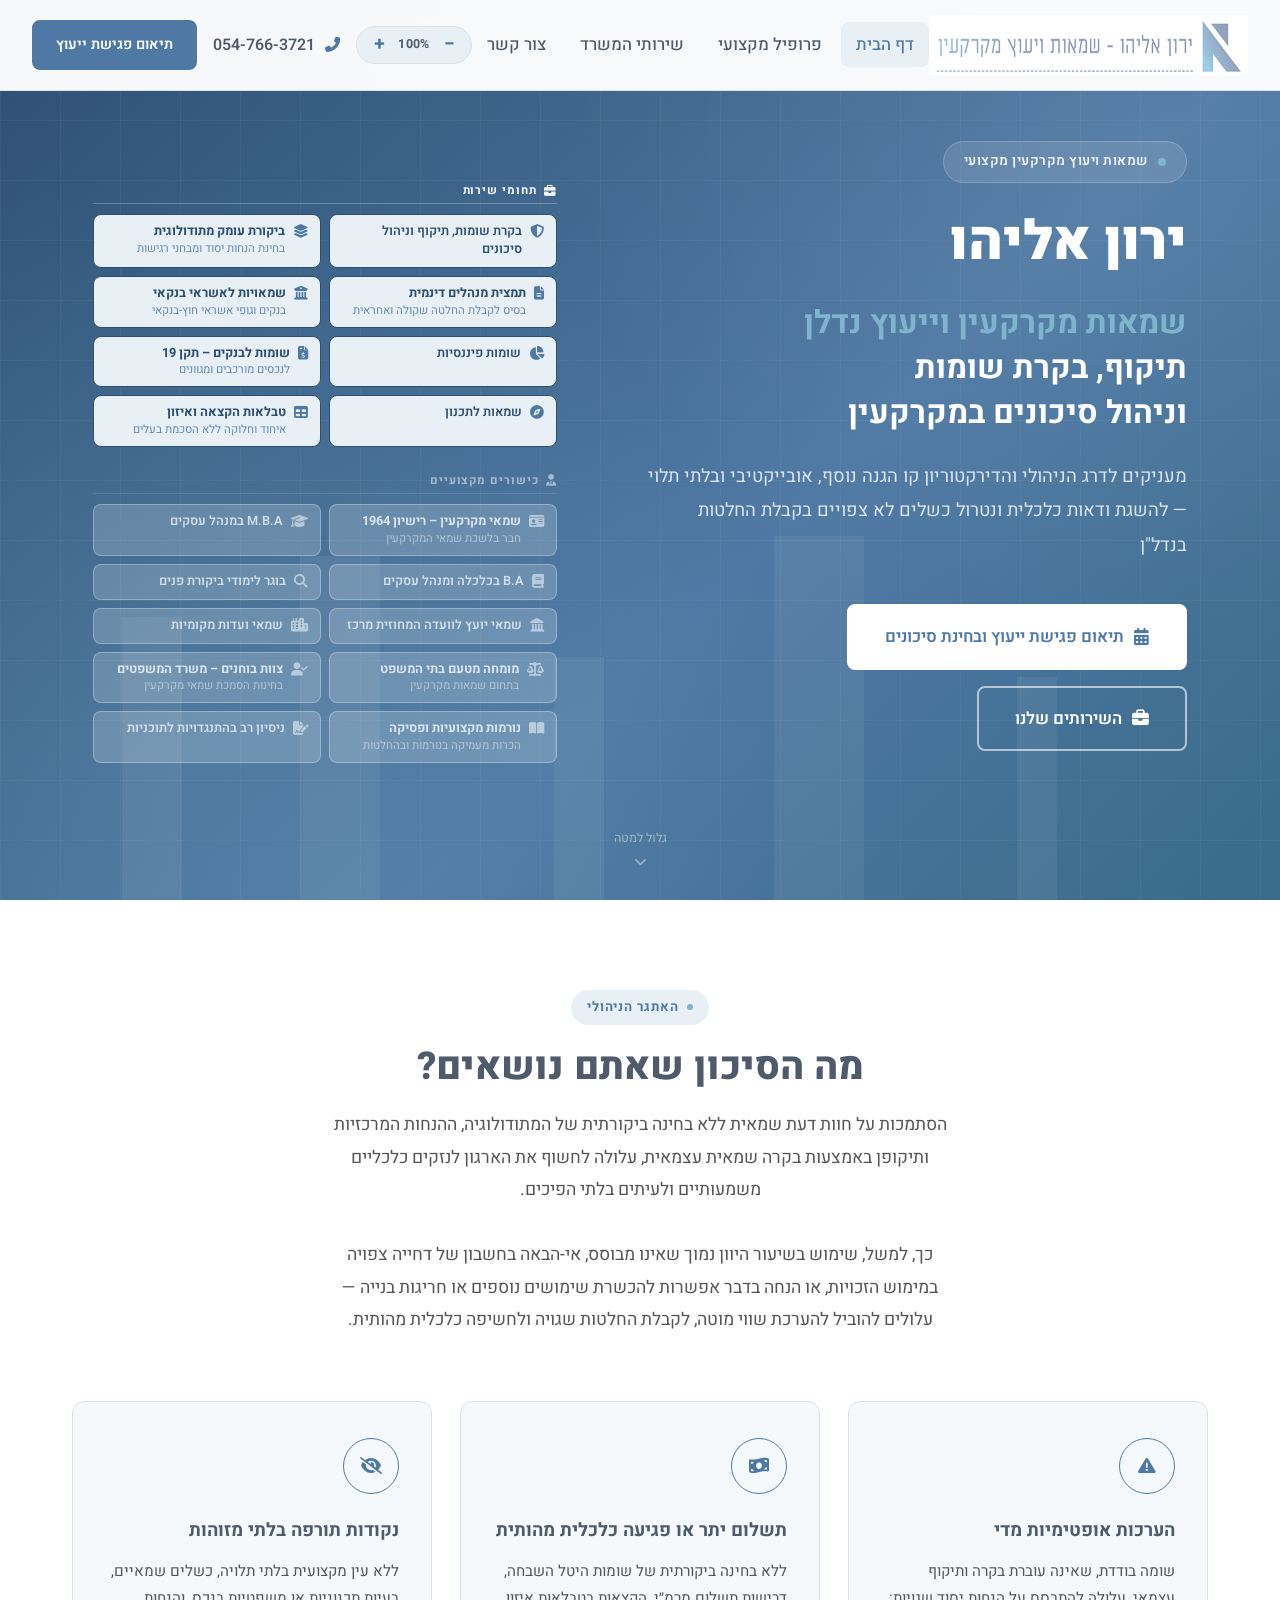
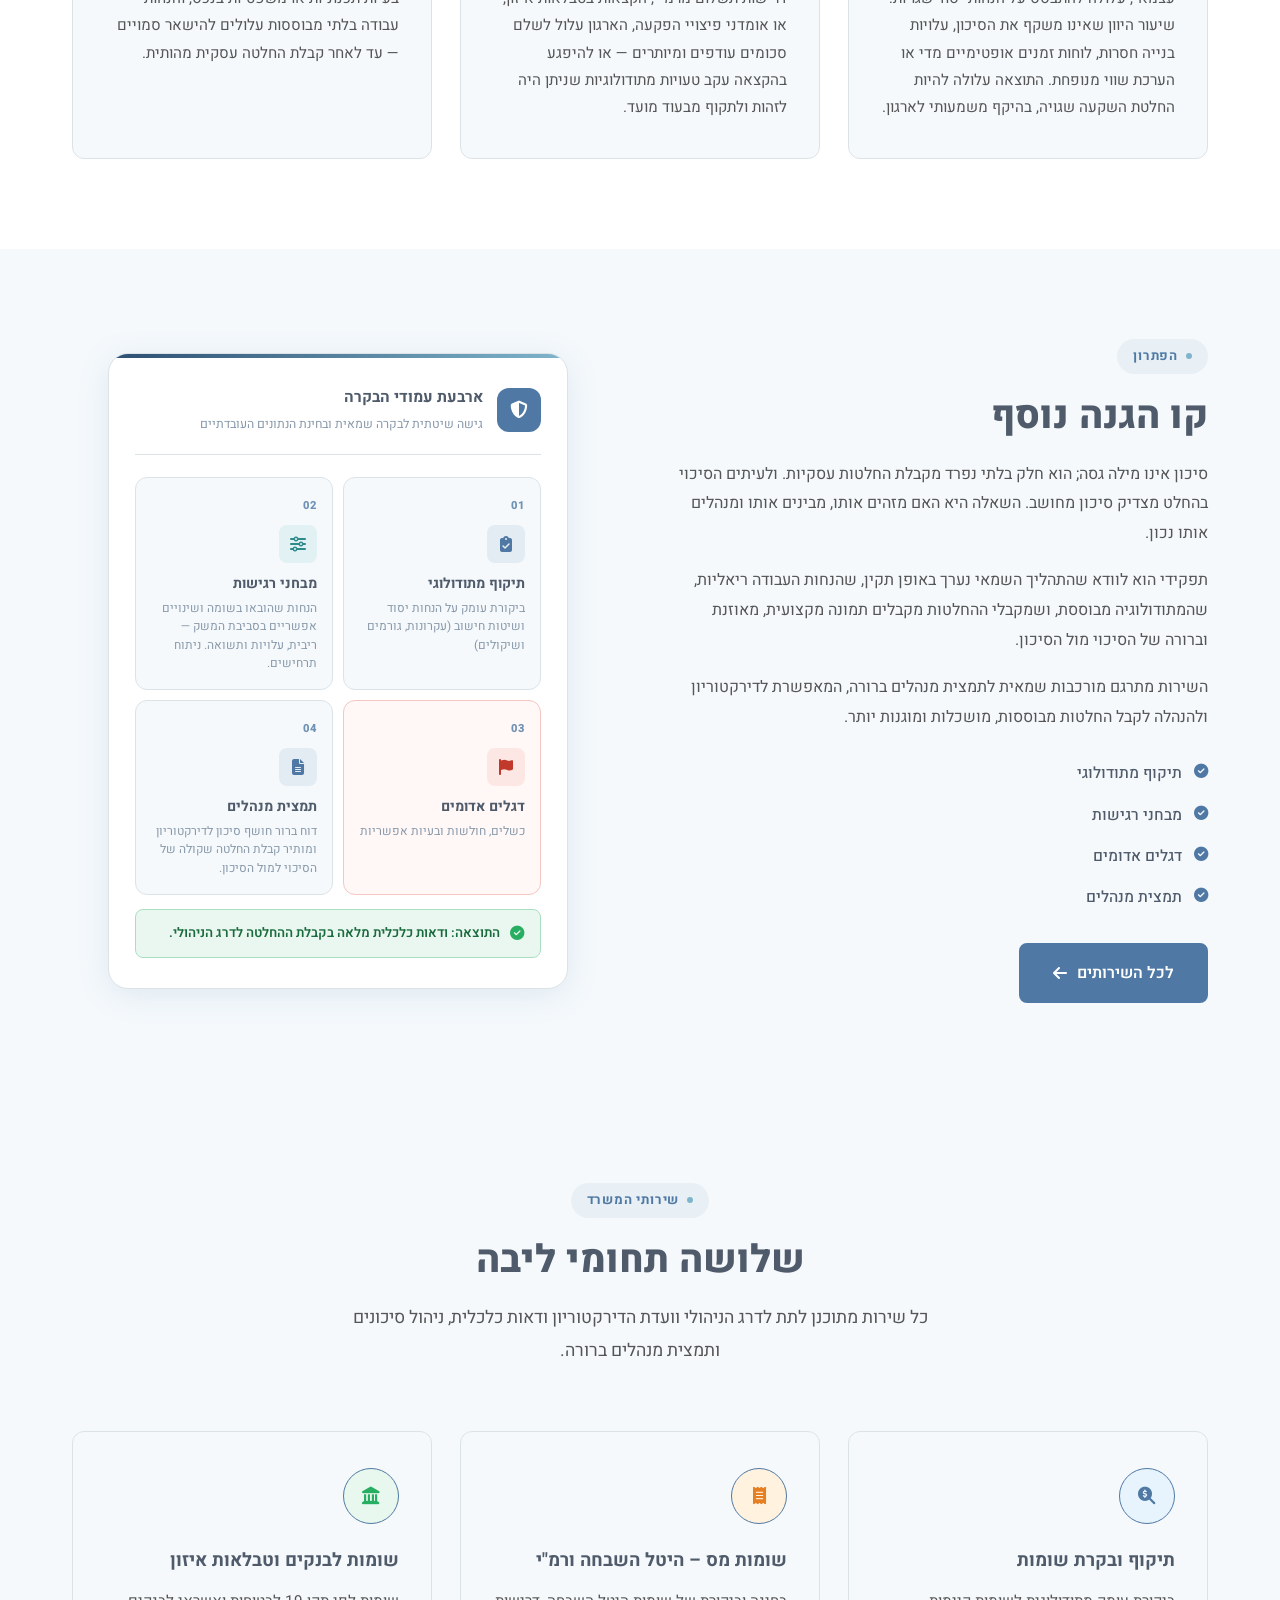
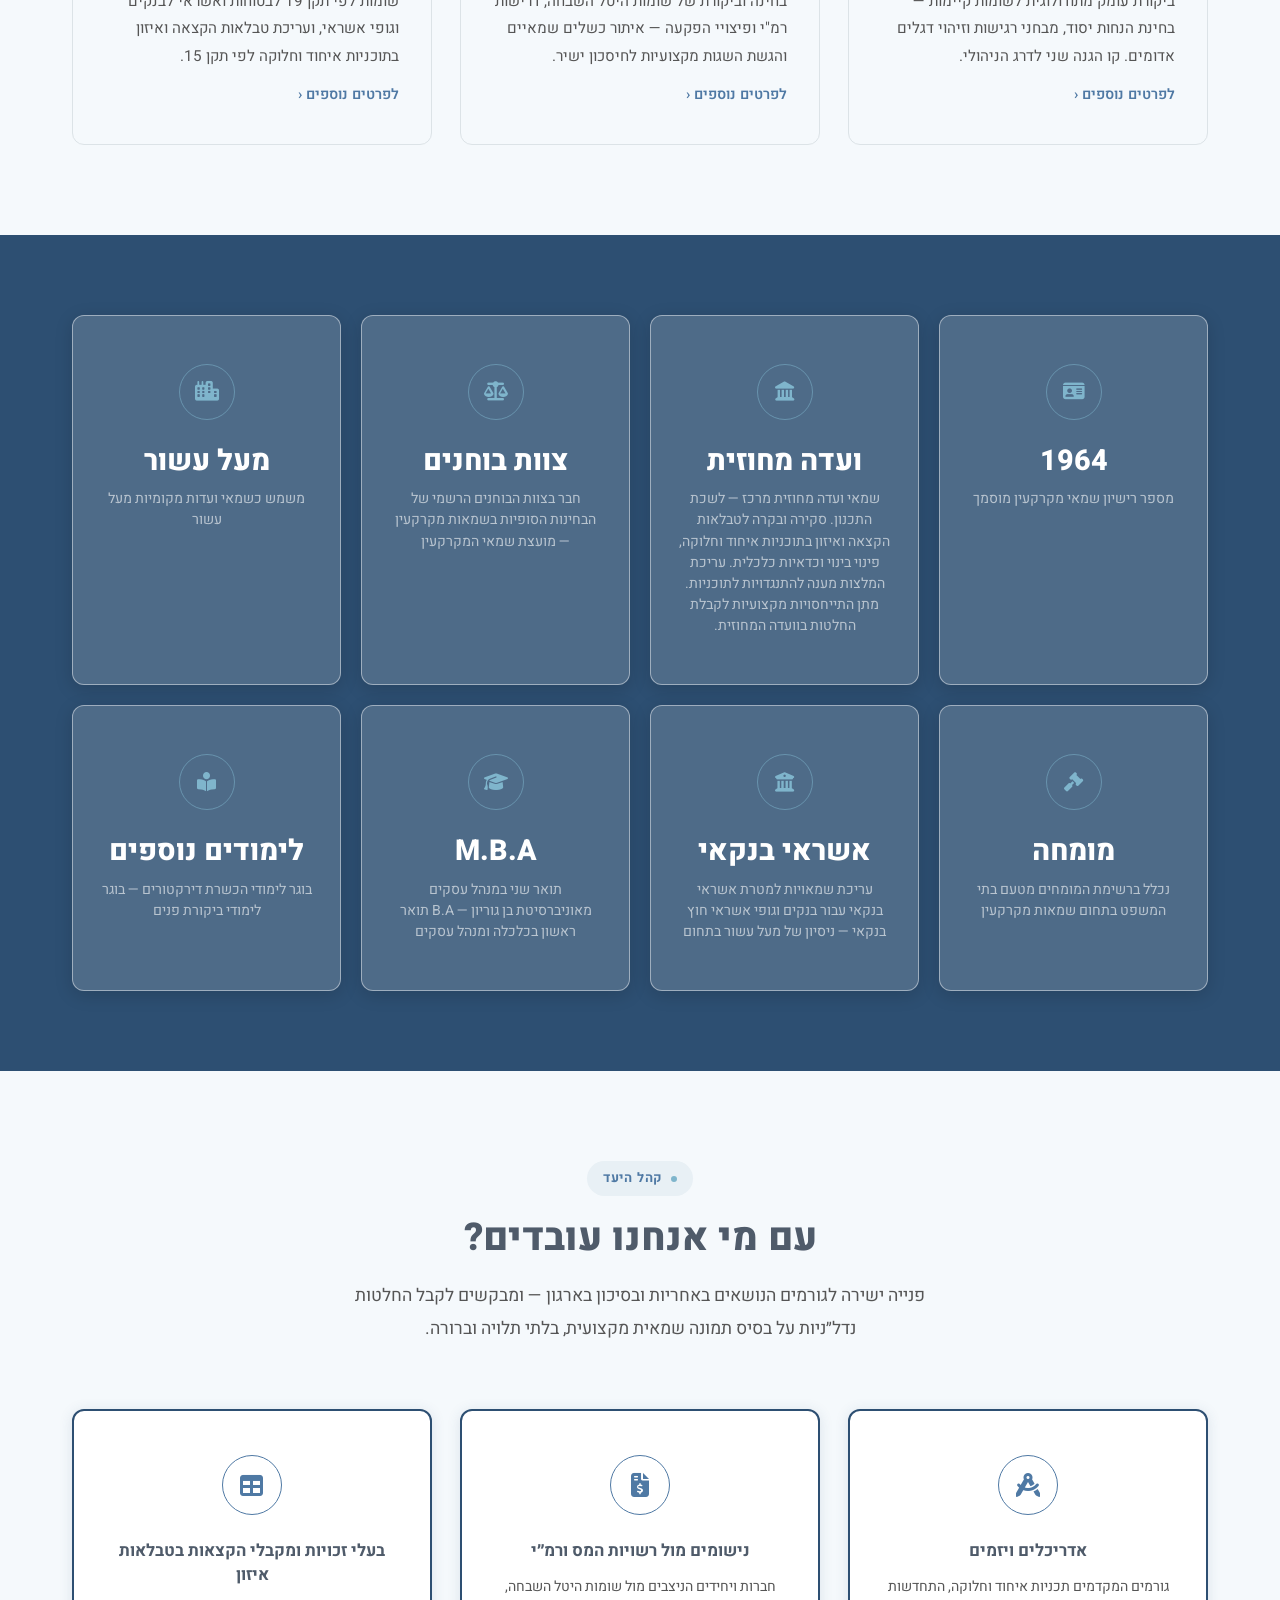
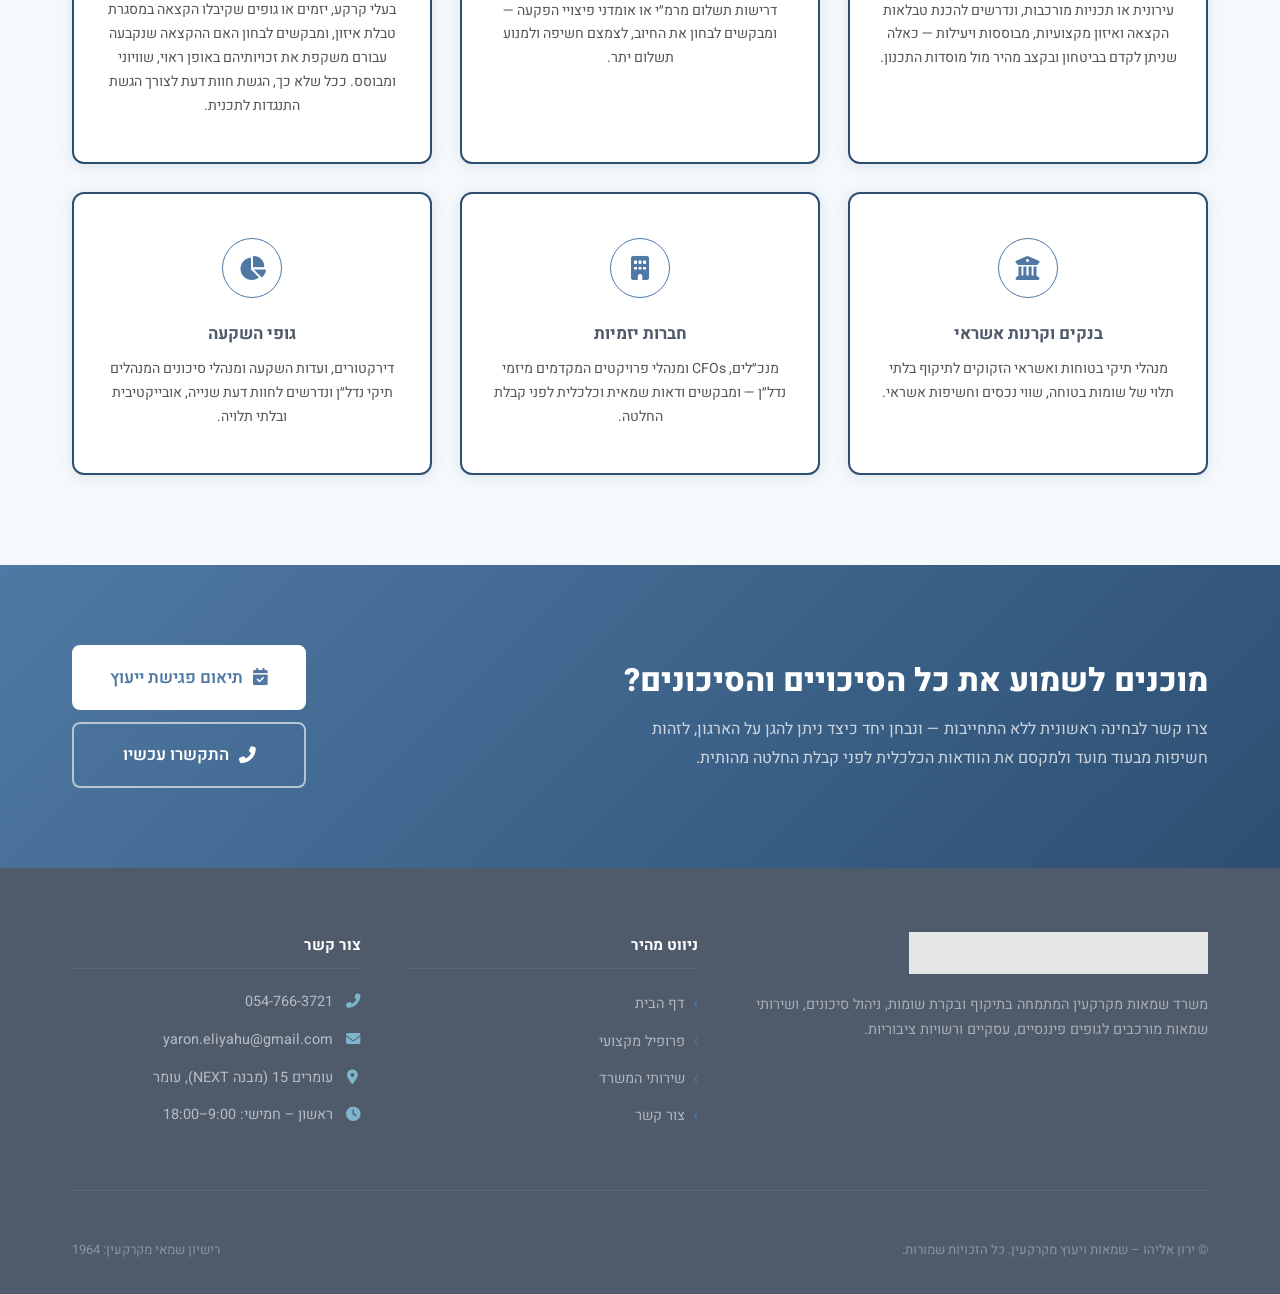
<file: index.html>
<!DOCTYPE html>
<html lang="he" dir="rtl">
<head>
  <meta charset="UTF-8">
  <meta name="viewport" content="width=device-width, initial-scale=1.0">
  <title>ירון אליהו – שמאות ויעוץ מקרקעין | תיקוף ובקרת שומות וניהול סיכונים</title>
  <meta name="description" content="ירון אליהו – שמאי מקרקעין מוסמך. תיקוף ובקרת שומות, ניהול סיכונים, שומות לבנקים ומוסדות פיננסיים. קו הגנה נוסף לדרג הניהולי והדירקטוריון.">
  <link rel="stylesheet" href="style.css">
  <link href="https://fonts.googleapis.com/css2?family=Heebo:wght@300;400;500;600;700;800;900&display=swap" rel="stylesheet">
  <link rel="stylesheet" href="https://cdnjs.cloudflare.com/ajax/libs/font-awesome/6.4.2/css/all.min.css">
</head>
<body>

  <!-- ===== Navigation ===== -->
  <nav class="navbar" id="navbar">
    <div class="container navbar-inner">
      <a href="index.html" class="navbar-logo">
        <img src="LOGO.png" alt="ירון אליהו שמאות ויעוץ מקרקעין">
      </a>
      <ul class="navbar-links">
        <li><a href="index.html" class="active">דף הבית</a></li>
        <li><a href="about.html">פרופיל מקצועי</a></li>
        <li><a href="services.html">שירותי המשרד</a></li>
        <li><a href="contact.html">צור קשר</a></li>
      </ul>
      <div class="navbar-actions">
        <div class="zoom-controls">
          <button class="zoom-btn" id="zoomOut" aria-label="הקטן">−</button>
          <span class="zoom-level" id="zoomLevel">100%</span>
          <button class="zoom-btn" id="zoomIn" aria-label="הגדל">+</button>
        </div>
        <a href="tel:054-766-3721" class="navbar-phone">
          <i class="fas fa-phone-alt"></i>
          054-766-3721
        </a>
        <a href="contact.html" class="btn btn-primary btn-sm">תיאום פגישת ייעוץ</a>
      </div>
      <button class="hamburger" id="hamburger" aria-label="תפריט">
        <span></span><span></span><span></span>
      </button>
    </div>
  </nav>

  <!-- Mobile Menu -->
  <div class="mobile-menu" id="mobileMenu">
    <a href="index.html">דף הבית</a>
    <a href="about.html">פרופיל מקצועי</a>
    <a href="services.html">שירותי המשרד</a>
    <a href="contact.html">צור קשר</a>
    <a href="contact.html" class="btn btn-primary">תיאום פגישת ייעוץ</a>
  </div>

  <!-- ===== Hero Section ===== -->
  <section class="hero">
    <div class="hero-grid"></div>
    <div class="hero-buildings"></div>
    <div class="container hero-inner">

      <!-- Right: Main Content -->
      <div class="hero-content">
        <div class="hero-tag animate-in">
          <span class="dot"></span>
          שמאות ויעוץ מקרקעין מקצועי
        </div>
        <h1 class="hero-title animate-in delay-1">ירון אליהו</h1>
        <h2 class="hero-tagline animate-in delay-2">
          <span class="text-accent">שמאות מקרקעין וייעוץ נדלן</span><br>
          תיקוף, בקרת שומות<br>
          וניהול סיכונים במקרקעין
        </h2>
        <p class="hero-subtitle animate-in delay-3">
          מעניקים לדרג הניהולי והדירקטוריון קו הגנה נוסף, אובייקטיבי ובלתי תלוי — להשגת ודאות כלכלית ונטרול כשלים לא צפויים בקבלת החלטות בנדל"ן
        </p>
        <div class="hero-actions animate-in delay-3">
          <a href="contact.html" class="btn btn-white btn-lg">
            <i class="fas fa-calendar-alt"></i>
            תיאום פגישת ייעוץ ובחינת סיכונים
          </a>
          <a href="services.html" class="btn btn-outline-white btn-lg">
            <i class="fas fa-briefcase"></i>
            השירותים שלנו
          </a>
        </div>
      </div>

      <!-- Left: Credentials Grid -->
      <div class="hero-visual">
        <div class="hero-badges animate-in delay-2">

          <!-- Group: Services (top) -->
          <div class="hero-badge-group">
            <div class="badge-group-label">
              <i class="fas fa-briefcase"></i>
              <span>תחומי שירות</span>
            </div>
            <div class="hero-badge-grid">
              <div class="badge">
                <i class="fas fa-shield-alt"></i>
                <span>בקרת שומות, תיקוף וניהול סיכונים</span>
              </div>
              <div class="badge">
                <i class="fas fa-layer-group"></i>
                <div class="badge-body"><strong>ביקורת עומק מתודולוגית</strong><small>בחינת הנחות יסוד ומבחני רגישות</small></div>
              </div>
              <div class="badge">
                <i class="fas fa-file-lines"></i>
                <div class="badge-body"><strong>תמצית מנהלים דינמית</strong><small>בסיס לקבלת החלטה שקולה ואחראית</small></div>
              </div>
              <div class="badge">
                <i class="fas fa-university"></i>
                <div class="badge-body"><strong>שמאויות לאשראי בנקאי</strong><small>בנקים וגופי אשראי חוץ-בנקאי</small></div>
              </div>
              <div class="badge">
                <i class="fas fa-chart-pie"></i>
                <span>שומות פיננסיות</span>
              </div>
              <div class="badge">
                <i class="fas fa-file-invoice-dollar"></i>
                <div class="badge-body"><strong>שומות לבנקים – תקן 19</strong><small>לנכסים מורכבים ומגוונים</small></div>
              </div>
              <div class="badge">
                <i class="fas fa-compass"></i>
                <span>שמאות לתכנון</span>
              </div>
              <div class="badge">
                <i class="fas fa-table"></i>
                <div class="badge-body"><strong>טבלאות הקצאה ואיזון</strong><small>איחוד וחלוקה ללא הסכמת בעלים</small></div>
              </div>
            </div>
          </div>

          <!-- Group: Credentials (bottom) -->
          <div class="hero-badge-group">
            <div class="badge-group-label badge-group-label--credentials">
              <i class="fas fa-user-tie"></i>
              <span>כישורים מקצועיים</span>
            </div>
            <div class="hero-badge-grid">
              <div class="badge badge--credential">
                <i class="fas fa-id-card"></i>
                <div class="badge-body"><strong>שמאי מקרקעין – רישיון 1964</strong><small>חבר בלשכת שמאי המקרקעין</small></div>
              </div>
              <div class="badge badge--credential">
                <i class="fas fa-graduation-cap"></i>
                <span>M.B.A במנהל עסקים</span>
              </div>
              <div class="badge badge--credential">
                <i class="fas fa-book"></i>
                <span>B.A בכלכלה ומנהל עסקים</span>
              </div>
              <div class="badge badge--credential">
                <i class="fas fa-search"></i>
                <span>בוגר לימודי ביקורת פנים</span>
              </div>
              <div class="badge badge--credential">
                <i class="fas fa-landmark"></i>
                <span>שמאי יועץ לוועדה המחוזית מרכז</span>
              </div>
              <div class="badge badge--credential">
                <i class="fas fa-city"></i>
                <span>שמאי ועדות מקומיות</span>
              </div>
              <div class="badge badge--credential">
                <i class="fas fa-balance-scale"></i>
                <div class="badge-body"><strong>מומחה מטעם בתי המשפט</strong><small>בתחום שמאות מקרקעין</small></div>
              </div>
              <div class="badge badge--credential">
                <i class="fas fa-user-check"></i>
                <div class="badge-body"><strong>צוות בוחנים – משרד המשפטים</strong><small>בחינות הסמכת שמאי מקרקעין</small></div>
              </div>
              <div class="badge badge--credential">
                <i class="fas fa-book-open"></i>
                <div class="badge-body"><strong>נורמות מקצועיות ופסיקה</strong><small>הכרות מעמיקה בנורמות ובהחלטות</small></div>
              </div>
              <div class="badge badge--credential">
                <i class="fas fa-file-signature"></i>
                <span>ניסיון רב בהתנגדויות לתוכניות</span>
              </div>
            </div>
          </div>

        </div>
      </div>

    </div>
    <div class="hero-scroll">
      <div class="scroll-indicator">
        <span>גלול למטה</span>
        <i class="fas fa-chevron-down"></i>
      </div>
    </div>
  </section>

  <!-- ===== Problem Section ===== -->
  <section class="problem-section">
    <div class="container">
      <div class="section-header animate-in">
        <div class="section-tag">האתגר הניהולי</div>
        <h2 class="section-title">מה הסיכון שאתם נושאים?</h2>
        <p class="section-subtitle">הסתמכות על חוות דעת שמאית ללא בחינה ביקורתית של המתודולוגיה, ההנחות המרכזיות ותיקופן באמצעות בקרה שמאית עצמאית, עלולה לחשוף את הארגון לנזקים כלכליים משמעותיים ולעיתים בלתי הפיכים.<br><br>כך, למשל, שימוש בשיעור היוון נמוך שאינו מבוסס, אי-הבאה בחשבון של דחייה צפויה במימוש הזכויות, או הנחה בדבר אפשרות להכשרת שימושים נוספים או חריגות בנייה — עלולים להוביל להערכת שווי מוטה, לקבלת החלטות שגויה ולחשיפה כלכלית מהותית.</p>
      </div>
      <div class="problems-grid">
        <div class="problem-card animate-in delay-1">
          <div class="problem-icon">
            <i class="fas fa-exclamation-triangle"></i>
          </div>
          <h3>הערכות אופטימיות מדי</h3>
          <p>שומה בודדת, שאינה עוברת בקרה ותיקוף עצמאי, עלולה להתבסס על הנחות יסוד שגויות: שיעור היוון שאינו משקף את הסיכון, עלויות בנייה חסרות, לוחות זמנים אופטימיים מדי או הערכת שווי מנופחת. התוצאה עלולה להיות החלטת השקעה שגויה, בהיקף משמעותי לארגון.</p>
        </div>
        <div class="problem-card animate-in delay-2">
          <div class="problem-icon">
            <i class="fas fa-money-bill-wave"></i>
          </div>
          <h3>תשלום יתר או פגיעה כלכלית מהותית</h3>
          <p>ללא בחינה ביקורתית של שומות היטל השבחה, דרישות תשלום מרמ״י, הקצאות בטבלאות איזון, או אומדני פיצויי הפקעה, הארגון עלול לשלם סכומים עודפים ומיותרים — או להיפגע בהקצאה עקב טעויות מתודולוגיות שניתן היה לזהות ולתקוף מבעוד מועד.</p>
        </div>
        <div class="problem-card animate-in delay-3">
          <div class="problem-icon">
            <i class="fas fa-eye-slash"></i>
          </div>
          <h3>נקודות תורפה בלתי מזוהות</h3>
          <p>ללא עין מקצועית בלתי תלויה, כשלים שמאיים, בעיות תכנוניות או משפטיות בנכס, והנחות עבודה בלתי מבוססות עלולים להישאר סמויים — עד לאחר קבלת החלטה עסקית מהותית.</p>
        </div>
      </div>
    </div>
  </section>

  <!-- ===== Solution Section ===== -->
  <section class="solution-section">
    <div class="container">
      <div class="solution-inner">
        <!-- Content -->
        <div class="solution-content animate-in">
          <div class="section-tag">הפתרון</div>
          <h2 class="section-title">קו הגנה נוסף</h2>
          <p class="solution-text">סיכון אינו מילה גסה; הוא חלק בלתי נפרד מקבלת החלטות עסקיות. ולעיתים הסיכוי בהחלט מצדיק סיכון מחושב. השאלה היא האם מזהים אותו, מבינים אותו ומנהלים אותו נכון.</p>
          <p class="solution-text">תפקידי הוא לוודא שהתהליך השמאי נערך באופן תקין, שהנחות העבודה ריאליות, שהמתודולוגיה מבוססת, ושמקבלי ההחלטות מקבלים תמונה מקצועית, מאוזנת וברורה של הסיכוי מול הסיכון.</p>
          <p class="solution-text">השירות מתרגם מורכבות שמאית לתמצית מנהלים ברורה, המאפשרת לדירקטוריון ולהנהלה לקבל החלטות מבוססות, מושכלות ומוגנות יותר.</p>
          <div class="solution-points">
            <div class="solution-point">
              <i class="fas fa-check-circle"></i>
              <span>תיקוף מתודולוגי</span>
            </div>
            <div class="solution-point">
              <i class="fas fa-check-circle"></i>
              <span>מבחני רגישות</span>
            </div>
            <div class="solution-point">
              <i class="fas fa-check-circle"></i>
              <span>דגלים אדומים</span>
            </div>
            <div class="solution-point">
              <i class="fas fa-check-circle"></i>
              <span>תמצית מנהלים</span>
            </div>
          </div>
          <a href="services.html" class="btn btn-primary">
            לכל השירותים
            <i class="fas fa-arrow-left"></i>
          </a>
        </div>

        <!-- Visual Diagram -->
        <div class="solution-visual animate-in delay-2">
          <div class="method-showcase">

            <div class="ms-header">
              <div class="ms-header-icon"><i class="fas fa-shield-alt"></i></div>
              <div>
                <div class="ms-title">ארבעת עמודי הבקרה</div>
                <div class="ms-subtitle">גישה שיטתית לבקרה שמאית ובחינת הנתונים העובדתיים</div>
              </div>
            </div>

            <div class="ms-grid">
              <div class="ms-item">
                <div class="ms-item-num">01</div>
                <div class="ms-item-icon-wrap ms-icon-blue"><i class="fas fa-clipboard-check"></i></div>
                <div class="ms-item-title">תיקוף מתודולוגי</div>
                <div class="ms-item-desc">ביקורת עומק על הנחות יסוד ושיטות חישוב (עקרונות, גורמים ושיקולים)</div>
              </div>
              <div class="ms-item">
                <div class="ms-item-num">02</div>
                <div class="ms-item-icon-wrap ms-icon-teal"><i class="fas fa-sliders"></i></div>
                <div class="ms-item-title">מבחני רגישות</div>
                <div class="ms-item-desc">הנחות שהובאו בשומה ושינויים אפשריים בסביבת המשק — ריבית, עלויות ותשואה. ניתוח תרחישים.</div>
              </div>
              <div class="ms-item ms-item-alert">
                <div class="ms-item-num">03</div>
                <div class="ms-item-icon-wrap ms-icon-red"><i class="fas fa-flag"></i></div>
                <div class="ms-item-title">דגלים אדומים</div>
                <div class="ms-item-desc">כשלים, חולשות ובעיות אפשריות</div>
              </div>
              <div class="ms-item">
                <div class="ms-item-num">04</div>
                <div class="ms-item-icon-wrap ms-icon-blue"><i class="fas fa-file-lines"></i></div>
                <div class="ms-item-title">תמצית מנהלים</div>
                <div class="ms-item-desc">דוח ברור חושף סיכון לדירקטוריון ומותיר קבלת החלטה שקולה של הסיכוי למול הסיכון.</div>
              </div>
            </div>

            <div class="ms-footer">
              <i class="fas fa-check-circle"></i>
              <span>התוצאה: ודאות כלכלית מלאה בקבלת ההחלטה לדרג הניהולי.</span>
            </div>

          </div>
        </div>
      </div>
    </div>
  </section>

  <!-- ===== Services Section ===== -->
  <section class="services-intro" style="background:var(--bg-light);">
    <div class="container">
      <div class="section-header animate-in">
        <div class="section-tag">שירותי המשרד</div>
        <h2 class="section-title">שלושה תחומי ליבה</h2>
        <p class="section-subtitle">כל שירות מתוכנן לתת לדרג הניהולי וועדת הדירקטוריון ודאות כלכלית, ניהול סיכונים ותמצית מנהלים ברורה.</p>
      </div>
      <div class="problems-grid">
        <a href="services.html#service1" class="problem-card animate-in delay-1" style="text-decoration:none; cursor:pointer; display:block;">
          <div class="problem-icon" style="background:#E8F4FD; color:var(--primary-dark);">
            <i class="fas fa-search-dollar"></i>
          </div>
          <h3>תיקוף ובקרת שומות</h3>
          <p>ביקורת עומק מתודולוגית לשומות קיימות — בחינת הנחות יסוד, מבחני רגישות וזיהוי דגלים אדומים. קו הגנה שני לדרג הניהולי.</p>
          <p style="margin-top:12px; font-weight:600; color:var(--primary-dark); font-size:0.9rem;">לפרטים נוספים ‹</p>
        </a>
        <a href="services.html#service2" class="problem-card animate-in delay-2" style="text-decoration:none; cursor:pointer; display:block;">
          <div class="problem-icon" style="background:#FFF3E0; color:#E67E22;">
            <i class="fas fa-receipt"></i>
          </div>
          <h3>שומות מס – היטל השבחה ורמ"י</h3>
          <p>בחינה וביקורת של שומות היטל השבחה, דרישות רמ"י ופיצויי הפקעה — איתור כשלים שמאיים והגשת השגות מקצועיות לחיסכון ישיר.</p>
          <p style="margin-top:12px; font-weight:600; color:var(--primary-dark); font-size:0.9rem;">לפרטים נוספים ‹</p>
        </a>
        <a href="services.html#service3" class="problem-card animate-in delay-3" style="text-decoration:none; cursor:pointer; display:block;">
          <div class="problem-icon" style="background:#E8F8EF; color:#27AE60;">
            <i class="fas fa-landmark"></i>
          </div>
          <h3>שומות לבנקים וטבלאות איזון</h3>
          <p>שומות לפי תקן 19 לבטוחות ואשראי לבנקים וגופי אשראי, ועריכת טבלאות הקצאה ואיזון בתוכניות איחוד וחלוקה לפי תקן 15.</p>
          <p style="margin-top:12px; font-weight:600; color:var(--primary-dark); font-size:0.9rem;">לפרטים נוספים ‹</p>
        </a>
      </div>
    </div>
  </section>

  <!-- ===== Stats Section ===== -->
  <section class="stats-section">
    <div class="container">
      <div class="stats-grid stats-grid--wide">
        <div class="stat-item animate-in">
          <div class="stat-icon">
            <i class="fas fa-id-card"></i>
          </div>
          <div class="stat-number">1964</div>
          <div class="stat-label">מספר רישיון שמאי מקרקעין מוסמך</div>
        </div>
        <div class="stat-item animate-in delay-1">
          <div class="stat-icon">
            <i class="fas fa-landmark"></i>
          </div>
          <div class="stat-number">ועדה מחוזית</div>
          <div class="stat-label">שמאי ועדה מחוזית מרכז — לשכת התכנון. סקירה ובקרה לטבלאות הקצאה ואיזון בתוכניות איחוד וחלוקה, פינוי בינוי וכדאיות כלכלית. עריכת המלצות מענה להתנגדויות לתוכניות. מתן התייחסויות מקצועיות לקבלת החלטות בוועדה המחוזית.</div>
        </div>
        <div class="stat-item animate-in delay-2">
          <div class="stat-icon">
            <i class="fas fa-balance-scale"></i>
          </div>
          <div class="stat-number">צוות בוחנים</div>
          <div class="stat-label">חבר בצוות הבוחנים הרשמי של הבחינות הסופיות בשמאות מקרקעין — מועצת שמאי המקרקעין</div>
        </div>
        <div class="stat-item animate-in delay-3">
          <div class="stat-icon">
            <i class="fas fa-city"></i>
          </div>
          <div class="stat-number">מעל עשור</div>
          <div class="stat-label">משמש כשמאי ועדות מקומיות מעל עשור</div>
        </div>
        <div class="stat-item animate-in">
          <div class="stat-icon">
            <i class="fas fa-gavel"></i>
          </div>
          <div class="stat-number">מומחה</div>
          <div class="stat-label">נכלל ברשימת המומחים מטעם בתי המשפט בתחום שמאות מקרקעין</div>
        </div>
        <div class="stat-item animate-in delay-1">
          <div class="stat-icon">
            <i class="fas fa-university"></i>
          </div>
          <div class="stat-number">אשראי בנקאי</div>
          <div class="stat-label">עריכת שמאויות למטרת אשראי בנקאי עבור בנקים וגופי אשראי חוץ בנקאי — ניסיון של מעל עשור בתחום</div>
        </div>
        <div class="stat-item animate-in delay-2">
          <div class="stat-icon">
            <i class="fas fa-graduation-cap"></i>
          </div>
          <div class="stat-number">M.B.A</div>
          <div class="stat-label">תואר שני במנהל עסקים מאוניברסיטת בן גוריון — B.A תואר ראשון בכלכלה ומנהל עסקים</div>
        </div>
        <div class="stat-item animate-in delay-3">
          <div class="stat-icon">
            <i class="fas fa-book-reader"></i>
          </div>
          <div class="stat-number">לימודים נוספים</div>
          <div class="stat-label">בוגר לימודי הכשרת דירקטורים — בוגר לימודי ביקורת פנים</div>
        </div>
      </div>
    </div>
  </section>

  <!-- ===== Audience Section ===== -->
  <section class="audience-section">
    <div class="container">
      <div class="section-header animate-in">
        <div class="section-tag">קהל היעד</div>
        <h2 class="section-title">עם מי אנחנו עובדים?</h2>
        <p class="section-subtitle">פנייה ישירה לגורמים הנושאים באחריות ובסיכון בארגון — ומבקשים לקבל החלטות נדל״ניות על בסיס תמונה שמאית מקצועית, בלתי תלויה וברורה.</p>
      </div>
      <div class="audience-grid">
        <div class="audience-card animate-in delay-1">
          <i class="fas fa-drafting-compass"></i>
          <h3>אדריכלים ויזמים</h3>
          <p>גורמים המקדמים תכניות איחוד וחלוקה, התחדשות עירונית או תכניות מורכבות, ונדרשים להכנת טבלאות הקצאה ואיזון מקצועיות, מבוססות ויעילות — כאלה שניתן לקדם בביטחון ובקצב מהיר מול מוסדות התכנון.</p>
        </div>
        <div class="audience-card animate-in delay-2">
          <i class="fas fa-file-invoice-dollar"></i>
          <h3>נישומים מול רשויות המס ורמ״י</h3>
          <p>חברות ויחידים הניצבים מול שומות היטל השבחה, דרישות תשלום מרמ״י או אומדני פיצויי הפקעה — ומבקשים לבחון את החיוב, לצמצם חשיפה ולמנוע תשלום יתר.</p>
        </div>
        <div class="audience-card animate-in delay-3">
          <i class="fas fa-table"></i>
          <h3>בעלי זכויות ומקבלי הקצאות בטבלאות איזון</h3>
          <p>בעלי קרקע, יזמים או גופים שקיבלו הקצאה במסגרת טבלת איזון, ומבקשים לבחון האם ההקצאה שנקבעה עבורם משקפת את זכויותיהם באופן ראוי, שוויוני ומבוסס. ככל שלא כך, הגשת חוות דעת לצורך הגשת התנגדות לתכנית.</p>
        </div>
        <div class="audience-card animate-in delay-4">
          <i class="fas fa-university"></i>
          <h3>בנקים וקרנות אשראי</h3>
          <p>מנהלי תיקי בטוחות ואשראי הזקוקים לתיקוף בלתי תלוי של שומות בטוחה, שווי נכסים וחשיפות אשראי.</p>
        </div>
        <div class="audience-card animate-in delay-5">
          <i class="fas fa-building"></i>
          <h3>חברות יזמיות</h3>
          <p>מנכ״לים, CFOs ומנהלי פרויקטים המקדמים מיזמי נדל״ן — ומבקשים ודאות שמאית וכלכלית לפני קבלת החלטה.</p>
        </div>
        <div class="audience-card animate-in delay-6">
          <i class="fas fa-chart-pie"></i>
          <h3>גופי השקעה</h3>
          <p>דירקטורים, ועדות השקעה ומנהלי סיכונים המנהלים תיקי נדל״ן ונדרשים לחוות דעת שנייה, אובייקטיבית ובלתי תלויה.</p>
        </div>
      </div>
    </div>
  </section>

  <!-- ===== CTA Section ===== -->
  <section class="cta-section">
    <div class="container">
      <div class="cta-inner animate-in">
        <div class="cta-content">
          <h2>מוכנים לשמוע את כל הסיכויים והסיכונים?</h2>
          <p>צרו קשר לבחינה ראשונית ללא התחייבות — ונבחן יחד כיצד ניתן להגן על הארגון, לזהות חשיפות מבעוד מועד ולמקסם את הוודאות הכלכלית לפני קבלת החלטה מהותית.</p>
        </div>
        <div class="cta-actions">
          <a href="contact.html" class="btn btn-white btn-lg">
            <i class="fas fa-calendar-check"></i>
            תיאום פגישת ייעוץ
          </a>
          <a href="tel:054-766-3721" class="btn btn-outline-white btn-lg">
            <i class="fas fa-phone-alt"></i>
            התקשרו עכשיו
          </a>
        </div>
      </div>
    </div>
  </section>

  <!-- ===== Footer ===== -->
  <footer class="footer">
    <div class="container">
      <div class="footer-top">
        <div class="footer-brand">
          <img src="LOGO.png" alt="ירון אליהו שמאות מקרקעין">
          <p>משרד שמאות מקרקעין המתמחה בתיקוף ובקרת שומות, ניהול סיכונים, ושירותי שמאות מורכבים לגופים פיננסיים, עסקיים ורשויות ציבוריות.</p>
        </div>
        <div class="footer-col">
          <h4>ניווט מהיר</h4>
          <ul>
            <li><a href="index.html">דף הבית</a></li>
            <li><a href="about.html">פרופיל מקצועי</a></li>
            <li><a href="services.html">שירותי המשרד</a></li>
            <li><a href="contact.html">צור קשר</a></li>
          </ul>
        </div>
        <div class="footer-col">
          <h4>צור קשר</h4>
          <div class="footer-contact-item">
            <i class="fas fa-phone-alt"></i>
            <span>054-766-3721</span>
          </div>
          <div class="footer-contact-item">
            <i class="fas fa-envelope"></i>
            <span>yaron.eliyahu@gmail.com</span>
          </div>
          <div class="footer-contact-item">
            <i class="fas fa-map-marker-alt"></i>
            <span>עומרים 15 (מבנה NEXT), עומר</span>
          </div>
          <div class="footer-contact-item">
            <i class="fas fa-clock"></i>
            <span>ראשון – חמישי: 9:00–18:00</span>
          </div>
        </div>
      </div>
      <div class="footer-bottom">
        <span>© ירון אליהו – שמאות ויעוץ מקרקעין. כל הזכויות שמורות.</span>
        <span>רישיון שמאי מקרקעין: 1964</span>
      </div>
    </div>
  </footer>

  <script src="script.js"></script>
</body>
</html>
</file>
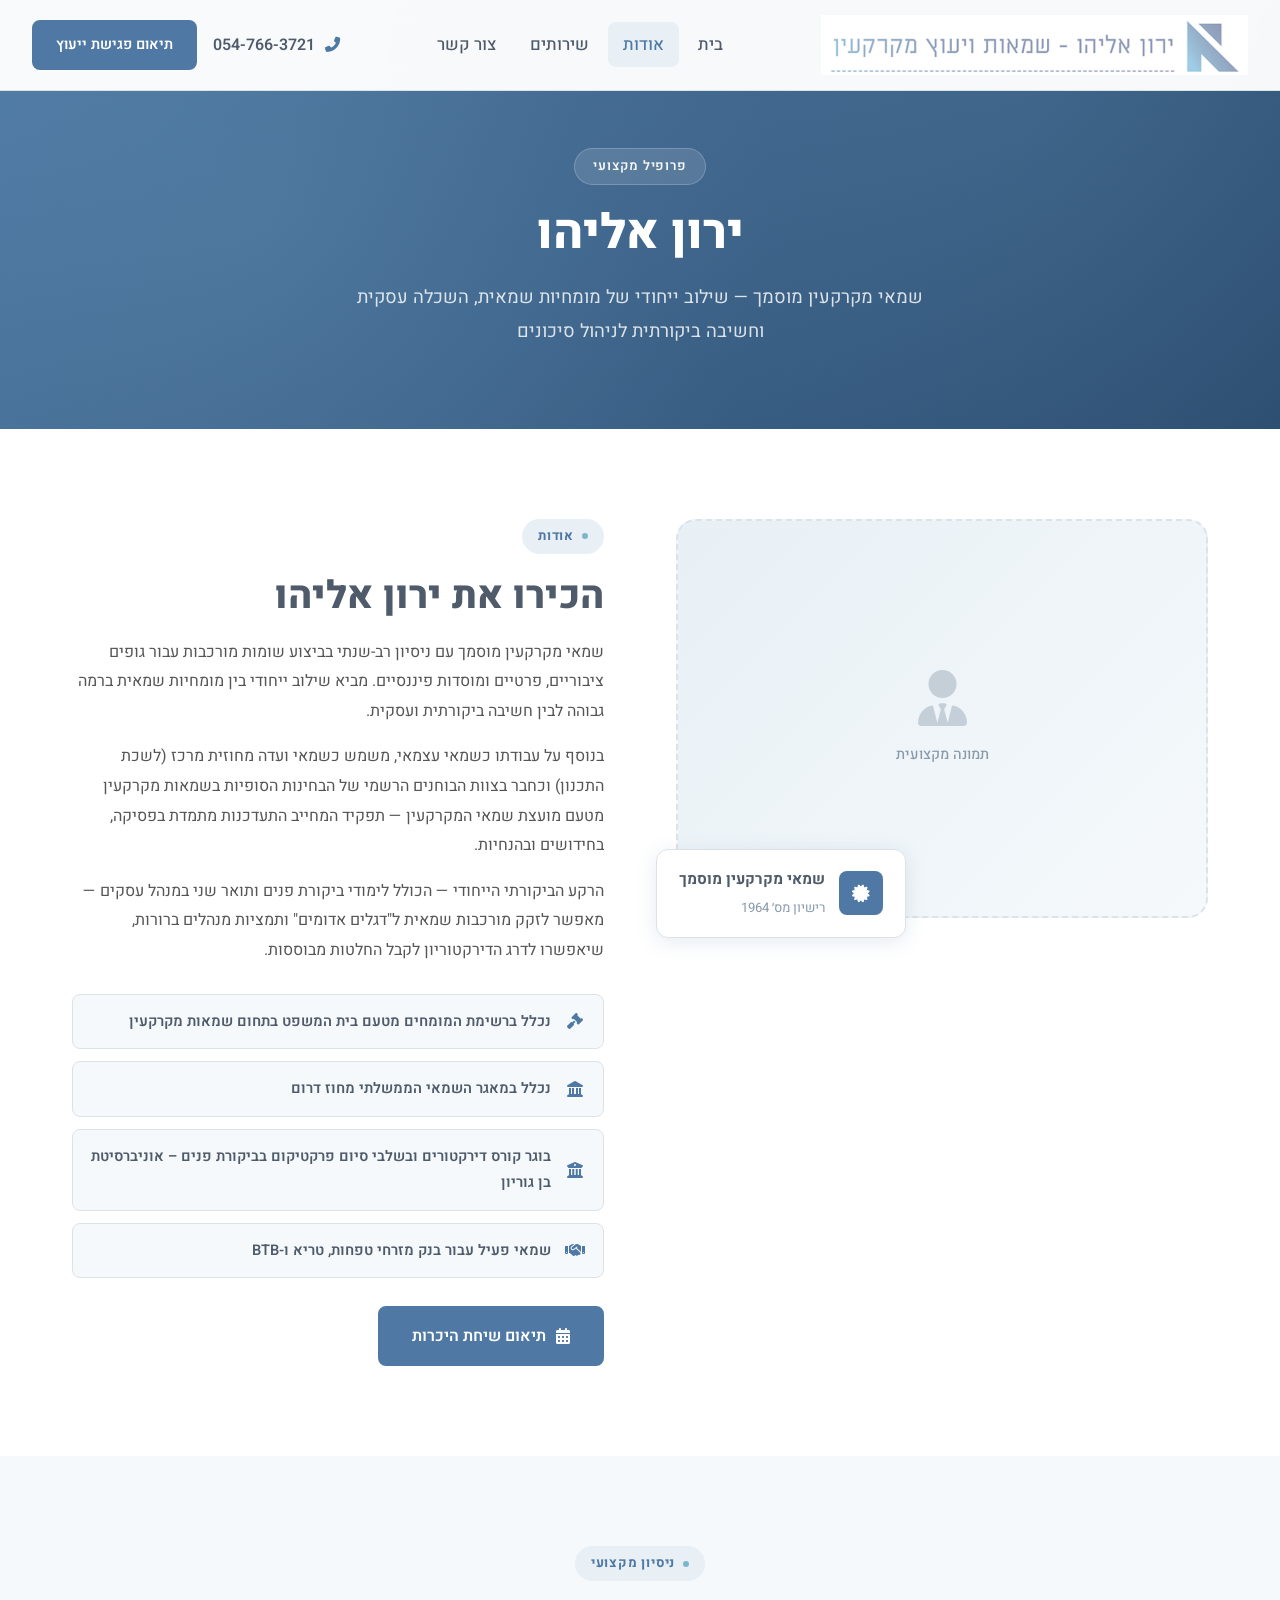
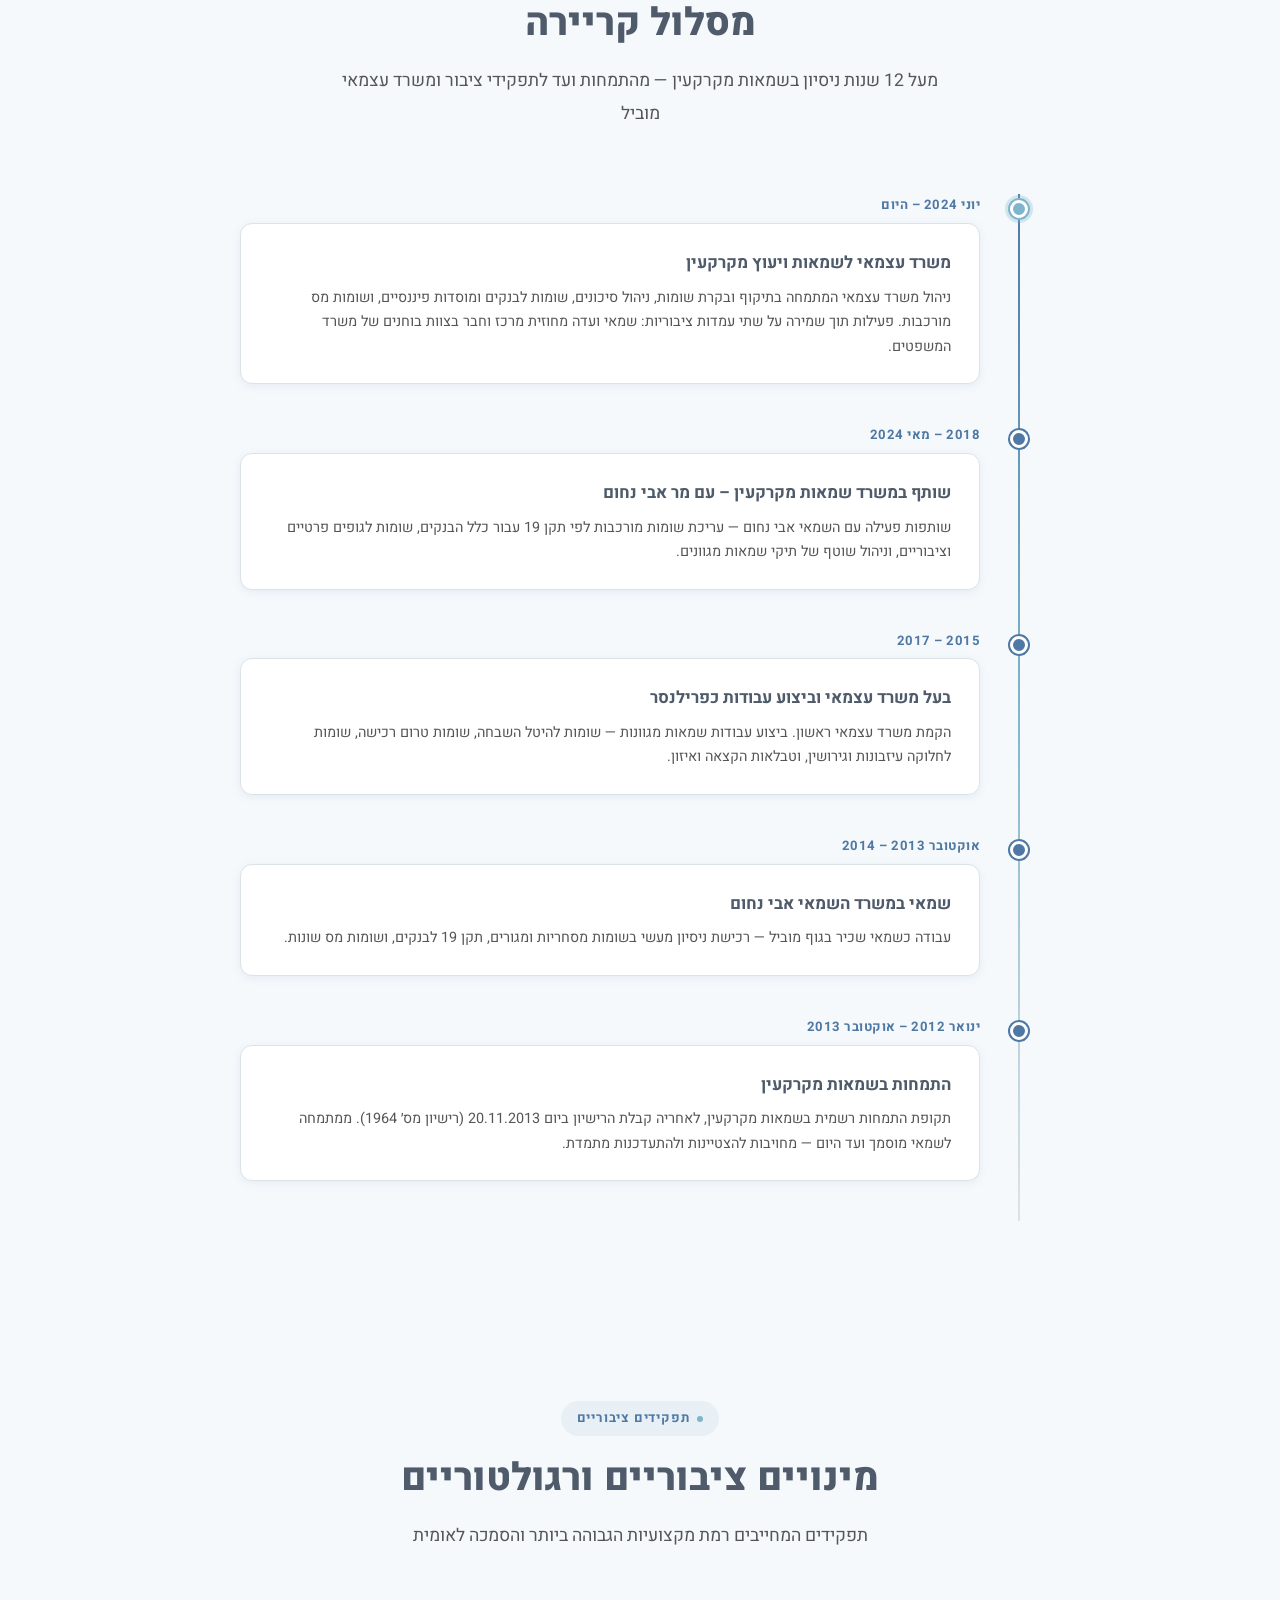
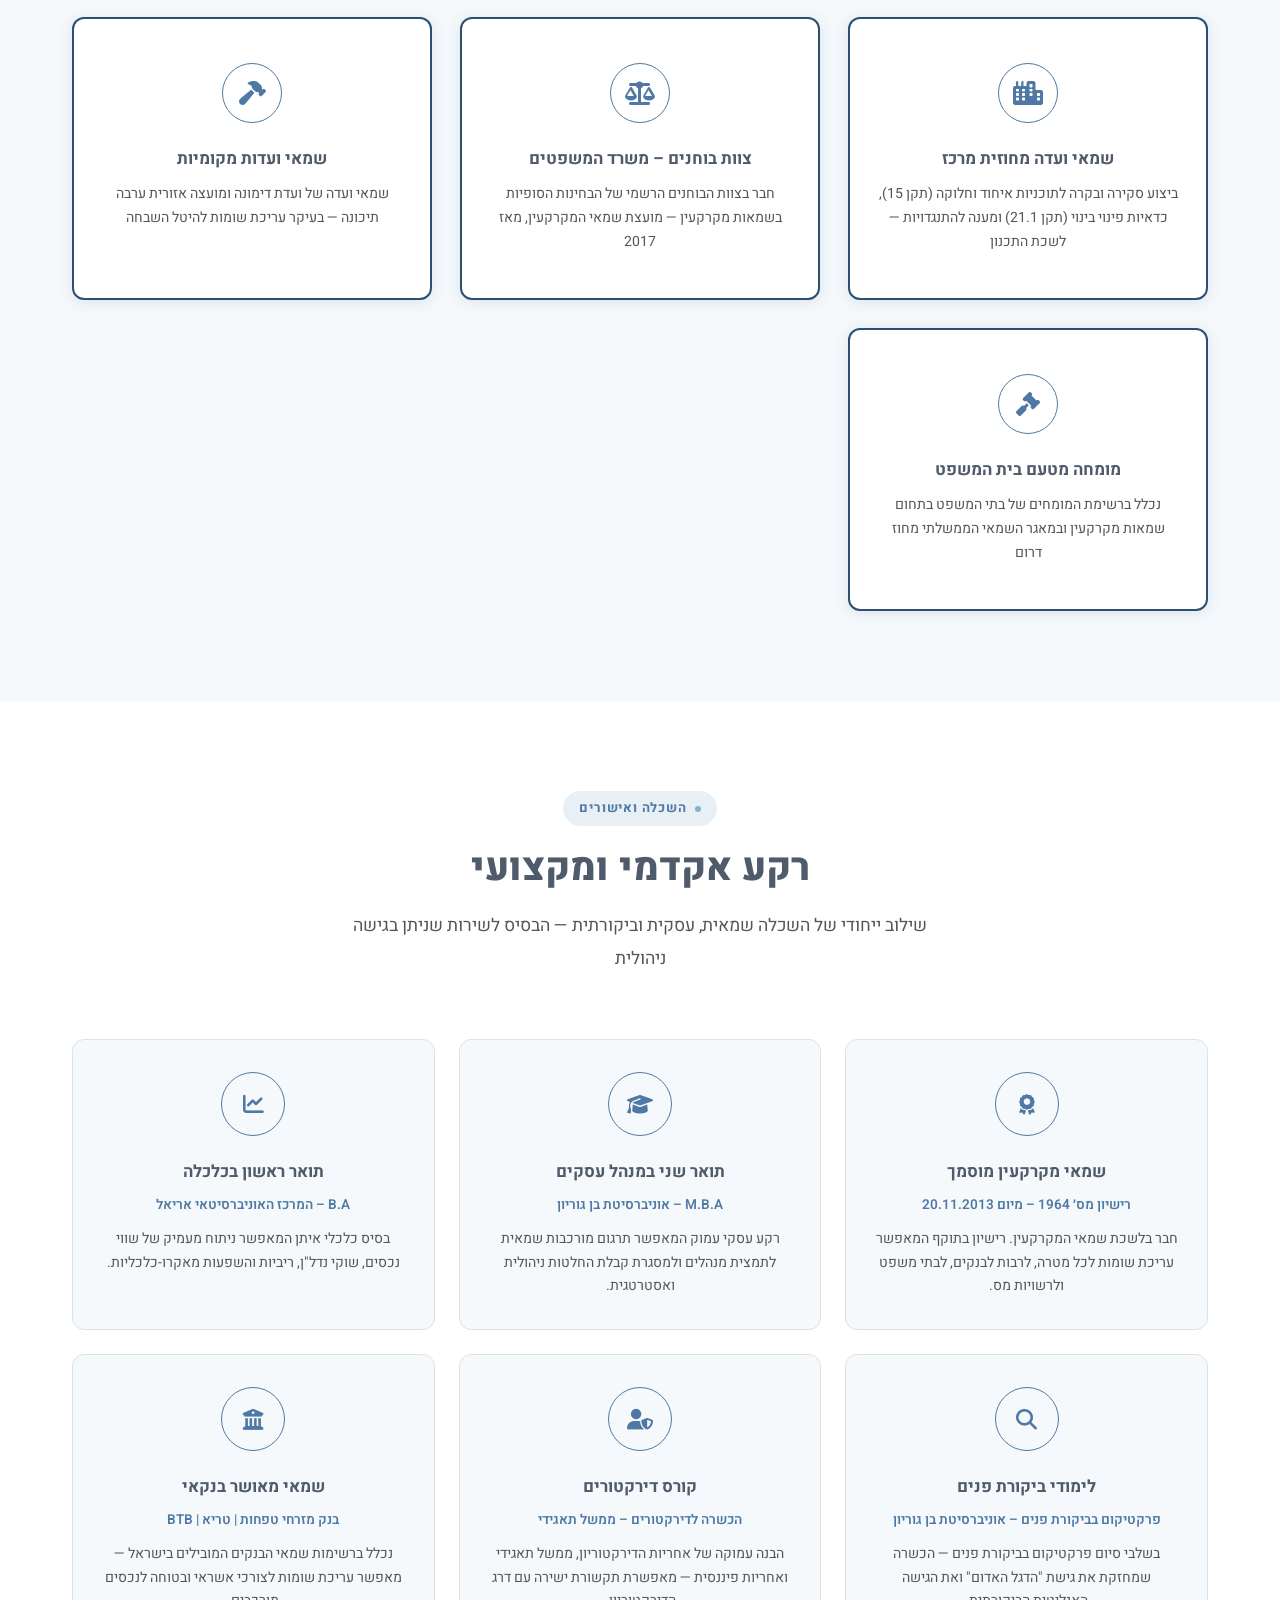
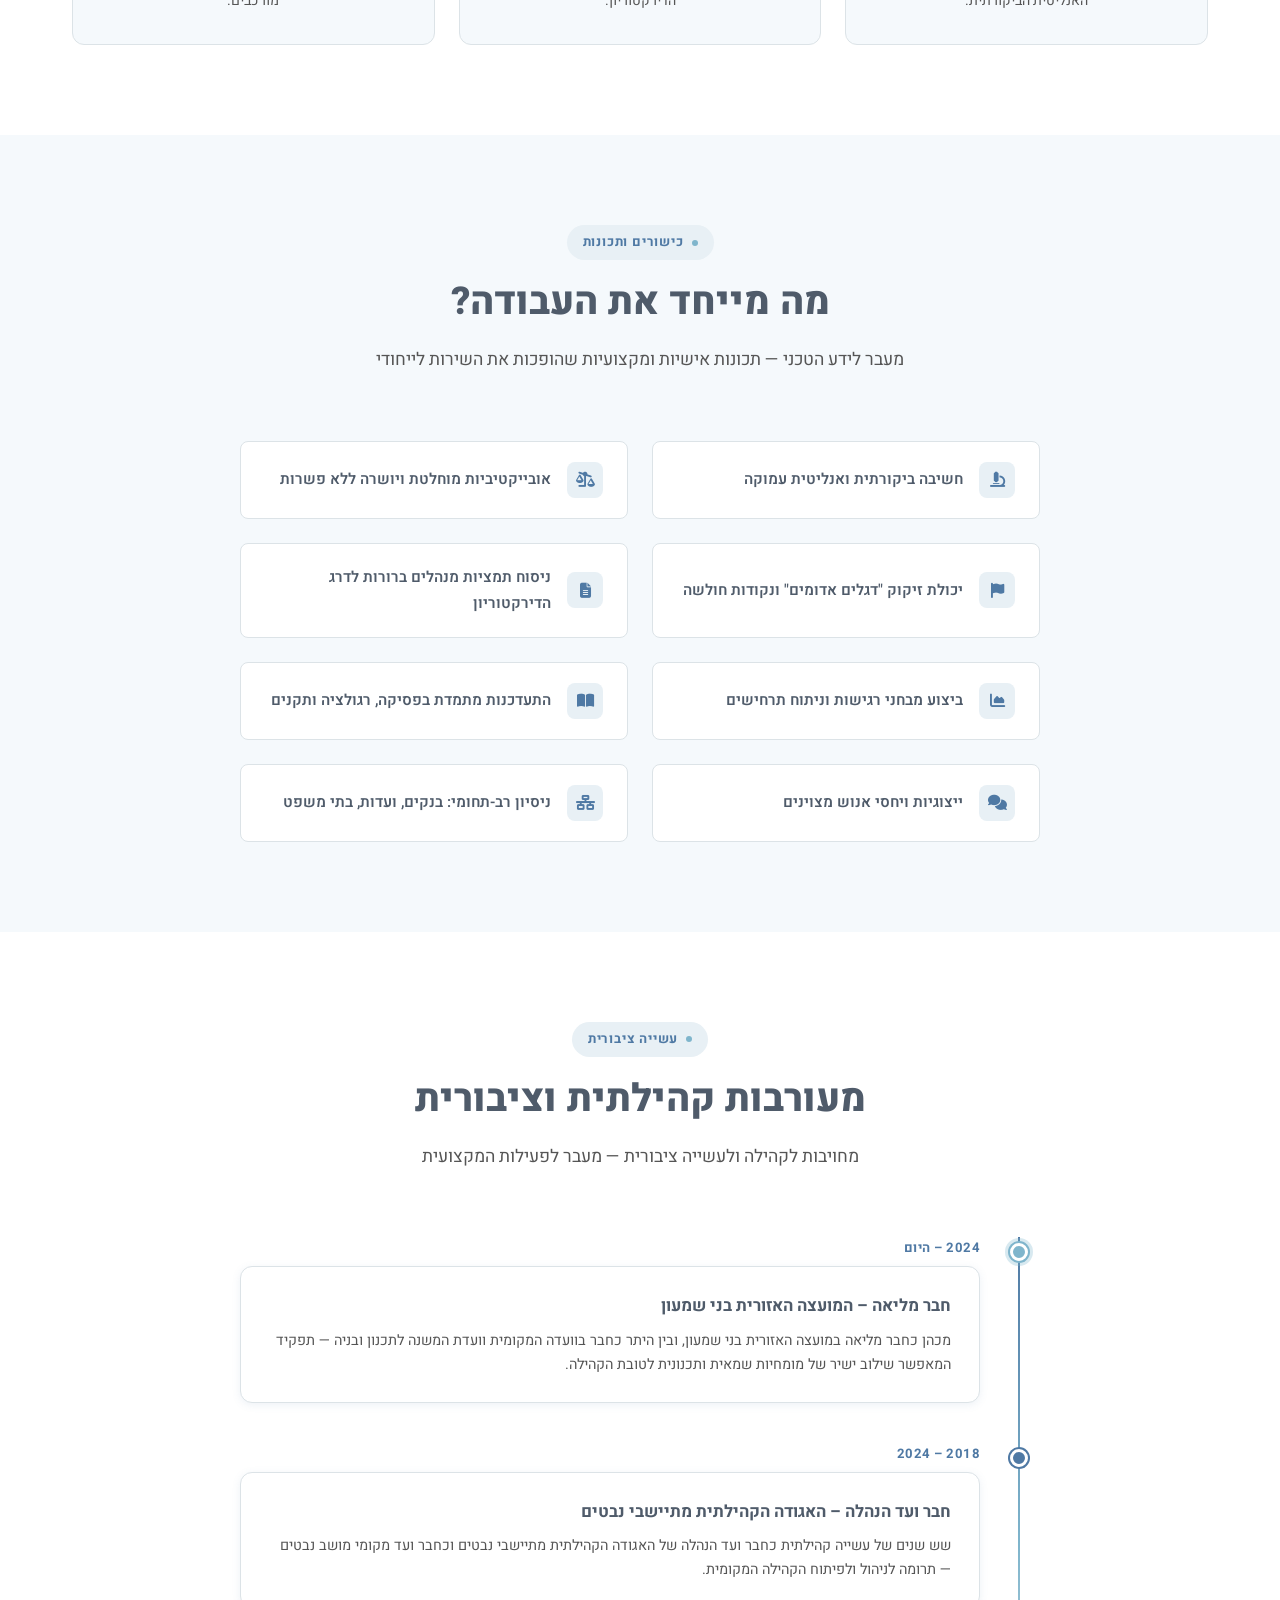
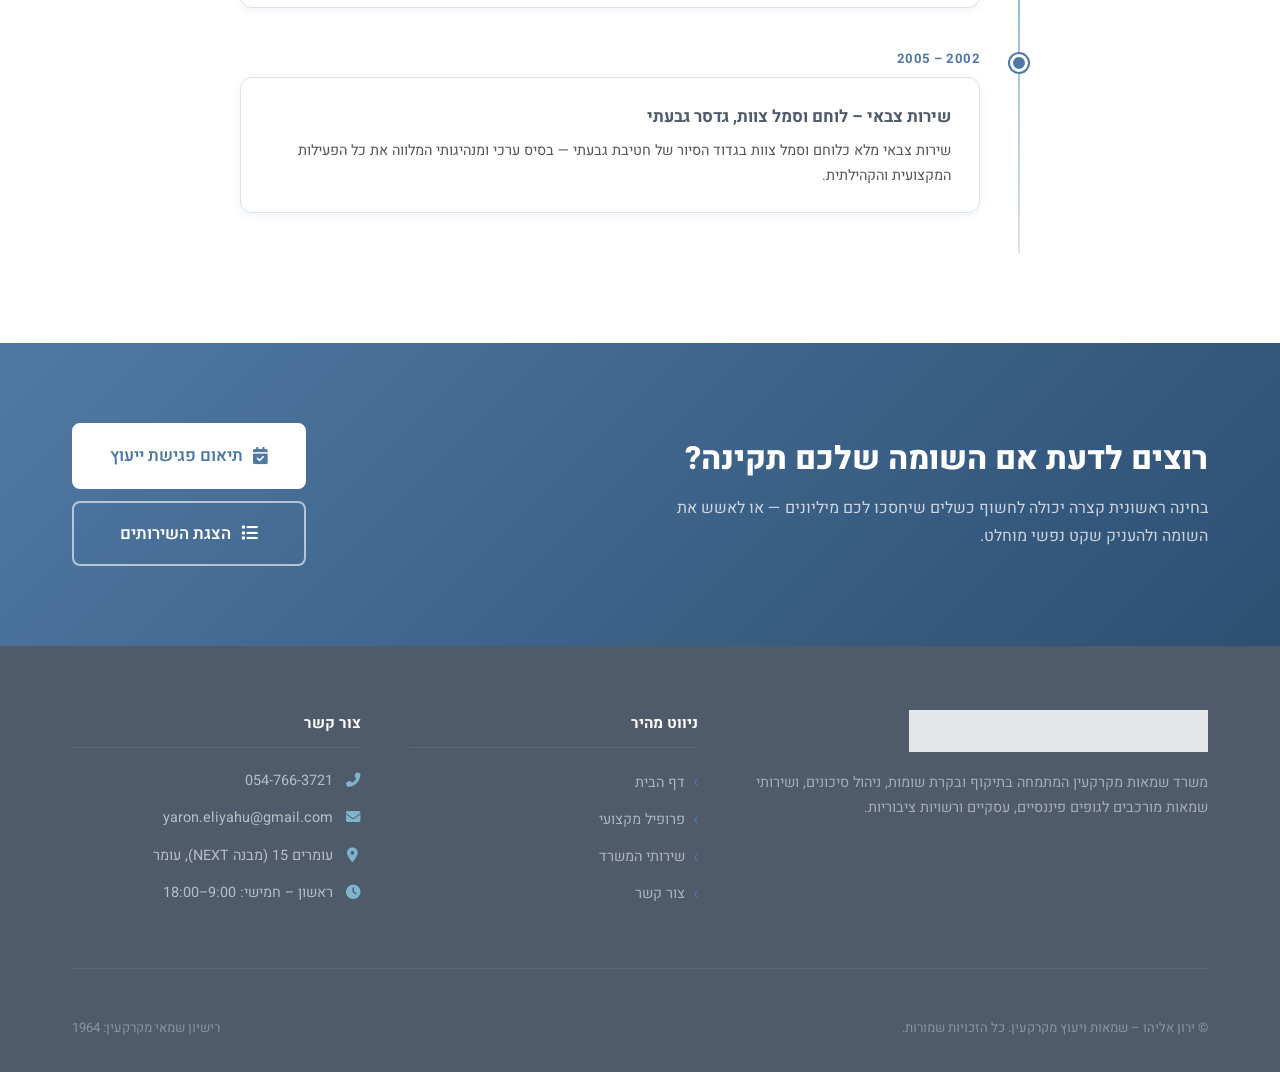
<file: about.html>
<!DOCTYPE html>
<html lang="he" dir="rtl">
<head>
  <meta charset="UTF-8">
  <meta name="viewport" content="width=device-width, initial-scale=1.0">
  <title>פרופיל מקצועי – ירון אליהו שמאות מקרקעין</title>
  <meta name="description" content="פרופיל מקצועי של ירון אליהו – שמאי מקרקעין מוסמך, שמאי ועדה מחוזית, M.B.A, ועוד 12 שנות ניסיון בשמאות מורכבת.">
  <link rel="stylesheet" href="style.css">
  <link href="https://fonts.googleapis.com/css2?family=Heebo:wght@300;400;500;600;700;800;900&display=swap" rel="stylesheet">
  <link rel="stylesheet" href="https://cdnjs.cloudflare.com/ajax/libs/font-awesome/6.4.2/css/all.min.css">
</head>
<body>

  <!-- ===== Navigation ===== -->
  <nav class="navbar" id="navbar">
    <div class="container navbar-inner">
      <a href="index.html" class="navbar-logo">
        <img src="LOGO.png" alt="ירון אליהו שמאות ויעוץ מקרקעין">
      </a>
      <ul class="navbar-links">
        <li><a href="index.html">בית</a></li>
        <li><a href="about.html" class="active">אודות</a></li>
        <li><a href="services.html">שירותים</a></li>
        <li><a href="contact.html">צור קשר</a></li>
      </ul>
      <div class="navbar-actions">
        <a href="tel:054-766-3721" class="navbar-phone">
          <i class="fas fa-phone-alt"></i>
          054-766-3721
        </a>
        <a href="contact.html" class="btn btn-primary btn-sm">תיאום פגישת ייעוץ</a>
      </div>
      <button class="hamburger" id="hamburger" aria-label="תפריט">
        <span></span><span></span><span></span>
      </button>
    </div>
  </nav>

  <!-- Mobile Menu -->
  <div class="mobile-menu" id="mobileMenu">
    <a href="index.html">בית</a>
    <a href="about.html">אודות</a>
    <a href="services.html">שירותים</a>
    <a href="contact.html">צור קשר</a>
    <a href="contact.html" class="btn btn-primary">תיאום פגישת ייעוץ</a>
  </div>

  <!-- ===== Page Header ===== -->
  <header class="page-header">
    <div class="container">
      <div class="page-header-tag">פרופיל מקצועי</div>
      <h1>ירון אליהו</h1>
      <p>שמאי מקרקעין מוסמך — שילוב ייחודי של מומחיות שמאית, השכלה עסקית וחשיבה ביקורתית לניהול סיכונים</p>
    </div>
  </header>

  <!-- ===== Profile Section ===== -->
  <section class="profile-section">
    <div class="container">
      <div class="profile-inner">

        <!-- Profile Image Placeholder -->
        <div class="profile-image-wrapper animate-in">
          <div class="profile-placeholder">
            <i class="fas fa-user-tie"></i>
            <span>תמונה מקצועית</span>
          </div>
          <div class="profile-badge-card">
            <div class="badge-icon">
              <i class="fas fa-certificate"></i>
            </div>
            <div class="badge-text">
              <strong>שמאי מקרקעין מוסמך</strong>
              <span>רישיון מס׳ 1964</span>
            </div>
          </div>
        </div>

        <!-- Profile Content -->
        <div class="profile-content animate-in delay-1">
          <div class="section-tag">אודות</div>
          <h2 class="section-title">הכירו את ירון אליהו</h2>
          <p class="profile-text">
            שמאי מקרקעין מוסמך עם ניסיון רב-שנתי בביצוע שומות מורכבות עבור גופים ציבוריים, פרטיים ומוסדות פיננסיים. מביא שילוב ייחודי בין מומחיות שמאית ברמה גבוהה לבין חשיבה ביקורתית ועסקית.
          </p>
          <p class="profile-text">
            בנוסף על עבודתו כשמאי עצמאי, משמש כשמאי ועדה מחוזית מרכז (לשכת התכנון) וכחבר בצוות הבוחנים הרשמי של הבחינות הסופיות בשמאות מקרקעין מטעם מועצת שמאי המקרקעין — תפקיד המחייב התעדכנות מתמדת בפסיקה, בחידושים ובהנחיות.
          </p>
          <p class="profile-text">
            הרקע הביקורתי הייחודי — הכולל לימודי ביקורת פנים ותואר שני במנהל עסקים — מאפשר לזקק מורכבות שמאית ל"דגלים אדומים" ותמציות מנהלים ברורות, שיאפשרו לדרג הדירקטוריון לקבל החלטות מבוססות.
          </p>

          <div class="profile-highlights">
            <div class="highlight-item">
              <i class="fas fa-gavel"></i>
              <span>נכלל ברשימת המומחים מטעם בית המשפט בתחום שמאות מקרקעין</span>
            </div>
            <div class="highlight-item">
              <i class="fas fa-landmark"></i>
              <span>נכלל במאגר השמאי הממשלתי מחוז דרום</span>
            </div>
            <div class="highlight-item">
              <i class="fas fa-university"></i>
              <span>בוגר קורס דירקטורים ובשלבי סיום פרקטיקום בביקורת פנים – אוניברסיטת בן גוריון</span>
            </div>
            <div class="highlight-item">
              <i class="fas fa-handshake"></i>
              <span>שמאי פעיל עבור בנק מזרחי טפחות, טריא ו-BTB</span>
            </div>
          </div>

          <a href="contact.html" class="btn btn-primary">
            <i class="fas fa-calendar-alt"></i>
            תיאום שיחת היכרות
          </a>
        </div>

      </div>
    </div>
  </section>

  <!-- ===== Experience Section ===== -->
  <section class="experience-section">
    <div class="container">
      <div class="section-header animate-in">
        <div class="section-tag">ניסיון מקצועי</div>
        <h2 class="section-title">מסלול קריירה</h2>
        <p class="section-subtitle">מעל 12 שנות ניסיון בשמאות מקרקעין — מהתמחות ועד לתפקידי ציבור ומשרד עצמאי מוביל</p>
      </div>

      <div class="timeline">

        <div class="timeline-item current animate-in">
          <div class="timeline-dot"></div>
          <div class="timeline-date">יוני 2024 – היום</div>
          <div class="timeline-card">
            <h3>משרד עצמאי לשמאות ויעוץ מקרקעין</h3>
            <p>ניהול משרד עצמאי המתמחה בתיקוף ובקרת שומות, ניהול סיכונים, שומות לבנקים ומוסדות פיננסיים, ושומות מס מורכבות. פעילות תוך שמירה על שתי עמדות ציבוריות: שמאי ועדה מחוזית מרכז וחבר בצוות בוחנים של משרד המשפטים.</p>
          </div>
        </div>

        <div class="timeline-item animate-in delay-1">
          <div class="timeline-dot"></div>
          <div class="timeline-date">2018 – מאי 2024</div>
          <div class="timeline-card">
            <h3>שותף במשרד שמאות מקרקעין – עם מר אבי נחום</h3>
            <p>שותפות פעילה עם השמאי אבי נחום — עריכת שומות מורכבות לפי תקן 19 עבור כלל הבנקים, שומות לגופים פרטיים וציבוריים, וניהול שוטף של תיקי שמאות מגוונים.</p>
          </div>
        </div>

        <div class="timeline-item animate-in delay-2">
          <div class="timeline-dot"></div>
          <div class="timeline-date">2015 – 2017</div>
          <div class="timeline-card">
            <h3>בעל משרד עצמאי וביצוע עבודות כפרילנסר</h3>
            <p>הקמת משרד עצמאי ראשון. ביצוע עבודות שמאות מגוונות — שומות להיטל השבחה, שומות טרום רכישה, שומות לחלוקה עיזבונות וגירושין, וטבלאות הקצאה ואיזון.</p>
          </div>
        </div>

        <div class="timeline-item animate-in delay-3">
          <div class="timeline-dot"></div>
          <div class="timeline-date">אוקטובר 2013 – 2014</div>
          <div class="timeline-card">
            <h3>שמאי במשרד השמאי אבי נחום</h3>
            <p>עבודה כשמאי שכיר בגוף מוביל — רכישת ניסיון מעשי בשומות מסחריות ומגורים, תקן 19 לבנקים, ושומות מס שונות.</p>
          </div>
        </div>

        <div class="timeline-item animate-in delay-4">
          <div class="timeline-dot"></div>
          <div class="timeline-date">ינואר 2012 – אוקטובר 2013</div>
          <div class="timeline-card">
            <h3>התמחות בשמאות מקרקעין</h3>
            <p>תקופת התמחות רשמית בשמאות מקרקעין, לאחריה קבלת הרישיון ביום 20.11.2013 (רישיון מס׳ 1964). ממתמחה לשמאי מוסמך ועד היום — מחויבות להצטיינות ולהתעדכנות מתמדת.</p>
          </div>
        </div>

      </div>
    </div>
  </section>

  <!-- ===== Public Roles Section ===== -->
  <section class="audience-section">
    <div class="container">
      <div class="section-header animate-in">
        <div class="section-tag">תפקידים ציבוריים</div>
        <h2 class="section-title">מינויים ציבוריים ורגולטוריים</h2>
        <p class="section-subtitle">תפקידים המחייבים רמת מקצועיות הגבוהה ביותר והסמכה לאומית</p>
      </div>
      <div class="audience-grid">
        <div class="audience-card animate-in delay-1">
          <i class="fas fa-city"></i>
          <h3>שמאי ועדה מחוזית מרכז</h3>
          <p>ביצוע סקירה ובקרה לתוכניות איחוד וחלוקה (תקן 15), כדאיות פינוי בינוי (תקן 21.1) ומענה להתנגדויות — לשכת התכנון</p>
        </div>
        <div class="audience-card animate-in delay-2">
          <i class="fas fa-balance-scale"></i>
          <h3>צוות בוחנים – משרד המשפטים</h3>
          <p>חבר בצוות הבוחנים הרשמי של הבחינות הסופיות בשמאות מקרקעין — מועצת שמאי המקרקעין, מאז 2017</p>
        </div>
        <div class="audience-card animate-in delay-3">
          <i class="fas fa-hammer"></i>
          <h3>שמאי ועדות מקומיות</h3>
          <p>שמאי ועדה של ועדת דימונה ומועצה אזורית ערבה תיכונה — בעיקר עריכת שומות להיטל השבחה</p>
        </div>
        <div class="audience-card animate-in delay-4">
          <i class="fas fa-gavel"></i>
          <h3>מומחה מטעם בית המשפט</h3>
          <p>נכלל ברשימת המומחים של בתי המשפט בתחום שמאות מקרקעין ובמאגר השמאי הממשלתי מחוז דרום</p>
        </div>
      </div>
    </div>
  </section>

  <!-- ===== Education Section ===== -->
  <section class="education-section">
    <div class="container">
      <div class="section-header animate-in">
        <div class="section-tag">השכלה ואישורים</div>
        <h2 class="section-title">רקע אקדמי ומקצועי</h2>
        <p class="section-subtitle">שילוב ייחודי של השכלה שמאית, עסקית וביקורתית — הבסיס לשירות שניתן בגישה ניהולית</p>
      </div>
      <div class="credentials-grid">
        <div class="credential-card animate-in delay-1">
          <div class="credential-icon"><i class="fas fa-award"></i></div>
          <h3>שמאי מקרקעין מוסמך</h3>
          <div class="credential-sub">רישיון מס׳ 1964 – מיום 20.11.2013</div>
          <p>חבר בלשכת שמאי המקרקעין. רישיון בתוקף המאפשר עריכת שומות לכל מטרה, לרבות לבנקים, לבתי משפט ולרשויות מס.</p>
        </div>
        <div class="credential-card animate-in delay-2">
          <div class="credential-icon"><i class="fas fa-graduation-cap"></i></div>
          <h3>תואר שני במנהל עסקים</h3>
          <div class="credential-sub">M.B.A – אוניברסיטת בן גוריון</div>
          <p>רקע עסקי עמוק המאפשר תרגום מורכבות שמאית לתמצית מנהלים ולמסגרת קבלת החלטות ניהולית ואסטרטגית.</p>
        </div>
        <div class="credential-card animate-in delay-3">
          <div class="credential-icon"><i class="fas fa-chart-line"></i></div>
          <h3>תואר ראשון בכלכלה</h3>
          <div class="credential-sub">B.A – המרכז האוניברסיטאי אריאל</div>
          <p>בסיס כלכלי איתן המאפשר ניתוח מעמיק של שווי נכסים, שוקי נדל"ן, ריביות והשפעות מאקרו-כלכליות.</p>
        </div>
        <div class="credential-card animate-in delay-1">
          <div class="credential-icon"><i class="fas fa-search"></i></div>
          <h3>לימודי ביקורת פנים</h3>
          <div class="credential-sub">פרקטיקום בביקורת פנים – אוניברסיטת בן גוריון</div>
          <p>בשלבי סיום פרקטיקום בביקורת פנים — הכשרה שמחזקת את גישת "הדגל האדום" ואת הגישה האנליטית הביקורתית.</p>
        </div>
        <div class="credential-card animate-in delay-2">
          <div class="credential-icon"><i class="fas fa-user-shield"></i></div>
          <h3>קורס דירקטורים</h3>
          <div class="credential-sub">הכשרה לדירקטורים – ממשל תאגידי</div>
          <p>הבנה עמוקה של אחריות הדירקטוריון, ממשל תאגידי ואחריות פיננסית — מאפשרת תקשורת ישירה עם דרג הדירקטוריון.</p>
        </div>
        <div class="credential-card animate-in delay-3">
          <div class="credential-icon"><i class="fas fa-bank"></i></div>
          <h3>שמאי מאושר בנקאי</h3>
          <div class="credential-sub">בנק מזרחי טפחות | טריא | BTB</div>
          <p>נכלל ברשימות שמאי הבנקים המובילים בישראל — מאפשר עריכת שומות לצורכי אשראי ובטוחה לנכסים מורכבים.</p>
        </div>
      </div>
    </div>
  </section>

  <!-- ===== Skills Section ===== -->
  <section class="skills-section">
    <div class="container">
      <div class="section-header animate-in">
        <div class="section-tag">כישורים ותכונות</div>
        <h2 class="section-title">מה מייחד את העבודה?</h2>
        <p class="section-subtitle">מעבר לידע הטכני — תכונות אישיות ומקצועיות שהופכות את השירות לייחודי</p>
      </div>
      <div class="skills-grid">
        <div class="skill-item animate-in delay-1">
          <i class="fas fa-microscope"></i>
          <span>חשיבה ביקורתית ואנליטית עמוקה</span>
        </div>
        <div class="skill-item animate-in delay-2">
          <i class="fas fa-balance-scale-right"></i>
          <span>אובייקטיביות מוחלטת ויושרה ללא פשרות</span>
        </div>
        <div class="skill-item animate-in delay-3">
          <i class="fas fa-flag"></i>
          <span>יכולת זיקוק "דגלים אדומים" ונקודות חולשה</span>
        </div>
        <div class="skill-item animate-in delay-4">
          <i class="fas fa-file-alt"></i>
          <span>ניסוח תמציות מנהלים ברורות לדרג הדירקטוריון</span>
        </div>
        <div class="skill-item animate-in delay-1">
          <i class="fas fa-chart-area"></i>
          <span>ביצוע מבחני רגישות וניתוח תרחישים</span>
        </div>
        <div class="skill-item animate-in delay-2">
          <i class="fas fa-book-open"></i>
          <span>התעדכנות מתמדת בפסיקה, רגולציה ותקנים</span>
        </div>
        <div class="skill-item animate-in delay-3">
          <i class="fas fa-comments"></i>
          <span>ייצוגיות ויחסי אנוש מצוינים</span>
        </div>
        <div class="skill-item animate-in delay-4">
          <i class="fas fa-network-wired"></i>
          <span>ניסיון רב-תחומי: בנקים, ועדות, בתי משפט</span>
        </div>
      </div>
    </div>
  </section>

  <!-- ===== Community Section ===== -->
  <section class="community-section">
    <div class="container">
      <div class="section-header animate-in">
        <div class="section-tag">עשייה ציבורית</div>
        <h2 class="section-title">מעורבות קהילתית וציבורית</h2>
        <p class="section-subtitle">מחויבות לקהילה ולעשייה ציבורית — מעבר לפעילות המקצועית</p>
      </div>

      <div class="timeline">

        <div class="timeline-item current animate-in">
          <div class="timeline-dot"></div>
          <div class="timeline-date">2024 – היום</div>
          <div class="timeline-card">
            <h3>חבר מליאה – המועצה האזורית בני שמעון</h3>
            <p>מכהן כחבר מליאה במועצה האזורית בני שמעון, ובין היתר כחבר בוועדה המקומית וועדת המשנה לתכנון ובניה — תפקיד המאפשר שילוב ישיר של מומחיות שמאית ותכנונית לטובת הקהילה.</p>
          </div>
        </div>

        <div class="timeline-item animate-in delay-1">
          <div class="timeline-dot"></div>
          <div class="timeline-date">2018 – 2024</div>
          <div class="timeline-card">
            <h3>חבר ועד הנהלה – האגודה הקהילתית מתיישבי נבטים</h3>
            <p>שש שנים של עשייה קהילתית כחבר ועד הנהלה של האגודה הקהילתית מתיישבי נבטים וכחבר ועד מקומי מושב נבטים — תרומה לניהול ולפיתוח הקהילה המקומית.</p>
          </div>
        </div>

        <div class="timeline-item animate-in delay-2">
          <div class="timeline-dot"></div>
          <div class="timeline-date">2002 – 2005</div>
          <div class="timeline-card">
            <h3>שירות צבאי – לוחם וסמל צוות, גדסר גבעתי</h3>
            <p>שירות צבאי מלא כלוחם וסמל צוות בגדוד הסיור של חטיבת גבעתי — בסיס ערכי ומנהיגותי המלווה את כל הפעילות המקצועית והקהילתית.</p>
          </div>
        </div>

      </div>
    </div>
  </section>

  <!-- ===== CTA Section ===== -->
  <section class="cta-section">
    <div class="container">
      <div class="cta-inner animate-in">
        <div class="cta-content">
          <h2>רוצים לדעת אם השומה שלכם תקינה?</h2>
          <p>בחינה ראשונית קצרה יכולה לחשוף כשלים שיחסכו לכם מיליונים — או לאשש את השומה ולהעניק שקט נפשי מוחלט.</p>
        </div>
        <div class="cta-actions">
          <a href="contact.html" class="btn btn-white btn-lg">
            <i class="fas fa-calendar-check"></i>
            תיאום פגישת ייעוץ
          </a>
          <a href="services.html" class="btn btn-outline-white btn-lg">
            <i class="fas fa-list"></i>
            הצגת השירותים
          </a>
        </div>
      </div>
    </div>
  </section>

  <!-- ===== Footer ===== -->
  <footer class="footer">
    <div class="container">
      <div class="footer-top">
        <div class="footer-brand">
          <img src="LOGO.png" alt="ירון אליהו שמאות מקרקעין">
          <p>משרד שמאות מקרקעין המתמחה בתיקוף ובקרת שומות, ניהול סיכונים, ושירותי שמאות מורכבים לגופים פיננסיים, עסקיים ורשויות ציבוריות.</p>
        </div>
        <div class="footer-col">
          <h4>ניווט מהיר</h4>
          <ul>
            <li><a href="index.html">דף הבית</a></li>
            <li><a href="about.html">פרופיל מקצועי</a></li>
            <li><a href="services.html">שירותי המשרד</a></li>
            <li><a href="contact.html">צור קשר</a></li>
          </ul>
        </div>
        <div class="footer-col">
          <h4>צור קשר</h4>
          <div class="footer-contact-item">
            <i class="fas fa-phone-alt"></i>
            <span>054-766-3721</span>
          </div>
          <div class="footer-contact-item">
            <i class="fas fa-envelope"></i>
            <span>yaron.eliyahu@gmail.com</span>
          </div>
          <div class="footer-contact-item">
            <i class="fas fa-map-marker-alt"></i>
            <span>עומרים 15 (מבנה NEXT), עומר</span>
          </div>
          <div class="footer-contact-item">
            <i class="fas fa-clock"></i>
            <span>ראשון – חמישי: 9:00–18:00</span>
          </div>
        </div>
      </div>
      <div class="footer-bottom">
        <span>© ירון אליהו – שמאות ויעוץ מקרקעין. כל הזכויות שמורות.</span>
        <span>רישיון שמאי מקרקעין: 1964</span>
      </div>
    </div>
  </footer>

  <script src="script.js"></script>
</body>
</html>
</file>
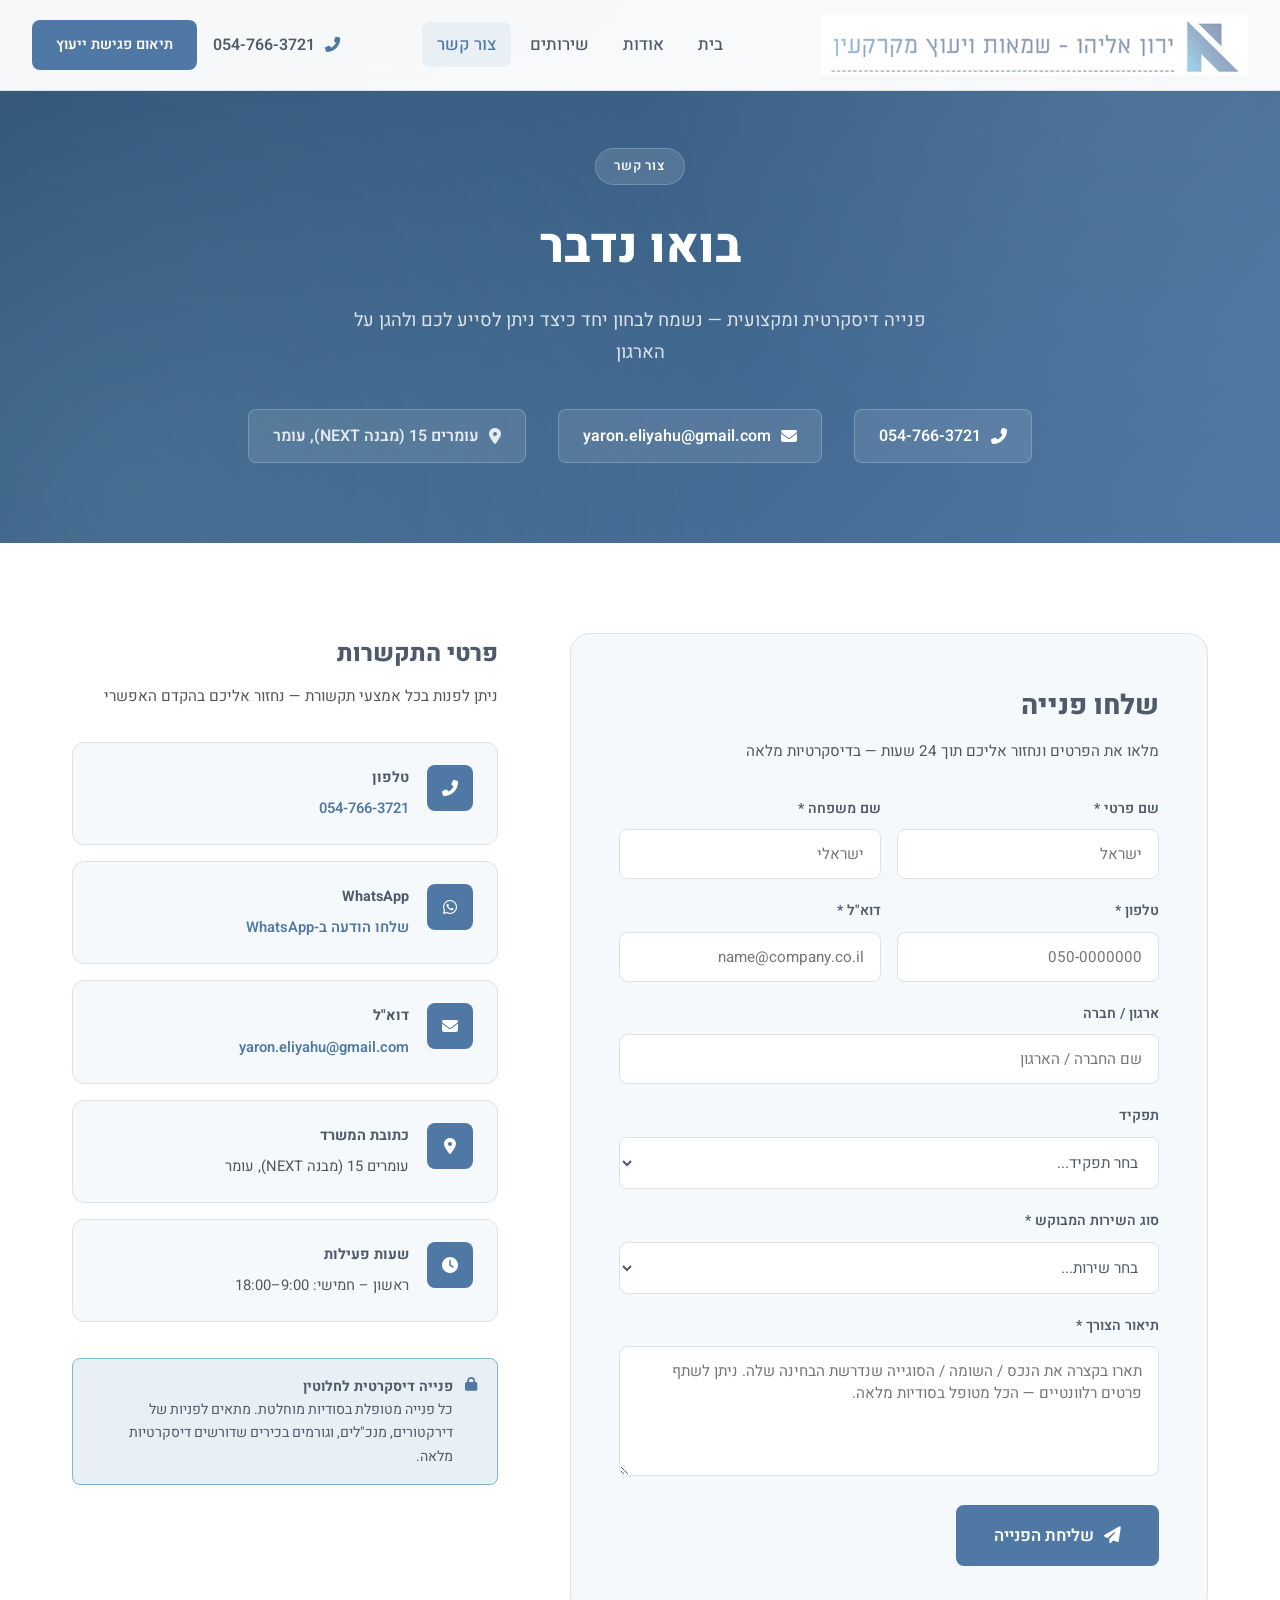
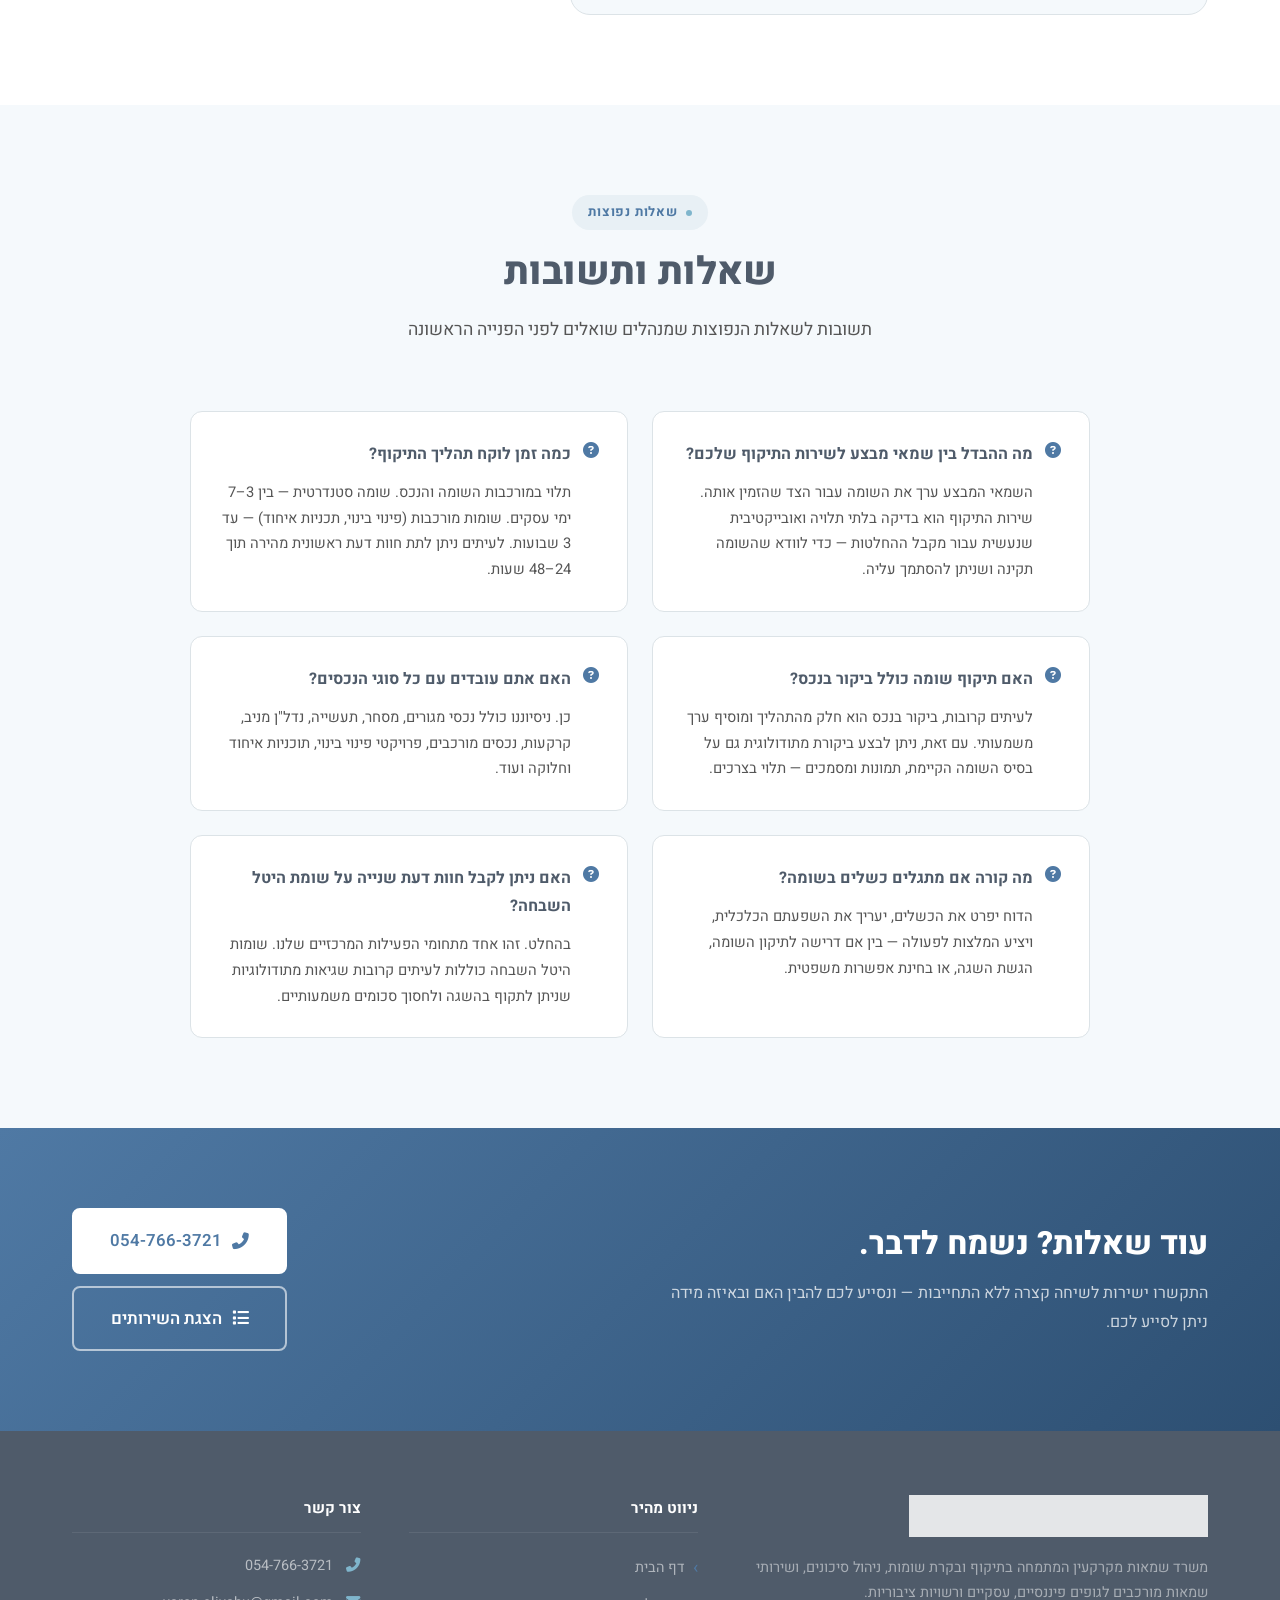
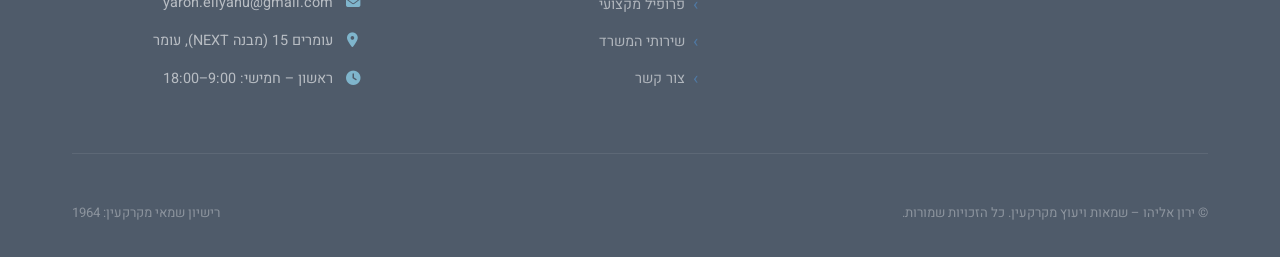
<file: contact.html>
<!DOCTYPE html>
<html lang="he" dir="rtl">
<head>
  <meta charset="UTF-8">
  <meta name="viewport" content="width=device-width, initial-scale=1.0">
  <title>צור קשר – ירון אליהו שמאות מקרקעין</title>
  <meta name="description" content="צרו קשר עם ירון אליהו לתיאום פגישת ייעוץ ובחינת סיכונים. שמאות מקרקעין מקצועית, תיקוף שומות, ניהול סיכונים.">
  <link rel="stylesheet" href="style.css">
  <link href="https://fonts.googleapis.com/css2?family=Heebo:wght@300;400;500;600;700;800;900&display=swap" rel="stylesheet">
  <link rel="stylesheet" href="https://cdnjs.cloudflare.com/ajax/libs/font-awesome/6.4.2/css/all.min.css">

  <style>
    /* Contact page specific overrides */
    .contact-hero {
      background: linear-gradient(135deg, var(--primary-darker) 0%, var(--primary-dark) 100%);
      padding: 148px 0 80px;
      color: var(--white);
      text-align: center;
      position: relative;
      overflow: hidden;
    }

    .contact-hero::before {
      content: '';
      position: absolute;
      inset: 0;
      background-image:
        radial-gradient(circle at 10% 90%, rgba(127,181,204,0.2) 0%, transparent 50%),
        radial-gradient(circle at 90% 10%, rgba(255,255,255,0.06) 0%, transparent 40%);
    }

    .contact-hero .container { position: relative; z-index: 1; }

    /* Success message */
    .form-success {
      display: none;
      background: #E8F8EF;
      border: 1px solid #2ECC71;
      border-radius: var(--radius-sm);
      padding: 16px 20px;
      margin-top: 16px;
      color: #1A7A40;
      font-weight: 600;
      font-size: 0.95rem;
      align-items: center;
      gap: 10px;
    }

    .form-success.show { display: flex; }

    /* FAQ section */
    .faq-section {
      background: var(--bg-light);
      padding: 90px 0;
    }

    .faq-grid {
      display: grid;
      grid-template-columns: repeat(2, 1fr);
      gap: 24px;
      max-width: 900px;
      margin: 0 auto;
    }

    .faq-item {
      background: var(--white);
      border: 1px solid var(--border);
      border-radius: var(--radius);
      padding: 28px;
      transition: all var(--transition);
    }

    .faq-item:hover {
      border-color: var(--primary);
      box-shadow: var(--shadow-sm);
    }

    .faq-item h4 {
      font-size: 1rem;
      font-weight: 700;
      color: var(--text-dark);
      margin-bottom: 12px;
      display: flex;
      align-items: flex-start;
      gap: 12px;
    }

    .faq-item h4 i {
      color: var(--primary-dark);
      margin-top: 2px;
      flex-shrink: 0;
    }

    .faq-item p {
      font-size: 0.92rem;
      color: var(--text-gray);
      line-height: 1.75;
      padding-right: 28px;
    }

    @media (max-width: 768px) {
      .faq-grid { grid-template-columns: 1fr; }
    }
  </style>
</head>
<body>

  <!-- ===== Navigation ===== -->
  <nav class="navbar" id="navbar">
    <div class="container navbar-inner">
      <a href="index.html" class="navbar-logo">
        <img src="LOGO.png" alt="ירון אליהו שמאות ויעוץ מקרקעין">
      </a>
      <ul class="navbar-links">
        <li><a href="index.html">בית</a></li>
        <li><a href="about.html">אודות</a></li>
        <li><a href="services.html">שירותים</a></li>
        <li><a href="contact.html" class="active">צור קשר</a></li>
      </ul>
      <div class="navbar-actions">
        <a href="tel:054-766-3721" class="navbar-phone">
          <i class="fas fa-phone-alt"></i>
          054-766-3721
        </a>
        <a href="contact.html" class="btn btn-primary btn-sm">תיאום פגישת ייעוץ</a>
      </div>
      <button class="hamburger" id="hamburger" aria-label="תפריט">
        <span></span><span></span><span></span>
      </button>
    </div>
  </nav>

  <!-- Mobile Menu -->
  <div class="mobile-menu" id="mobileMenu">
    <a href="index.html">בית</a>
    <a href="about.html">אודות</a>
    <a href="services.html">שירותים</a>
    <a href="contact.html">צור קשר</a>
    <a href="contact.html" class="btn btn-primary">תיאום פגישת ייעוץ</a>
  </div>

  <!-- ===== Contact Hero ===== -->
  <header class="contact-hero">
    <div class="container">
      <div class="page-header-tag">צור קשר</div>
      <h1 style="font-size:3rem; font-weight:800; margin-bottom:16px;">בואו נדבר</h1>
      <p style="font-size:1.15rem; opacity:0.82; max-width:580px; margin:0 auto;">פנייה דיסקרטית ומקצועית — נשמח לבחון יחד כיצד ניתן לסייע לכם ולהגן על הארגון</p>

      <!-- Quick contact strip -->
      <div style="display:flex; justify-content:center; gap:32px; margin-top:40px; flex-wrap:wrap;">
        <a href="tel:054-766-3721" style="display:flex; align-items:center; gap:10px; background:rgba(255,255,255,0.1); border:1px solid rgba(255,255,255,0.2); padding:12px 24px; border-radius:var(--radius-sm); color:white; font-weight:600; transition:all 0.3s; text-decoration:none;" onmouseover="this.style.background='rgba(255,255,255,0.2)'" onmouseout="this.style.background='rgba(255,255,255,0.1)'">
          <i class="fas fa-phone-alt"></i>
          054-766-3721
        </a>
        <a href="mailto:yaron.eliyahu@gmail.com" style="display:flex; align-items:center; gap:10px; background:rgba(255,255,255,0.1); border:1px solid rgba(255,255,255,0.2); padding:12px 24px; border-radius:var(--radius-sm); color:white; font-weight:600; transition:all 0.3s; text-decoration:none;" onmouseover="this.style.background='rgba(255,255,255,0.2)'" onmouseout="this.style.background='rgba(255,255,255,0.1)'">
          <i class="fas fa-envelope"></i>
          yaron.eliyahu@gmail.com
        </a>
        <div style="display:flex; align-items:center; gap:10px; background:rgba(255,255,255,0.1); border:1px solid rgba(255,255,255,0.2); padding:12px 24px; border-radius:var(--radius-sm); color:rgba(255,255,255,0.85); font-weight:600;">
          <i class="fas fa-map-marker-alt"></i>
          עומרים 15 (מבנה NEXT), עומר
        </div>
      </div>
    </div>
  </header>

  <!-- ===== Contact Section ===== -->
  <section class="contact-section">
    <div class="container">
      <div class="contact-inner">

        <!-- Contact Form -->
        <div class="contact-form-wrapper animate-in">
          <h2>שלחו פנייה</h2>
          <p>מלאו את הפרטים ונחזור אליכם תוך 24 שעות — בדיסקרטיות מלאה</p>

          <form id="contactForm" novalidate>

            <div class="form-row">
              <div class="form-group">
                <label for="firstName">שם פרטי *</label>
                <input type="text" id="firstName" name="firstName" placeholder="ישראל" required>
              </div>
              <div class="form-group">
                <label for="lastName">שם משפחה *</label>
                <input type="text" id="lastName" name="lastName" placeholder="ישראלי" required>
              </div>
            </div>

            <div class="form-row">
              <div class="form-group">
                <label for="phone">טלפון *</label>
                <input type="tel" id="phone" name="phone" placeholder="050-0000000" required>
              </div>
              <div class="form-group">
                <label for="email">דוא"ל *</label>
                <input type="email" id="email" name="email" placeholder="name@company.co.il" required>
              </div>
            </div>

            <div class="form-group">
              <label for="organization">ארגון / חברה</label>
              <input type="text" id="organization" name="organization" placeholder="שם החברה / הארגון">
            </div>

            <div class="form-group">
              <label for="role">תפקיד</label>
              <select id="role" name="role">
                <option value="">בחר תפקיד...</option>
                <option value="ceo">מנכ"ל</option>
                <option value="cfo">סמנכ"ל כספים (CFO)</option>
                <option value="director">חבר דירקטוריון</option>
                <option value="risk">מנהל סיכונים</option>
                <option value="legal">יועץ משפטי</option>
                <option value="investment">מנהל השקעות</option>
                <option value="developer">יזם נדל"ן</option>
                <option value="other">אחר</option>
              </select>
            </div>

            <div class="form-group">
              <label for="serviceType">סוג השירות המבוקש *</label>
              <select id="serviceType" name="serviceType" required>
                <option value="">בחר שירות...</option>
                <option value="validation">תיקוף ובקרת שומות (קו הגנה שני)</option>
                <option value="tax">בחינת שומות מס – היטל השבחה / רמ"י / הפקעה</option>
                <option value="bank">שומה לבנק / מוסד פיננסי (תקן 19)</option>
                <option value="balance">טבלת הקצאה ואיזון (תקן 15)</option>
                <option value="other">שירות אחר / ייעוץ</option>
              </select>
            </div>

            <div class="form-group">
              <label for="message">תיאור הצורך *</label>
              <textarea id="message" name="message" placeholder="תארו בקצרה את הנכס / השומה / הסוגייה שנדרשת הבחינה שלה. ניתן לשתף פרטים רלוונטיים — הכל מטופל בסודיות מלאה." required></textarea>
            </div>

            <div class="form-submit">
              <button type="submit" class="btn btn-primary btn-lg">
                <i class="fas fa-paper-plane"></i>
                שליחת הפנייה
              </button>
            </div>

            <div class="form-success" id="formSuccess">
              <i class="fas fa-check-circle"></i>
              <span>הפנייה נשלחה בהצלחה! נחזור אליכם תוך 24 שעות.</span>
            </div>

          </form>
        </div>

        <!-- Contact Info Sidebar -->
        <div class="contact-info animate-in delay-2">
          <h2>פרטי התקשרות</h2>
          <p>ניתן לפנות בכל אמצעי תקשורת — נחזור אליכם בהקדם האפשרי</p>

          <div class="contact-cards">
            <div class="contact-card">
              <div class="contact-card-icon">
                <i class="fas fa-phone-alt"></i>
              </div>
              <div class="contact-card-body">
                <strong>טלפון</strong>
                <a href="tel:054-766-3721">054-766-3721</a>
              </div>
            </div>
            <div class="contact-card">
              <div class="contact-card-icon">
                <i class="fab fa-whatsapp"></i>
              </div>
              <div class="contact-card-body">
                <strong>WhatsApp</strong>
                <a href="https://wa.me/972547663721">שלחו הודעה ב-WhatsApp</a>
              </div>
            </div>
            <div class="contact-card">
              <div class="contact-card-icon">
                <i class="fas fa-envelope"></i>
              </div>
              <div class="contact-card-body">
                <strong>דוא"ל</strong>
                <a href="mailto:yaron.eliyahu@gmail.com">yaron.eliyahu@gmail.com</a>
              </div>
            </div>
            <div class="contact-card">
              <div class="contact-card-icon">
                <i class="fas fa-map-marker-alt"></i>
              </div>
              <div class="contact-card-body">
                <strong>כתובת המשרד</strong>
                <span>עומרים 15 (מבנה NEXT), עומר</span>
              </div>
            </div>
            <div class="contact-card">
              <div class="contact-card-icon">
                <i class="fas fa-clock"></i>
              </div>
              <div class="contact-card-body">
                <strong>שעות פעילות</strong>
                <span>ראשון – חמישי: 9:00–18:00</span>
              </div>
            </div>
          </div>

          <!-- Discretion Note -->
          <div class="discretion-note">
            <i class="fas fa-lock"></i>
            <div>
              <strong>פנייה דיסקרטית לחלוטין</strong><br>
              כל פנייה מטופלת בסודיות מוחלטת. מתאים לפניות של דירקטורים, מנכ"לים, וגורמים בכירים שדורשים דיסקרטיות מלאה.
            </div>
          </div>
        </div>

      </div>
    </div>
  </section>

  <!-- ===== FAQ Section ===== -->
  <section class="faq-section">
    <div class="container">
      <div class="section-header animate-in">
        <div class="section-tag">שאלות נפוצות</div>
        <h2 class="section-title">שאלות ותשובות</h2>
        <p class="section-subtitle">תשובות לשאלות הנפוצות שמנהלים שואלים לפני הפנייה הראשונה</p>
      </div>
      <div class="faq-grid">
        <div class="faq-item animate-in delay-1">
          <h4>
            <i class="fas fa-question-circle"></i>
            מה ההבדל בין שמאי מבצע לשירות התיקוף שלכם?
          </h4>
          <p>השמאי המבצע ערך את השומה עבור הצד שהזמין אותה. שירות התיקוף הוא בדיקה בלתי תלויה ואובייקטיבית שנעשית עבור מקבל ההחלטות — כדי לוודא שהשומה תקינה ושניתן להסתמך עליה.</p>
        </div>
        <div class="faq-item animate-in delay-2">
          <h4>
            <i class="fas fa-question-circle"></i>
            כמה זמן לוקח תהליך התיקוף?
          </h4>
          <p>תלוי במורכבות השומה והנכס. שומה סטנדרטית — בין 3–7 ימי עסקים. שומות מורכבות (פינוי בינוי, תכניות איחוד) — עד 3 שבועות. לעיתים ניתן לתת חוות דעת ראשונית מהירה תוך 24–48 שעות.</p>
        </div>
        <div class="faq-item animate-in delay-3">
          <h4>
            <i class="fas fa-question-circle"></i>
            האם תיקוף שומה כולל ביקור בנכס?
          </h4>
          <p>לעיתים קרובות, ביקור בנכס הוא חלק מהתהליך ומוסיף ערך משמעותי. עם זאת, ניתן לבצע ביקורת מתודולוגית גם על בסיס השומה הקיימת, תמונות ומסמכים — תלוי בצרכים.</p>
        </div>
        <div class="faq-item animate-in delay-4">
          <h4>
            <i class="fas fa-question-circle"></i>
            האם אתם עובדים עם כל סוגי הנכסים?
          </h4>
          <p>כן. ניסיוננו כולל נכסי מגורים, מסחר, תעשייה, נדל"ן מניב, קרקעות, נכסים מורכבים, פרויקטי פינוי בינוי, תוכניות איחוד וחלוקה ועוד.</p>
        </div>
        <div class="faq-item animate-in delay-1">
          <h4>
            <i class="fas fa-question-circle"></i>
            מה קורה אם מתגלים כשלים בשומה?
          </h4>
          <p>הדוח יפרט את הכשלים, יעריך את השפעתם הכלכלית, ויציע המלצות לפעולה — בין אם דרישה לתיקון השומה, הגשת השגה, או בחינת אפשרות משפטית.</p>
        </div>
        <div class="faq-item animate-in delay-2">
          <h4>
            <i class="fas fa-question-circle"></i>
            האם ניתן לקבל חוות דעת שנייה על שומת היטל השבחה?
          </h4>
          <p>בהחלט. זהו אחד מתחומי הפעילות המרכזיים שלנו. שומות היטל השבחה כוללות לעיתים קרובות שגיאות מתודולוגיות שניתן לתקוף בהשגה ולחסוך סכומים משמעותיים.</p>
        </div>
      </div>
    </div>
  </section>

  <!-- ===== CTA Section ===== -->
  <section class="cta-section">
    <div class="container">
      <div class="cta-inner animate-in">
        <div class="cta-content">
          <h2>עוד שאלות? נשמח לדבר.</h2>
          <p>התקשרו ישירות לשיחה קצרה ללא התחייבות — ונסייע לכם להבין האם ובאיזה מידה ניתן לסייע לכם.</p>
        </div>
        <div class="cta-actions">
          <a href="tel:054-766-3721" class="btn btn-white btn-lg">
            <i class="fas fa-phone-alt"></i>
            054-766-3721
          </a>
          <a href="services.html" class="btn btn-outline-white btn-lg">
            <i class="fas fa-list"></i>
            הצגת השירותים
          </a>
        </div>
      </div>
    </div>
  </section>

  <!-- ===== Footer ===== -->
  <footer class="footer">
    <div class="container">
      <div class="footer-top">
        <div class="footer-brand">
          <img src="LOGO.png" alt="ירון אליהו שמאות מקרקעין">
          <p>משרד שמאות מקרקעין המתמחה בתיקוף ובקרת שומות, ניהול סיכונים, ושירותי שמאות מורכבים לגופים פיננסיים, עסקיים ורשויות ציבוריות.</p>
        </div>
        <div class="footer-col">
          <h4>ניווט מהיר</h4>
          <ul>
            <li><a href="index.html">דף הבית</a></li>
            <li><a href="about.html">פרופיל מקצועי</a></li>
            <li><a href="services.html">שירותי המשרד</a></li>
            <li><a href="contact.html">צור קשר</a></li>
          </ul>
        </div>
        <div class="footer-col">
          <h4>צור קשר</h4>
          <div class="footer-contact-item">
            <i class="fas fa-phone-alt"></i>
            <span>054-766-3721</span>
          </div>
          <div class="footer-contact-item">
            <i class="fas fa-envelope"></i>
            <span>yaron.eliyahu@gmail.com</span>
          </div>
          <div class="footer-contact-item">
            <i class="fas fa-map-marker-alt"></i>
            <span>עומרים 15 (מבנה NEXT), עומר</span>
          </div>
          <div class="footer-contact-item">
            <i class="fas fa-clock"></i>
            <span>ראשון – חמישי: 9:00–18:00</span>
          </div>
        </div>
      </div>
      <div class="footer-bottom">
        <span>© ירון אליהו – שמאות ויעוץ מקרקעין. כל הזכויות שמורות.</span>
        <span>רישיון שמאי מקרקעין: 1964</span>
      </div>
    </div>
  </footer>

  <script src="script.js"></script>
  <script>
    // Contact form handling
    document.getElementById('contactForm').addEventListener('submit', function(e) {
      e.preventDefault();
      const btn = this.querySelector('button[type="submit"]');
      btn.disabled = true;
      btn.innerHTML = '<i class="fas fa-spinner fa-spin"></i> שולח...';

      // Simulate form submission
      setTimeout(function() {
        document.getElementById('formSuccess').classList.add('show');
        btn.innerHTML = '<i class="fas fa-check"></i> נשלח!';
        btn.style.background = '#27AE60';
        btn.style.borderColor = '#27AE60';
      }, 1200);
    });
  </script>
</body>
</html>
</file>
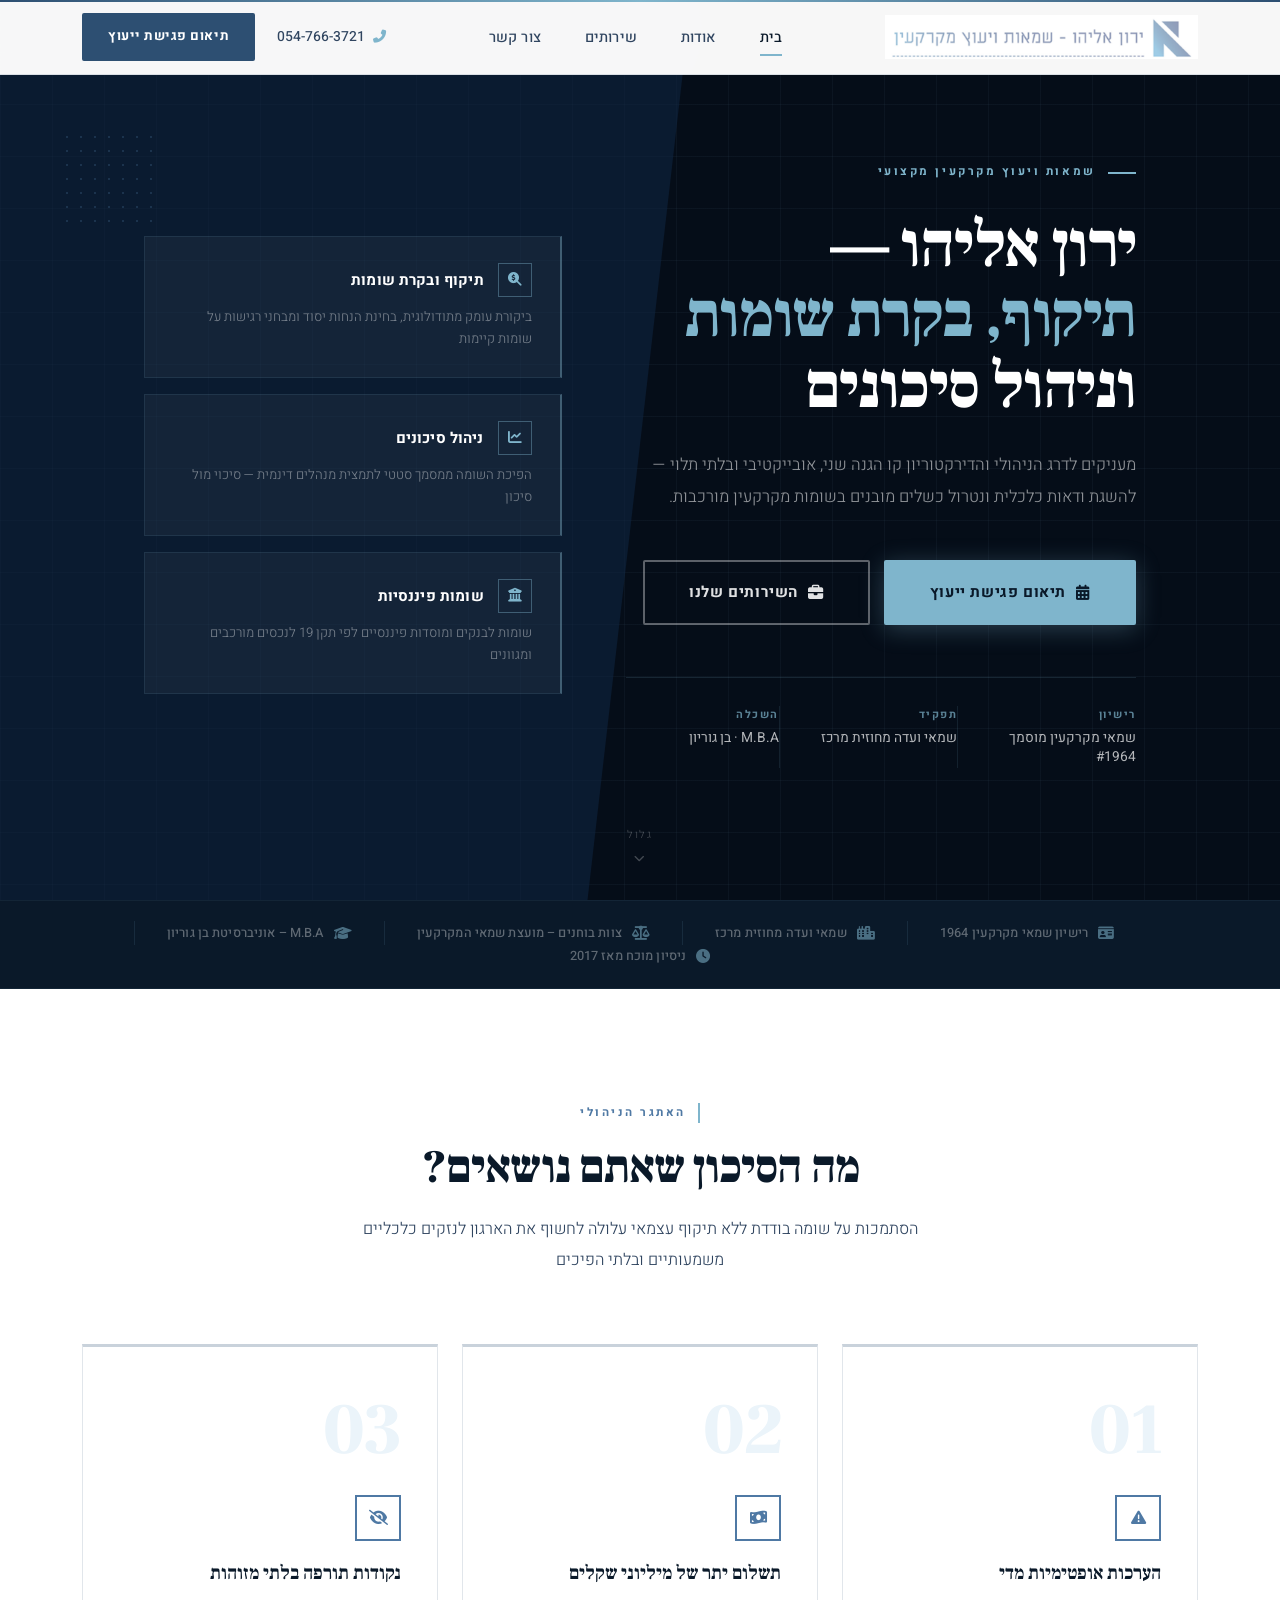
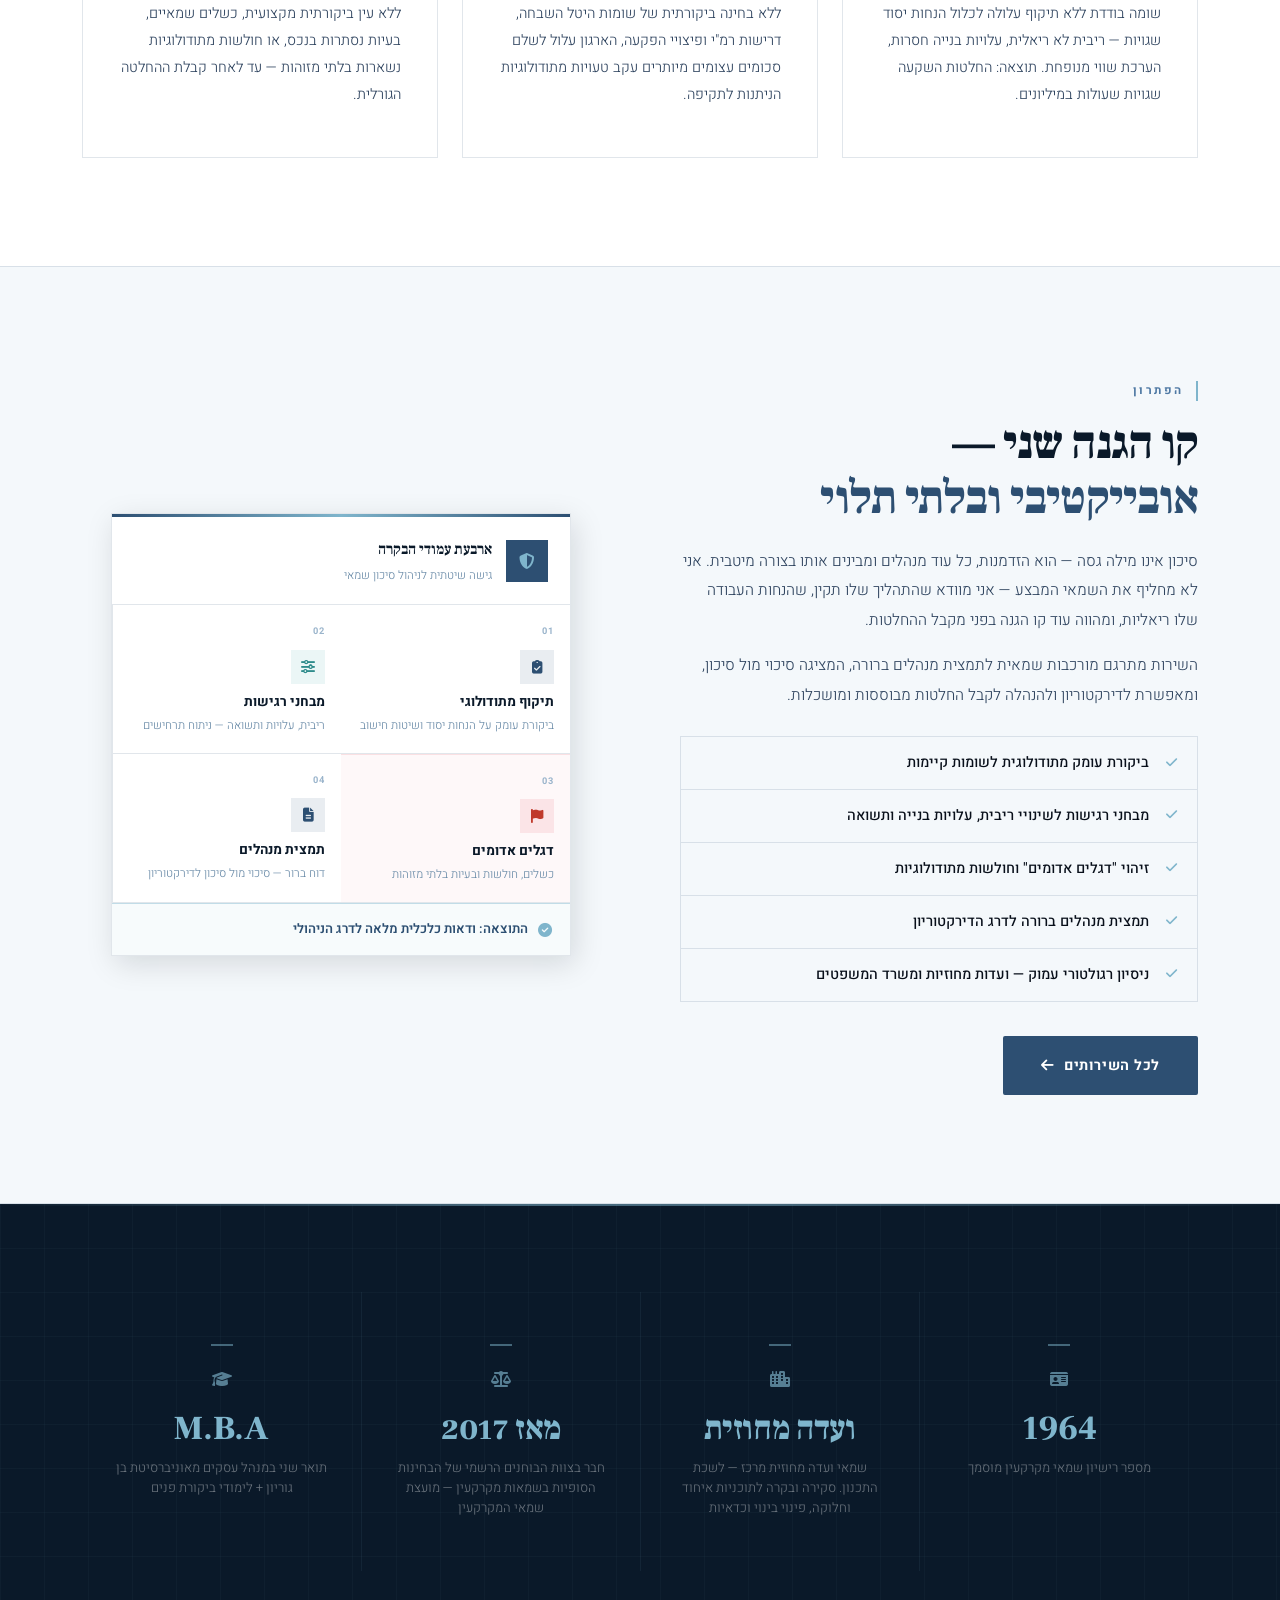
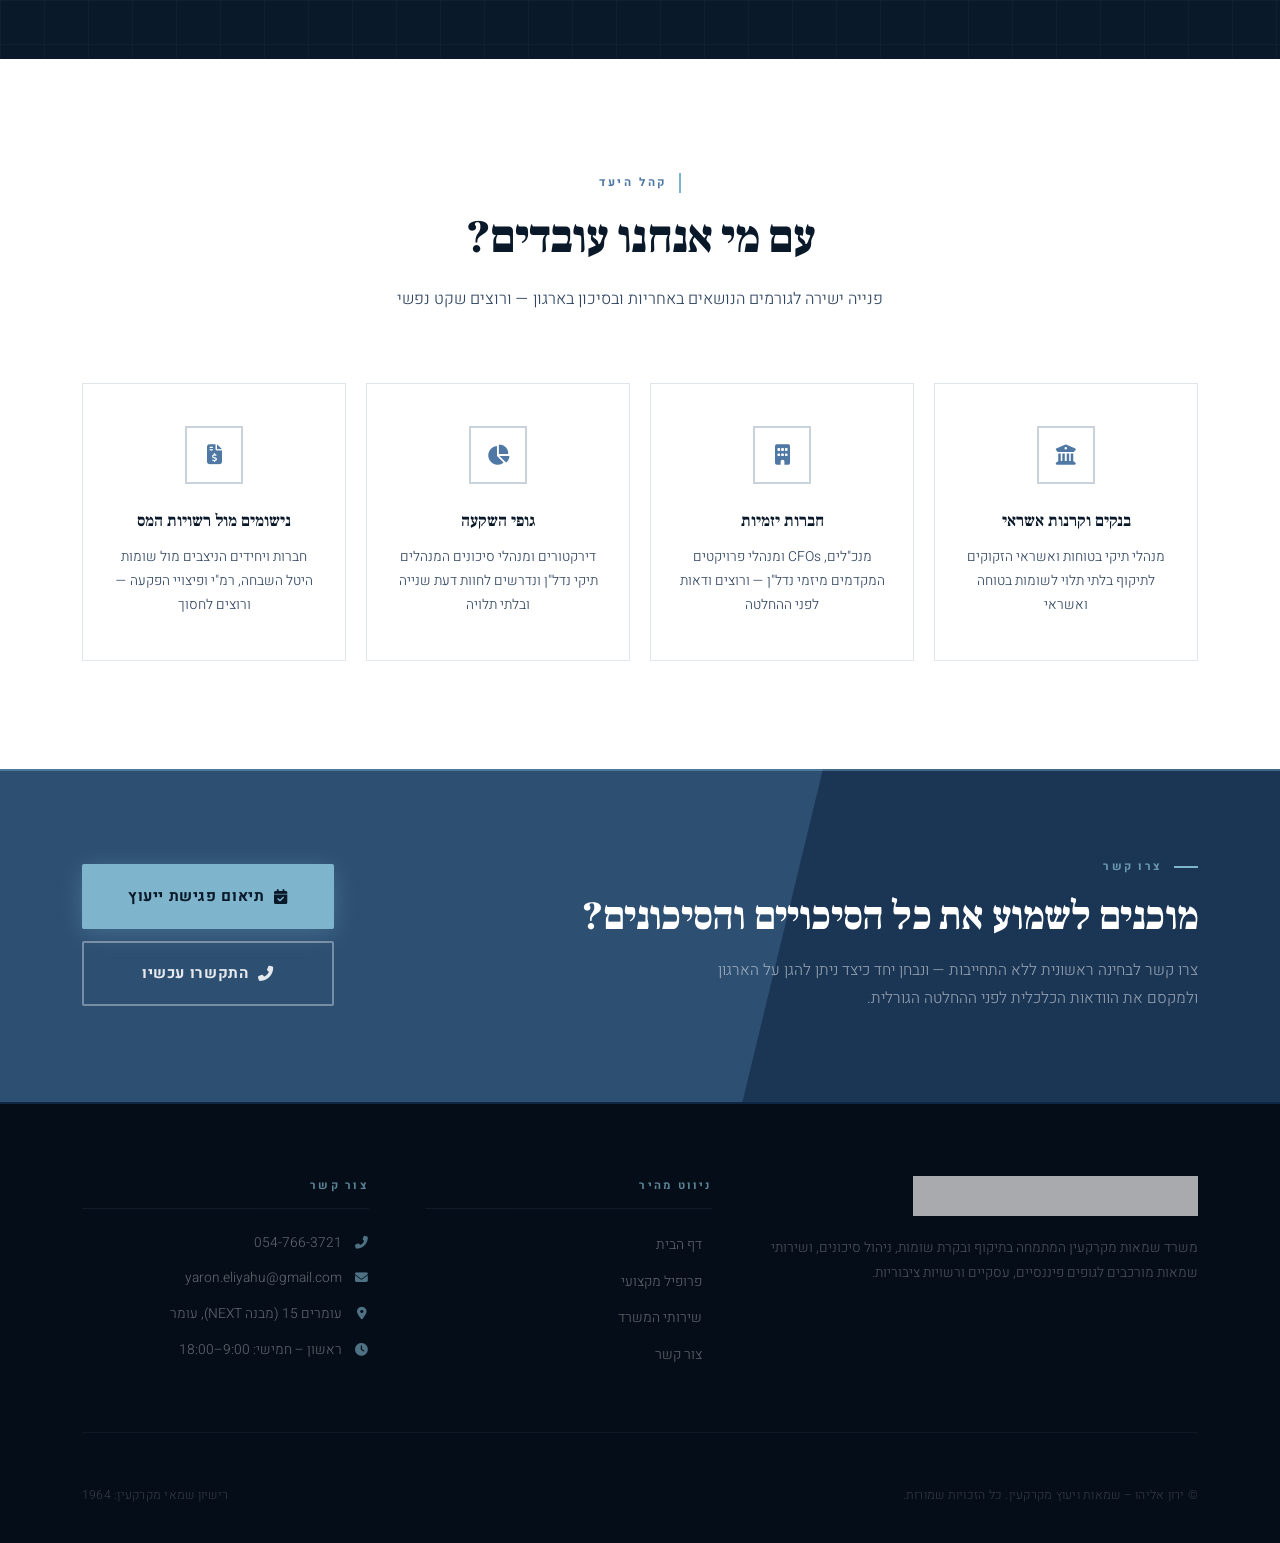
<file: index_skill.html>
<!DOCTYPE html>
<html lang="he" dir="rtl">
<head>
  <meta charset="UTF-8">
  <meta name="viewport" content="width=device-width, initial-scale=1.0">
  <title>ירון אליהו – שמאות ויעוץ מקרקעין | תיקוף ובקרת שומות וניהול סיכונים</title>
  <meta name="description" content="ירון אליהו – שמאי מקרקעין מוסמך. תיקוף ובקרת שומות, ניהול סיכונים, שומות לבנקים ומוסדות פיננסיים. קו הגנה שני לדרג הניהולי והדירקטוריון.">
  <link href="https://fonts.googleapis.com/css2?family=Heebo:wght@300;400;500;600;700;800;900&family=Frank+Ruhl+Libre:wght@400;500;700;900&display=swap" rel="stylesheet">
  <link rel="stylesheet" href="https://cdnjs.cloudflare.com/ajax/libs/font-awesome/6.4.2/css/all.min.css">
  <style>
  /* ===================================================
     INDEX_SKILL — SHARP & BRILLIANT · UI-UX PRO MAX
     Palette: luxury blue system — extended & refined
     =================================================== */

  :root {
    /* Blue palette — your brand colours */
    --abyss:     #050D18;
    --deep:      #0A1929;
    --dark:      #0F2744;
    --navy:      #2D4F72;
    --steel:     #4F79A4;
    --ice:       #7FB5CC;
    --ice-light: #A8CCE0;
    --sky:       #C8E0EE;
    --frost:     #EBF4FA;
    --white:     #FFFFFF;

    /* Light surfaces (for light sections) */
    --bg:        #F4F8FB;
    --bg-section:#EEF3F8;
    --surface:   #FFFFFF;

    /* Text */
    --text-dark: #080F1A;
    --text-mid:  #304560;
    --text-light:#6A8BA8;
    --text-ghost:#9BB5CC;

    /* Borders — crisp */
    --line:      rgba(45,79,114,0.14);
    --line-mid:  rgba(45,79,114,0.25);
    --line-ice:  rgba(127,181,204,0.45);

    /* Shadows */
    --shadow-sm: 2px 4px 12px rgba(8,15,26,0.08);
    --shadow-md: 4px 8px 28px rgba(8,15,26,0.13);
    --shadow-lg: 6px 16px 56px rgba(8,15,26,0.20);
    --shadow-ice:0 4px 24px rgba(127,181,204,0.30);

    /* Sharp geometry — minimal radius */
    --radius:    0px;
    --radius-sm: 2px;
    --radius-md: 4px;

    --transition:  0.28s cubic-bezier(0.4,0,0.2,1);
    --font-sans:   'Heebo','Arial Hebrew',sans-serif;
    --font-serif:  'Frank Ruhl Libre','David',Georgia,serif;
    --max-width:   1180px;
    --nav-h:       74px;
  }

  *,*::before,*::after{box-sizing:border-box;margin:0;padding:0}
  html{scroll-behavior:smooth}
  body{font-family:var(--font-sans);font-size:16px;line-height:1.78;color:var(--text-dark);background:var(--white);direction:rtl;-webkit-font-smoothing:antialiased;font-weight:300}
  img{max-width:100%;display:block}
  a{text-decoration:none;color:inherit}
  ul{list-style:none}
  button{font-family:var(--font-sans);cursor:pointer;border:none;background:none}

  .container{max-width:var(--max-width);margin:0 auto;padding:0 2rem}
  section{padding:108px 0}

  /* ===== Section Header ===== */
  .section-header{text-align:center;margin-bottom:68px}

  .section-tag{display:inline-flex;align-items:center;gap:0;font-size:.72rem;font-weight:700;letter-spacing:.22em;text-transform:uppercase;color:var(--steel);margin-bottom:18px;border-right:2px solid var(--ice);padding-right:12px}

  .section-title{font-family:var(--font-serif);font-size:2.9rem;font-weight:900;color:var(--deep);line-height:1.18;margin-bottom:18px;letter-spacing:-.02em}
  .section-title .accent{color:var(--navy)}

  .section-subtitle{font-size:1.02rem;color:var(--text-mid);max-width:580px;margin:0 auto;line-height:1.9;font-weight:300}

  /* ===== Buttons ===== */
  .btn{display:inline-flex;align-items:center;justify-content:center;gap:10px;padding:15px 36px;border-radius:var(--radius-sm);font-family:var(--font-sans);font-size:.9rem;font-weight:700;cursor:pointer;transition:all var(--transition);border:2px solid transparent;letter-spacing:.04em;white-space:nowrap}
  .btn-lg{padding:17px 44px;font-size:.95rem}
  .btn-sm{padding:10px 24px;font-size:.83rem}

  .btn-ice{background:var(--ice);color:var(--deep);border-color:var(--ice);box-shadow:var(--shadow-ice)}
  .btn-ice:hover{background:var(--ice-light);border-color:var(--ice-light);box-shadow:0 6px 32px rgba(127,181,204,.45);transform:translateY(-2px)}

  .btn-navy{background:var(--navy);color:var(--white);border-color:var(--navy)}
  .btn-navy:hover{background:var(--dark);border-color:var(--dark);transform:translateY(-2px);box-shadow:var(--shadow-md)}

  .btn-outline-white{background:transparent;color:rgba(255,255,255,.88);border-color:rgba(255,255,255,.35)}
  .btn-outline-white:hover{background:rgba(255,255,255,.09);border-color:rgba(255,255,255,.65);transform:translateY(-2px)}

  .btn-outline-navy{background:transparent;color:var(--navy);border-color:var(--navy)}
  .btn-outline-navy:hover{background:var(--navy);color:var(--white);transform:translateY(-2px)}

  /* ===================================================
     NAVIGATION
     =================================================== */
  .navbar{position:fixed;top:0;inset-inline:0;z-index:1000;background:rgba(255,255,255,.97);backdrop-filter:blur(16px);-webkit-backdrop-filter:blur(16px);border-bottom:1px solid var(--line);transition:all var(--transition)}
  .navbar::before{content:'';position:absolute;top:0;left:0;right:0;height:2px;background:linear-gradient(90deg,var(--navy) 0%,var(--ice) 50%,var(--navy) 100%)}
  .navbar.scrolled{box-shadow:0 4px 20px rgba(8,15,26,.09)}
  .navbar-inner{display:flex;align-items:center;justify-content:space-between;height:var(--nav-h)}
  .navbar-logo img{height:44px;width:auto}
  .navbar-links{display:flex;align-items:center;gap:0}
  .navbar-links a{position:relative;padding:8px 22px;font-weight:500;font-size:.91rem;color:var(--text-mid);transition:color var(--transition);letter-spacing:.01em}
  .navbar-links a::after{content:'';position:absolute;bottom:0;right:22px;left:22px;height:2px;background:var(--ice);transform:scaleX(0);transform-origin:right;transition:transform var(--transition)}
  .navbar-links a:hover,.navbar-links a.active{color:var(--deep)}
  .navbar-links a:hover::after,.navbar-links a.active::after{transform:scaleX(1)}
  .navbar-actions{display:flex;align-items:center;gap:22px}
  .navbar-phone{display:flex;align-items:center;gap:8px;font-size:.87rem;font-weight:500;color:var(--text-mid);transition:color var(--transition)}
  .navbar-phone:hover{color:var(--navy)}
  .navbar-phone i{color:var(--ice);font-size:.82rem}
  .hamburger{display:none;flex-direction:column;gap:5px;padding:4px}
  .hamburger span{display:block;width:22px;height:2px;background:var(--deep);transition:var(--transition)}
  .hamburger.open span:nth-child(1){transform:translateY(7px) rotate(45deg)}
  .hamburger.open span:nth-child(2){opacity:0}
  .hamburger.open span:nth-child(3){transform:translateY(-7px) rotate(-45deg)}
  .mobile-menu{display:none;position:fixed;top:var(--nav-h);inset-inline:0;background:var(--white);border-bottom:2px solid var(--ice);padding:16px 20px 20px;z-index:999;box-shadow:var(--shadow-md)}
  .mobile-menu.open{display:block}
  .mobile-menu a{display:block;padding:13px 0;font-weight:500;color:var(--text-mid);border-bottom:1px solid var(--line);transition:color var(--transition)}
  .mobile-menu a:last-of-type{border-bottom:none}
  .mobile-menu a:hover{color:var(--navy)}
  .mobile-menu .btn{width:100%;margin-top:14px;justify-content:center}

  /* ===================================================
     HERO
     =================================================== */
  .hero{min-height:100vh;background:var(--abyss);display:flex;flex-direction:column;justify-content:center;position:relative;overflow:hidden;padding:110px 0 80px}

  .hero-grid{position:absolute;inset:0;background-image:linear-gradient(rgba(127,181,204,.05) 1px,transparent 1px),linear-gradient(90deg,rgba(127,181,204,.05) 1px,transparent 1px);background-size:52px 52px}

  .hero-slice{position:absolute;top:0;bottom:0;left:0;right:46%;background:var(--dark);clip-path:polygon(0 0,100% 0,85% 100%,0% 100%);opacity:.55}
  .hero-dots{position:absolute;top:130px;left:60px;width:100px;height:100px;background-image:radial-gradient(var(--steel) 1px,transparent 1px);background-size:14px 14px;opacity:.25}

  .hero-inner{position:relative;z-index:2;display:grid;grid-template-columns:1.1fr .9fr;gap:64px;align-items:center}

  .hero-eyebrow{display:flex;align-items:center;gap:12px;margin-bottom:28px}
  .hero-eyebrow .bar{width:28px;height:2px;background:var(--ice);flex-shrink:0}
  .hero-eyebrow span{font-size:.72rem;font-weight:700;letter-spacing:.22em;text-transform:uppercase;color:var(--ice)}

  .hero-title{font-family:var(--font-serif);font-size:4rem;font-weight:900;color:var(--white);line-height:1.1;margin-bottom:28px;letter-spacing:-.02em}
  .hero-title .text-accent{color:var(--ice)}
  .hero-subtitle{font-size:1.04rem;color:rgba(255,255,255,.55);line-height:1.92;margin-bottom:46px;max-width:510px;font-weight:300}
  .hero-actions{display:flex;gap:14px;margin-bottom:52px;flex-wrap:wrap}

  .hero-creds{display:flex;gap:0;border-top:1px solid rgba(127,181,204,.15);padding-top:28px}
  .hero-cred{flex:1;display:flex;flex-direction:column;gap:4px;padding-left:24px;border-left:1px solid rgba(127,181,204,.12)}
  .hero-cred:last-child{padding-left:0;border-left:none}
  .hero-cred .cred-label{font-size:.68rem;font-weight:700;letter-spacing:.14em;text-transform:uppercase;color:var(--ice);opacity:.7}
  .hero-cred .cred-value{font-size:.86rem;color:rgba(255,255,255,.7);font-weight:400;line-height:1.4}

  .hero-visual{display:flex;flex-direction:column;gap:16px}
  .hero-card{background:rgba(255,255,255,.04);border:1px solid rgba(127,181,204,.12);border-right:2px solid rgba(127,181,204,.4);padding:26px 28px;transition:all var(--transition);position:relative}
  .hero-card:hover{background:rgba(127,181,204,.06);border-right-color:var(--ice);transform:translateX(-4px)}
  .hero-card-header{display:flex;align-items:center;gap:14px;margin-bottom:10px}
  .hero-card-icon{width:34px;height:34px;border:1px solid rgba(127,181,204,.4);display:flex;align-items:center;justify-content:center;color:var(--ice);font-size:.85rem;flex-shrink:0}
  .hero-card h3{font-size:.94rem;font-weight:700;color:var(--white);letter-spacing:.01em}
  .hero-card p{font-size:.83rem;color:rgba(255,255,255,.42);line-height:1.65;font-weight:300}

  .hero-scroll{position:absolute;bottom:36px;left:50%;transform:translateX(-50%);z-index:2}
  .scroll-indicator{display:flex;flex-direction:column;align-items:center;gap:8px;color:rgba(255,255,255,.25);font-size:.68rem;letter-spacing:.14em;text-transform:uppercase;animation:scrollBounce 2.5s infinite ease-in-out}
  @keyframes scrollBounce{0%,100%{transform:translateY(0);opacity:.3}50%{transform:translateY(6px);opacity:.7}}

  /* ===================================================
     TRUST STRIP
     =================================================== */
  .trust-strip{background:var(--deep);border-top:1px solid rgba(127,181,204,.08);border-bottom:1px solid rgba(127,181,204,.08);padding:20px 0}
  .trust-strip-inner{display:flex;align-items:center;justify-content:center;flex-wrap:wrap;gap:0}
  .trust-item{display:flex;align-items:center;gap:10px;color:rgba(255,255,255,.35);font-size:.8rem;font-weight:500;padding:0 32px;transition:color var(--transition);letter-spacing:.01em}
  .trust-item:hover{color:var(--ice)}
  .trust-item i{color:var(--ice);font-size:.88rem;opacity:.55}
  .trust-divider{width:1px;height:24px;background:rgba(127,181,204,.12)}

  /* ===================================================
     PROBLEM SECTION
     =================================================== */
  .problem-section{background:var(--white);padding:108px 0}
  .problems-grid{display:grid;grid-template-columns:repeat(3,1fr);gap:24px}

  .problem-card{border:1px solid var(--line);border-top:3px solid var(--line-mid);padding:48px 36px;transition:all var(--transition);position:relative}
  .problem-card::after{content:'';position:absolute;top:-3px;right:0;width:0;height:3px;background:var(--ice);transition:width .45s ease}
  .problem-card:hover{border-color:var(--line-mid);box-shadow:var(--shadow-md);transform:translateY(-4px)}
  .problem-card:hover::after{width:100%}

  .problem-num{font-family:var(--font-serif);font-size:4.5rem;font-weight:900;line-height:1;margin-bottom:28px;color:var(--frost);letter-spacing:-.04em;transition:color var(--transition)}
  .problem-card:hover .problem-num{color:var(--sky)}

  .problem-icon-wrap{width:46px;height:46px;border:2px solid var(--steel);display:flex;align-items:center;justify-content:center;color:var(--steel);font-size:.95rem;margin-bottom:20px;transition:all var(--transition)}
  .problem-card:hover .problem-icon-wrap{background:var(--navy);color:var(--ice);border-color:var(--navy)}

  .problem-card h3{font-family:var(--font-serif);font-size:1.2rem;font-weight:700;color:var(--deep);margin-bottom:14px;line-height:1.35}
  .problem-card p{font-size:.91rem;color:var(--text-mid);line-height:1.85;font-weight:300}

  /* ===================================================
     SOLUTION SECTION
     =================================================== */
  .solution-section{background:var(--bg);padding:108px 0;border-top:1px solid var(--line);border-bottom:1px solid var(--line)}
  .solution-inner{display:grid;grid-template-columns:1fr 1fr;gap:80px;align-items:center}
  .solution-content .section-tag{display:inline-flex;margin-bottom:16px}
  .solution-content .section-title{text-align:right;margin-bottom:20px}
  .solution-visual{display:flex;align-items:center;justify-content:center}

  .solution-text{font-size:.97rem;color:var(--text-mid);line-height:1.9;margin-bottom:16px;font-weight:300}
  .solution-points{margin:26px 0 34px;display:flex;flex-direction:column;gap:0;border:1px solid var(--line)}
  .solution-point{display:flex;align-items:center;gap:14px;font-size:.91rem;color:var(--text-dark);font-weight:500;padding:13px 18px;border-bottom:1px solid var(--line);transition:all var(--transition)}
  .solution-point:last-child{border-bottom:none}
  .solution-point:hover{background:var(--frost);padding-right:24px}
  .solution-point i{color:var(--ice);font-size:.8rem;flex-shrink:0;width:16px;text-align:center}

  /* Method showcase — adapted to blue palette */
  .method-showcase{background:var(--white);border:1px solid var(--line);position:relative;overflow:hidden;box-shadow:var(--shadow-md);width:100%;max-width:460px;margin:0 auto}
  .method-showcase::before{content:'';position:absolute;top:0;right:0;left:0;height:3px;background:linear-gradient(90deg,var(--navy),var(--ice),var(--navy))}

  .ms-header{display:flex;align-items:center;gap:14px;margin-bottom:0;padding:22px 22px 18px;border-bottom:1px solid var(--line)}
  .ms-header-icon{width:42px;height:42px;background:var(--navy);display:flex;align-items:center;justify-content:center;color:var(--ice);font-size:1rem;flex-shrink:0}
  .ms-title{font-family:var(--font-serif);font-size:.95rem;font-weight:700;color:var(--deep);margin-bottom:2px}
  .ms-subtitle{font-size:.73rem;color:var(--text-light)}

  .ms-grid{display:grid;grid-template-columns:1fr 1fr;gap:0;border-bottom:1px solid var(--line)}
  .ms-item{background:var(--white);border-left:1px solid var(--line);border-bottom:1px solid var(--line);padding:18px 16px;transition:all .22s ease;cursor:default;position:relative}
  .ms-item:nth-child(1),.ms-item:nth-child(3){border-left:none}
  .ms-item:nth-child(3),.ms-item:nth-child(4){border-bottom:none}
  .ms-item:hover{background:var(--frost)}
  .ms-item-alert{background:rgba(220,53,69,.03);border-top:1px solid rgba(220,53,69,.12)}
  .ms-item-alert:hover{background:rgba(220,53,69,.06)}

  .ms-item-num{font-size:.58rem;font-weight:700;letter-spacing:1px;color:var(--text-ghost);margin-bottom:10px}
  .ms-item-icon-wrap{width:34px;height:34px;display:flex;align-items:center;justify-content:center;margin-bottom:10px;font-size:.88rem;transition:transform .22s ease}
  .ms-item:hover .ms-item-icon-wrap{transform:scale(1.1)}
  .ms-icon-navy{background:rgba(45,79,114,.1);color:var(--navy)}
  .ms-icon-teal{background:rgba(63,163,163,.1);color:#2e8b8b}
  .ms-icon-red{background:rgba(220,53,69,.1);color:#c0392b}

  .ms-item-title{font-size:.85rem;font-weight:700;color:var(--deep);margin-bottom:5px;line-height:1.3}
  .ms-item-desc{font-size:.73rem;color:var(--text-light);line-height:1.55}

  .ms-footer{display:flex;align-items:center;gap:10px;background:rgba(127,181,204,.06);padding:14px 18px;font-size:.82rem;font-weight:600;color:var(--navy);border-top:1px solid var(--line-ice)}
  .ms-footer i{color:var(--ice);font-size:.88rem;flex-shrink:0}

  /* ===================================================
     STATS SECTION
     =================================================== */
  .stats-section{background:var(--deep);padding:88px 0;position:relative;overflow:hidden}
  .stats-section::before{content:'';position:absolute;inset:0;background-image:linear-gradient(rgba(127,181,204,.04) 1px,transparent 1px),linear-gradient(90deg,rgba(127,181,204,.04) 1px,transparent 1px);background-size:44px 44px}
  .stats-section::after{content:'';position:absolute;top:0;left:0;right:0;height:2px;background:linear-gradient(90deg,transparent 0%,var(--ice) 40%,var(--ice) 60%,transparent 100%);opacity:.5}
  .stats-grid{position:relative;z-index:1;display:grid;grid-template-columns:repeat(4,1fr);gap:0}
  .stat-item{padding:52px 32px;text-align:center;border-left:1px solid rgba(127,181,204,.08);transition:background var(--transition)}
  .stat-item:last-child{border-left:none}
  .stat-item:hover{background:rgba(127,181,204,.04)}
  .stat-bar{width:22px;height:2px;background:var(--ice);margin:0 auto 20px;opacity:.5}
  .stat-icon{font-size:1rem;color:var(--ice);margin-bottom:16px;opacity:.65}
  .stat-number{font-family:var(--font-serif);font-size:2.1rem;font-weight:900;color:var(--ice);margin-bottom:10px;line-height:1.1;letter-spacing:-.01em}
  .stat-label{font-size:.82rem;color:rgba(255,255,255,.38);line-height:1.55;font-weight:300}

  /* ===================================================
     AUDIENCE SECTION
     =================================================== */
  .audience-section{background:var(--white);padding:108px 0}
  .audience-grid{display:grid;grid-template-columns:repeat(4,1fr);gap:20px}
  .audience-card{border:1px solid var(--line);padding:42px 26px;text-align:center;transition:all var(--transition);position:relative;overflow:hidden}
  .audience-card::after{content:'';position:absolute;bottom:0;right:50%;left:50%;height:2px;background:var(--ice);transition:all .4s ease}
  .audience-card:hover{transform:translateY(-5px);box-shadow:var(--shadow-md);border-color:var(--line-ice)}
  .audience-card:hover::after{right:0;left:0}
  .audience-icon{width:58px;height:58px;border:2px solid var(--line-mid);display:flex;align-items:center;justify-content:center;font-size:1.25rem;color:var(--steel);margin:0 auto 26px;transition:all var(--transition)}
  .audience-card:hover .audience-icon{background:var(--navy);color:var(--ice);border-color:var(--navy)}
  .audience-card h3{font-family:var(--font-serif);font-size:1.05rem;font-weight:700;color:var(--deep);margin-bottom:12px;line-height:1.4}
  .audience-card p{font-size:.86rem;color:var(--text-mid);line-height:1.75;font-weight:300}

  /* ===================================================
     CTA SECTION
     =================================================== */
  .cta-section{background:var(--navy);padding:88px 0;position:relative;overflow:hidden}
  .cta-section::before{content:'';position:absolute;top:0;right:0;bottom:0;width:42%;background:var(--dark);clip-path:polygon(15% 0,100% 0,100% 100%,0% 100%);opacity:.6}
  .cta-section::after{content:'';position:absolute;top:0;left:0;right:0;height:2px;background:var(--ice);opacity:.4}
  .cta-inner{position:relative;z-index:1;display:flex;align-items:center;justify-content:space-between;gap:52px}
  .cta-eyebrow{display:flex;align-items:center;gap:12px;margin-bottom:16px}
  .cta-eyebrow .bar{width:24px;height:2px;background:var(--ice)}
  .cta-eyebrow span{font-size:.70rem;font-weight:700;letter-spacing:.20em;text-transform:uppercase;color:var(--ice);opacity:.8}
  .cta-content h2{font-family:var(--font-serif);font-size:2.5rem;font-weight:900;color:var(--white);margin-bottom:16px;line-height:1.2;letter-spacing:-.02em}
  .cta-content p{font-size:.97rem;color:rgba(255,255,255,.52);line-height:1.85;max-width:500px;font-weight:300}
  .cta-actions{display:flex;flex-direction:column;gap:12px;flex-shrink:0}

  /* ===================================================
     FOOTER
     =================================================== */
  .footer{background:var(--abyss);padding:72px 0 36px;border-top:2px solid var(--dark)}
  .footer-top{display:grid;grid-template-columns:1.5fr 1fr 1fr;gap:56px;margin-bottom:52px;padding-bottom:52px;border-bottom:1px solid rgba(127,181,204,.07)}
  .footer-brand img{height:40px;margin-bottom:20px;filter:brightness(0) invert(1);opacity:.65}
  .footer-brand p{font-size:.86rem;line-height:1.8;color:rgba(255,255,255,.28);font-weight:300}
  .footer-col h4{font-size:.70rem;font-weight:700;color:var(--ice);margin-bottom:24px;letter-spacing:.20em;text-transform:uppercase;opacity:.7;padding-bottom:12px;border-bottom:1px solid rgba(127,181,204,.12)}
  .footer-col ul li{margin-bottom:12px}
  .footer-col ul li a{color:rgba(255,255,255,.35);font-size:.87rem;font-weight:300;transition:all var(--transition);display:flex;align-items:center;gap:10px}
  .footer-col ul li a::before{content:'';width:0;height:1px;background:var(--ice);transition:width var(--transition);flex-shrink:0}
  .footer-col ul li a:hover{color:rgba(255,255,255,.7)}
  .footer-col ul li a:hover::before{width:14px}
  .footer-contact-item{display:flex;align-items:flex-start;gap:13px;margin-bottom:15px}
  .footer-contact-item i{color:var(--ice);font-size:.80rem;margin-top:4px;flex-shrink:0;width:14px;text-align:center;opacity:.6}
  .footer-contact-item span{font-size:.86rem;color:rgba(255,255,255,.35);line-height:1.5;font-weight:300}
  .footer-bottom{display:flex;align-items:center;justify-content:space-between;font-size:.77rem;color:rgba(255,255,255,.18);font-weight:300;letter-spacing:.02em}

  /* ===================================================
     ANIMATIONS
     =================================================== */
  .animate-in{opacity:0;transform:translateY(22px);transition:opacity .65s ease,transform .65s ease}
  .animate-in.visible{opacity:1;transform:translateY(0)}
  .delay-1{transition-delay:.1s}
  .delay-2{transition-delay:.2s}
  .delay-3{transition-delay:.3s}
  .delay-4{transition-delay:.4s}

  /* ===================================================
     RESPONSIVE
     =================================================== */
  @media(max-width:1024px){
    .hero-inner{grid-template-columns:1fr;gap:48px}
    .hero-visual{display:none}
    .hero-slice{display:none}
    .hero{min-height:auto}
    .hero-title{font-size:3rem}
    .solution-inner{grid-template-columns:1fr;gap:48px}
    .solution-visual{display:none}
    .stats-grid{grid-template-columns:repeat(2,1fr)}
    .audience-grid{grid-template-columns:repeat(2,1fr)}
    .footer-top{grid-template-columns:1fr 1fr}
  }
  @media(max-width:768px){
    section{padding:72px 0}
    .container{padding:0 1.25rem}
    .section-title{font-size:2.1rem}
    .navbar-links,.navbar-actions{display:none}
    .hamburger{display:flex}
    .hero-title{font-size:2.4rem}
    .hero-subtitle{font-size:.97rem}
    .hero-actions{flex-direction:column;gap:12px}
    .hero-creds{flex-direction:column;gap:16px}
    .hero-cred{border-left:none;padding-left:0;border-top:1px solid rgba(127,181,204,.1);padding-top:14px}
    .problems-grid{grid-template-columns:1fr}
    .stats-grid{grid-template-columns:1fr 1fr}
    .audience-grid{grid-template-columns:1fr 1fr}
    .cta-inner{flex-direction:column;gap:36px}
    .cta-content h2{font-size:1.9rem}
    .cta-actions{flex-direction:row;flex-wrap:wrap}
    .footer-top{grid-template-columns:1fr;gap:36px}
    .footer-bottom{flex-direction:column;gap:8px;text-align:center}
    .trust-strip-inner{flex-direction:column;gap:16px;align-items:flex-start;padding:0 1.25rem}
    .trust-divider{display:none}
    .trust-item{padding:0}
  }
  @media(max-width:480px){
    .section-title{font-size:1.8rem}
    .hero-title{font-size:2rem}
    .stats-grid{grid-template-columns:1fr}
    .audience-grid{grid-template-columns:1fr}
    .btn{font-size:.87rem}
    .btn-lg{padding:15px 28px}
  }
  </style>
</head>
<body>

  <!-- ===== Navigation ===== -->
  <nav class="navbar" id="navbar">
    <div class="container navbar-inner">
      <a href="index_skill.html" class="navbar-logo">
        <img src="LOGO.png" alt="ירון אליהו שמאות ויעוץ מקרקעין">
      </a>
      <ul class="navbar-links">
        <li><a href="index_skill.html" class="active">בית</a></li>
        <li><a href="about.html">אודות</a></li>
        <li><a href="services.html">שירותים</a></li>
        <li><a href="contact.html">צור קשר</a></li>
      </ul>
      <div class="navbar-actions">
        <a href="tel:054-766-3721" class="navbar-phone">
          <i class="fas fa-phone-alt"></i>
          054-766-3721
        </a>
        <a href="contact.html" class="btn btn-navy btn-sm">תיאום פגישת ייעוץ</a>
      </div>
      <button class="hamburger" id="hamburger" aria-label="תפריט">
        <span></span><span></span><span></span>
      </button>
    </div>
  </nav>

  <!-- Mobile Menu -->
  <div class="mobile-menu" id="mobileMenu">
    <a href="index_skill.html">בית</a>
    <a href="about.html">אודות</a>
    <a href="services.html">שירותים</a>
    <a href="contact.html">צור קשר</a>
    <a href="contact.html" class="btn btn-navy">תיאום פגישת ייעוץ</a>
  </div>

  <!-- ===== Hero ===== -->
  <section class="hero">
    <div class="hero-grid"></div>
    <div class="hero-slice"></div>

    <div class="hero-dots"></div>

    <div class="container hero-inner">

      <div class="hero-content">
        <div class="hero-eyebrow animate-in">
          <div class="bar"></div>
          <span>שמאות ויעוץ מקרקעין מקצועי</span>
        </div>
        <h1 class="hero-title animate-in delay-1">
          ירון אליהו —<br>
          <span class="text-accent">תיקוף, בקרת שומות</span><br>
          וניהול סיכונים
        </h1>
        <p class="hero-subtitle animate-in delay-2">
          מעניקים לדרג הניהולי והדירקטוריון קו הגנה שני, אובייקטיבי ובלתי תלוי — להשגת ודאות כלכלית ונטרול כשלים מובנים בשומות מקרקעין מורכבות.
        </p>
        <div class="hero-actions animate-in delay-3">
          <a href="contact.html" class="btn btn-ice btn-lg">
            <i class="fas fa-calendar-alt"></i>
            תיאום פגישת ייעוץ
          </a>
          <a href="services.html" class="btn btn-outline-white btn-lg">
            <i class="fas fa-briefcase"></i>
            השירותים שלנו
          </a>
        </div>
        <div class="hero-creds animate-in delay-4">
          <div class="hero-cred">
            <span class="cred-label">רישיון</span>
            <span class="cred-value">שמאי מקרקעין מוסמך #1964</span>
          </div>
          <div class="hero-cred">
            <span class="cred-label">תפקיד</span>
            <span class="cred-value">שמאי ועדה מחוזית מרכז</span>
          </div>
          <div class="hero-cred">
            <span class="cred-label">השכלה</span>
            <span class="cred-value">M.B.A · בן גוריון</span>
          </div>
        </div>
      </div>

      <div class="hero-visual">
        <div class="hero-card animate-in delay-1">
          <div class="hero-card-header">
            <div class="hero-card-icon"><i class="fas fa-search-dollar"></i></div>
            <h3>תיקוף ובקרת שומות</h3>
          </div>
          <p>ביקורת עומק מתודולוגית, בחינת הנחות יסוד ומבחני רגישות על שומות קיימות</p>
        </div>
        <div class="hero-card animate-in delay-2">
          <div class="hero-card-header">
            <div class="hero-card-icon"><i class="fas fa-chart-line"></i></div>
            <h3>ניהול סיכונים</h3>
          </div>
          <p>הפיכת השומה ממסמך סטטי לתמצית מנהלים דינמית — סיכוי מול סיכון</p>
        </div>
        <div class="hero-card animate-in delay-3">
          <div class="hero-card-header">
            <div class="hero-card-icon"><i class="fas fa-university"></i></div>
            <h3>שומות פיננסיות</h3>
          </div>
          <p>שומות לבנקים ומוסדות פיננסיים לפי תקן 19 לנכסים מורכבים ומגוונים</p>
        </div>
      </div>

    </div>

    <div class="hero-scroll">
      <div class="scroll-indicator">
        <span>גלול</span>
        <i class="fas fa-chevron-down"></i>
      </div>
    </div>
  </section>

  <!-- ===== Trust Strip ===== -->
  <div class="trust-strip">
    <div class="container">
      <div class="trust-strip-inner">
        <div class="trust-item"><i class="fas fa-id-card"></i><span>רישיון שמאי מקרקעין 1964</span></div>
        <div class="trust-divider"></div>
        <div class="trust-item"><i class="fas fa-city"></i><span>שמאי ועדה מחוזית מרכז</span></div>
        <div class="trust-divider"></div>
        <div class="trust-item"><i class="fas fa-balance-scale"></i><span>צוות בוחנים – מועצת שמאי המקרקעין</span></div>
        <div class="trust-divider"></div>
        <div class="trust-item"><i class="fas fa-graduation-cap"></i><span>M.B.A – אוניברסיטת בן גוריון</span></div>
        <div class="trust-divider"></div>
        <div class="trust-item"><i class="fas fa-clock"></i><span>ניסיון מוכח מאז 2017</span></div>
      </div>
    </div>
  </div>

  <!-- ===== Problem Section ===== -->
  <section class="problem-section">
    <div class="container">
      <div class="section-header animate-in">
        <div class="section-tag">האתגר הניהולי</div>
        <h2 class="section-title">מה הסיכון שאתם נושאים?</h2>
        <p class="section-subtitle">הסתמכות על שומה בודדת ללא תיקוף עצמאי עלולה לחשוף את הארגון לנזקים כלכליים משמעותיים ובלתי הפיכים</p>
      </div>
      <div class="problems-grid">
        <div class="problem-card animate-in delay-1">
          <div class="problem-num">01</div>
          <div class="problem-icon-wrap"><i class="fas fa-exclamation-triangle"></i></div>
          <h3>הערכות אופטימיות מדי</h3>
          <p>שומה בודדת ללא תיקוף עלולה לכלול הנחות יסוד שגויות — ריבית לא ריאלית, עלויות בנייה חסרות, הערכת שווי מנופחת. תוצאה: החלטות השקעה שגויות שעולות במיליונים.</p>
        </div>
        <div class="problem-card animate-in delay-2">
          <div class="problem-num">02</div>
          <div class="problem-icon-wrap"><i class="fas fa-money-bill-wave"></i></div>
          <h3>תשלום יתר של מיליוני שקלים</h3>
          <p>ללא בחינה ביקורתית של שומות היטל השבחה, דרישות רמ"י ופיצויי הפקעה, הארגון עלול לשלם סכומים עצומים מיותרים עקב טעויות מתודולוגיות הניתנות לתקיפה.</p>
        </div>
        <div class="problem-card animate-in delay-3">
          <div class="problem-num">03</div>
          <div class="problem-icon-wrap"><i class="fas fa-eye-slash"></i></div>
          <h3>נקודות תורפה בלתי מזוהות</h3>
          <p>ללא עין ביקורתית מקצועית, כשלים שמאיים, בעיות נסתרות בנכס, או חולשות מתודולוגיות נשארות בלתי מזוהות — עד לאחר קבלת ההחלטה הגורלית.</p>
        </div>
      </div>
    </div>
  </section>

  <!-- ===== Solution Section ===== -->
  <section class="solution-section">
    <div class="container">
      <div class="solution-inner">

        <div class="solution-content animate-in">
          <div class="section-tag">הפתרון</div>
          <h2 class="section-title">קו הגנה שני —<br><span class="accent">אובייקטיבי ובלתי תלוי</span></h2>
          <p class="solution-text">סיכון אינו מילה גסה — הוא הזדמנות, כל עוד מנהלים ומבינים אותו בצורה מיטבית. אני לא מחליף את השמאי המבצע — אני מוודא שהתהליך שלו תקין, שהנחות העבודה שלו ריאליות, ומהווה עוד קו הגנה בפני מקבל ההחלטות.</p>
          <p class="solution-text">השירות מתרגם מורכבות שמאית לתמצית מנהלים ברורה, המציגה סיכוי מול סיכון, ומאפשרת לדירקטוריון ולהנהלה לקבל החלטות מבוססות ומושכלות.</p>
          <div class="solution-points">
            <div class="solution-point"><i class="fas fa-check"></i><span>ביקורת עומק מתודולוגית לשומות קיימות</span></div>
            <div class="solution-point"><i class="fas fa-check"></i><span>מבחני רגישות לשינויי ריבית, עלויות בנייה ותשואה</span></div>
            <div class="solution-point"><i class="fas fa-check"></i><span>זיהוי "דגלים אדומים" וחולשות מתודולוגיות</span></div>
            <div class="solution-point"><i class="fas fa-check"></i><span>תמצית מנהלים ברורה לדרג הדירקטוריון</span></div>
            <div class="solution-point"><i class="fas fa-check"></i><span>ניסיון רגולטורי עמוק — ועדות מחוזיות ומשרד המשפטים</span></div>
          </div>
          <a href="services.html" class="btn btn-navy">
            לכל השירותים
            <i class="fas fa-arrow-left"></i>
          </a>
        </div>

        <div class="solution-visual animate-in delay-2">
          <div class="method-showcase">
            <div class="ms-header">
              <div class="ms-header-icon"><i class="fas fa-shield-alt"></i></div>
              <div>
                <div class="ms-title">ארבעת עמודי הבקרה</div>
                <div class="ms-subtitle">גישה שיטתית לניהול סיכון שמאי</div>
              </div>
            </div>
            <div class="ms-grid">
              <div class="ms-item">
                <div class="ms-item-num">01</div>
                <div class="ms-item-icon-wrap ms-icon-navy"><i class="fas fa-clipboard-check"></i></div>
                <div class="ms-item-title">תיקוף מתודולוגי</div>
                <div class="ms-item-desc">ביקורת עומק על הנחות יסוד ושיטות חישוב</div>
              </div>
              <div class="ms-item">
                <div class="ms-item-num">02</div>
                <div class="ms-item-icon-wrap ms-icon-teal"><i class="fas fa-sliders"></i></div>
                <div class="ms-item-title">מבחני רגישות</div>
                <div class="ms-item-desc">ריבית, עלויות ותשואה — ניתוח תרחישים</div>
              </div>
              <div class="ms-item ms-item-alert">
                <div class="ms-item-num">03</div>
                <div class="ms-item-icon-wrap ms-icon-red"><i class="fas fa-flag"></i></div>
                <div class="ms-item-title">דגלים אדומים</div>
                <div class="ms-item-desc">כשלים, חולשות ובעיות בלתי מזוהות</div>
              </div>
              <div class="ms-item">
                <div class="ms-item-num">04</div>
                <div class="ms-item-icon-wrap ms-icon-navy"><i class="fas fa-file-lines"></i></div>
                <div class="ms-item-title">תמצית מנהלים</div>
                <div class="ms-item-desc">דוח ברור — סיכוי מול סיכון לדירקטוריון</div>
              </div>
            </div>
            <div class="ms-footer">
              <i class="fas fa-check-circle"></i>
              <span>התוצאה: ודאות כלכלית מלאה לדרג הניהולי</span>
            </div>
          </div>
        </div>

      </div>
    </div>
  </section>

  <!-- ===== Stats Section ===== -->
  <section class="stats-section">
    <div class="container">
      <div class="stats-grid">
        <div class="stat-item animate-in">
          <div class="stat-bar"></div>
          <div class="stat-icon"><i class="fas fa-id-card"></i></div>
          <div class="stat-number">1964</div>
          <div class="stat-label">מספר רישיון שמאי מקרקעין מוסמך</div>
        </div>
        <div class="stat-item animate-in delay-1">
          <div class="stat-bar"></div>
          <div class="stat-icon"><i class="fas fa-city"></i></div>
          <div class="stat-number">ועדה מחוזית</div>
          <div class="stat-label">שמאי ועדה מחוזית מרכז — לשכת התכנון. סקירה ובקרה לתוכניות איחוד וחלוקה, פינוי בינוי וכדאיות</div>
        </div>
        <div class="stat-item animate-in delay-2">
          <div class="stat-bar"></div>
          <div class="stat-icon"><i class="fas fa-balance-scale"></i></div>
          <div class="stat-number">מאז 2017</div>
          <div class="stat-label">חבר בצוות הבוחנים הרשמי של הבחינות הסופיות בשמאות מקרקעין — מועצת שמאי המקרקעין</div>
        </div>
        <div class="stat-item animate-in delay-3">
          <div class="stat-bar"></div>
          <div class="stat-icon"><i class="fas fa-graduation-cap"></i></div>
          <div class="stat-number">M.B.A</div>
          <div class="stat-label">תואר שני במנהל עסקים מאוניברסיטת בן גוריון + לימודי ביקורת פנים</div>
        </div>
      </div>
    </div>
  </section>

  <!-- ===== Audience Section ===== -->
  <section class="audience-section">
    <div class="container">
      <div class="section-header animate-in">
        <div class="section-tag">קהל היעד</div>
        <h2 class="section-title">עם מי אנחנו עובדים?</h2>
        <p class="section-subtitle">פנייה ישירה לגורמים הנושאים באחריות ובסיכון בארגון — ורוצים שקט נפשי</p>
      </div>
      <div class="audience-grid">
        <div class="audience-card animate-in delay-1">
          <div class="audience-icon"><i class="fas fa-university"></i></div>
          <h3>בנקים וקרנות אשראי</h3>
          <p>מנהלי תיקי בטוחות ואשראי הזקוקים לתיקוף בלתי תלוי לשומות בטוחה ואשראי</p>
        </div>
        <div class="audience-card animate-in delay-2">
          <div class="audience-icon"><i class="fas fa-building"></i></div>
          <h3>חברות יזמיות</h3>
          <p>מנכ"לים, CFOs ומנהלי פרויקטים המקדמים מיזמי נדל"ן — ורוצים ודאות לפני ההחלטה</p>
        </div>
        <div class="audience-card animate-in delay-3">
          <div class="audience-icon"><i class="fas fa-chart-pie"></i></div>
          <h3>גופי השקעה</h3>
          <p>דירקטורים ומנהלי סיכונים המנהלים תיקי נדל"ן ונדרשים לחוות דעת שנייה ובלתי תלויה</p>
        </div>
        <div class="audience-card animate-in delay-4">
          <div class="audience-icon"><i class="fas fa-file-invoice-dollar"></i></div>
          <h3>נישומים מול רשויות המס</h3>
          <p>חברות ויחידים הניצבים מול שומות היטל השבחה, רמ"י ופיצויי הפקעה — ורוצים לחסוך</p>
        </div>
      </div>
    </div>
  </section>

  <!-- ===== CTA Section ===== -->
  <section class="cta-section">
    <div class="container">
      <div class="cta-inner animate-in">
        <div class="cta-content">
          <div class="cta-eyebrow">
            <div class="bar"></div>
            <span>צרו קשר</span>
          </div>
          <h2>מוכנים לשמוע את כל הסיכויים והסיכונים?</h2>
          <p>צרו קשר לבחינה ראשונית ללא התחייבות — ונבחן יחד כיצד ניתן להגן על הארגון ולמקסם את הוודאות הכלכלית לפני ההחלטה הגורלית.</p>
        </div>
        <div class="cta-actions">
          <a href="contact.html" class="btn btn-ice btn-lg">
            <i class="fas fa-calendar-check"></i>
            תיאום פגישת ייעוץ
          </a>
          <a href="tel:054-766-3721" class="btn btn-outline-white btn-lg">
            <i class="fas fa-phone-alt"></i>
            התקשרו עכשיו
          </a>
        </div>
      </div>
    </div>
  </section>

  <!-- ===== Footer ===== -->
  <footer class="footer">
    <div class="container">
      <div class="footer-top">
        <div class="footer-brand">
          <img src="LOGO.png" alt="ירון אליהו שמאות מקרקעין">
          <p>משרד שמאות מקרקעין המתמחה בתיקוף ובקרת שומות, ניהול סיכונים, ושירותי שמאות מורכבים לגופים פיננסיים, עסקיים ורשויות ציבוריות.</p>
        </div>
        <div class="footer-col">
          <h4>ניווט מהיר</h4>
          <ul>
            <li><a href="index_skill.html">דף הבית</a></li>
            <li><a href="about.html">פרופיל מקצועי</a></li>
            <li><a href="services.html">שירותי המשרד</a></li>
            <li><a href="contact.html">צור קשר</a></li>
          </ul>
        </div>
        <div class="footer-col">
          <h4>צור קשר</h4>
          <div class="footer-contact-item">
            <i class="fas fa-phone-alt"></i>
            <span>054-766-3721</span>
          </div>
          <div class="footer-contact-item">
            <i class="fas fa-envelope"></i>
            <span>yaron.eliyahu@gmail.com</span>
          </div>
          <div class="footer-contact-item">
            <i class="fas fa-map-marker-alt"></i>
            <span>עומרים 15 (מבנה NEXT), עומר</span>
          </div>
          <div class="footer-contact-item">
            <i class="fas fa-clock"></i>
            <span>ראשון – חמישי: 9:00–18:00</span>
          </div>
        </div>
      </div>
      <div class="footer-bottom">
        <span>© ירון אליהו – שמאות ויעוץ מקרקעין. כל הזכויות שמורות.</span>
        <span>רישיון שמאי מקרקעין: 1964</span>
      </div>
    </div>
  </footer>

  <script src="script.js"></script>
</body>
</html>
</file>
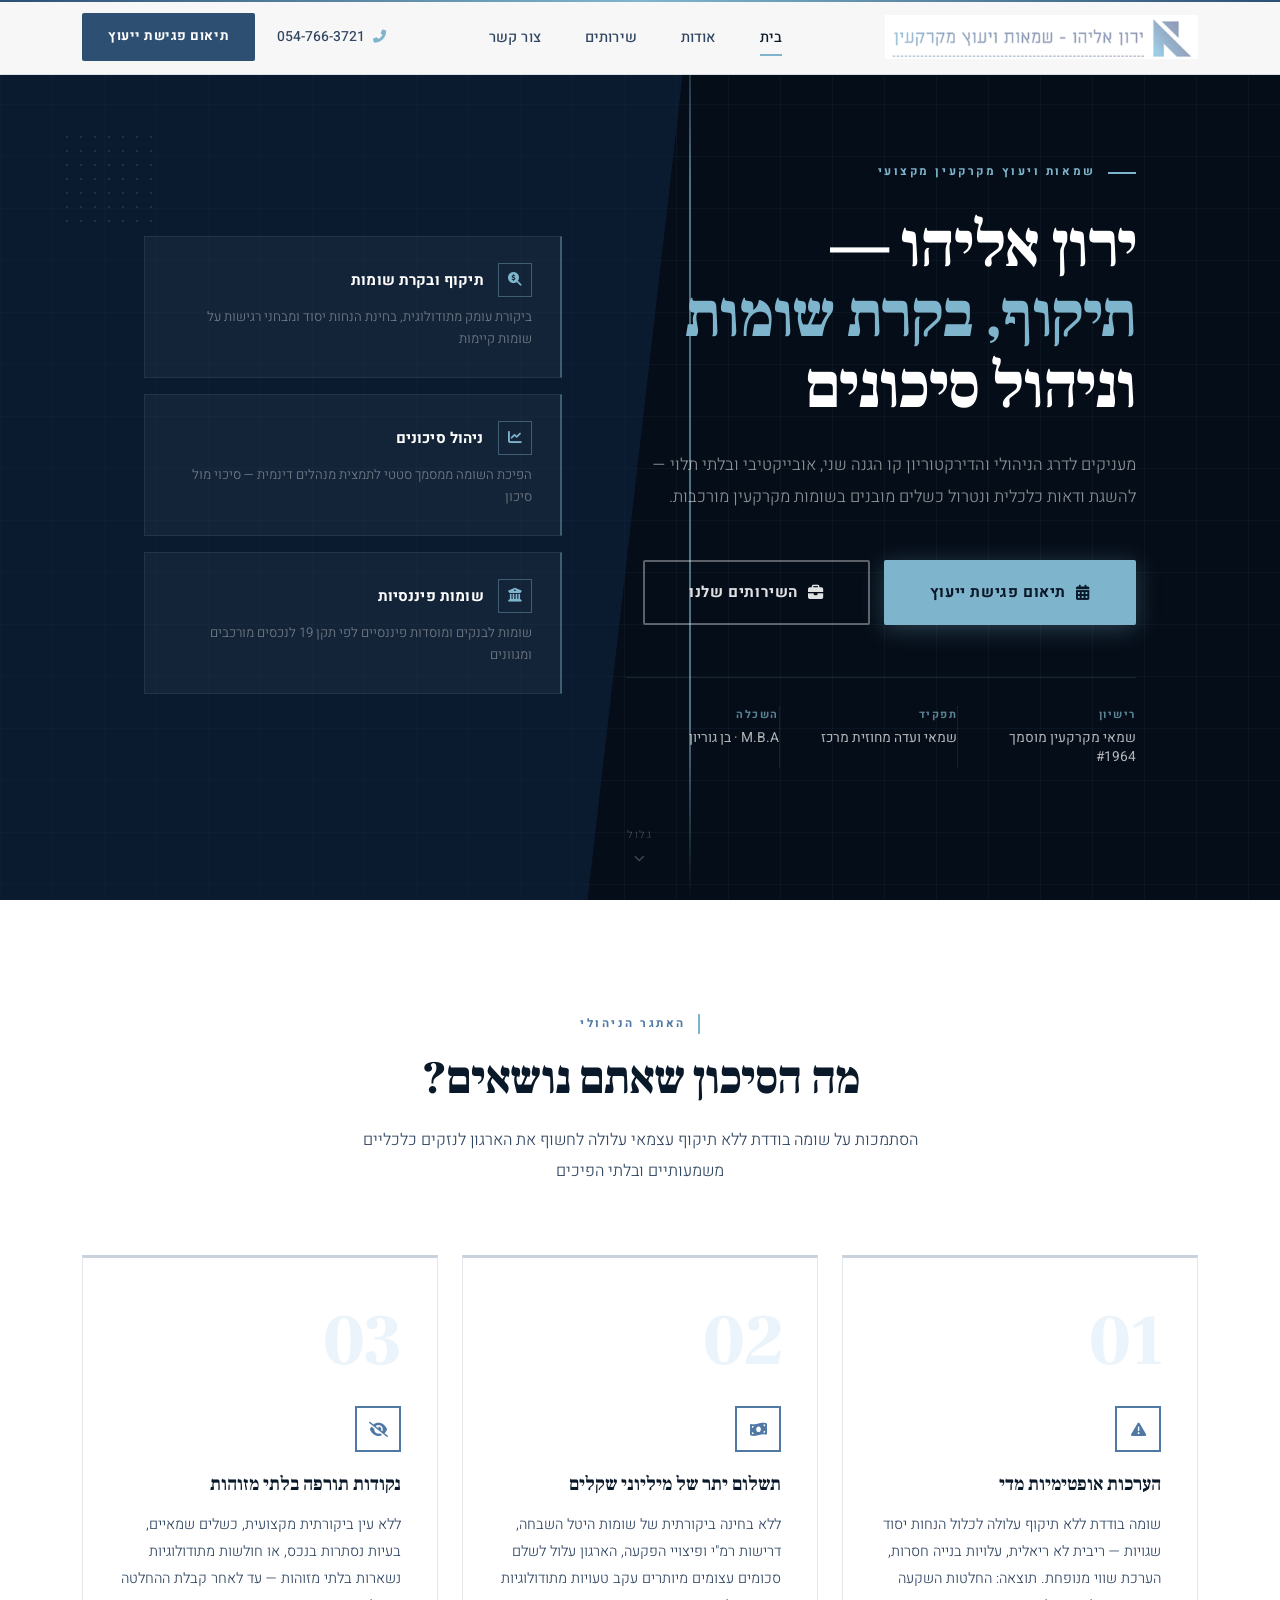
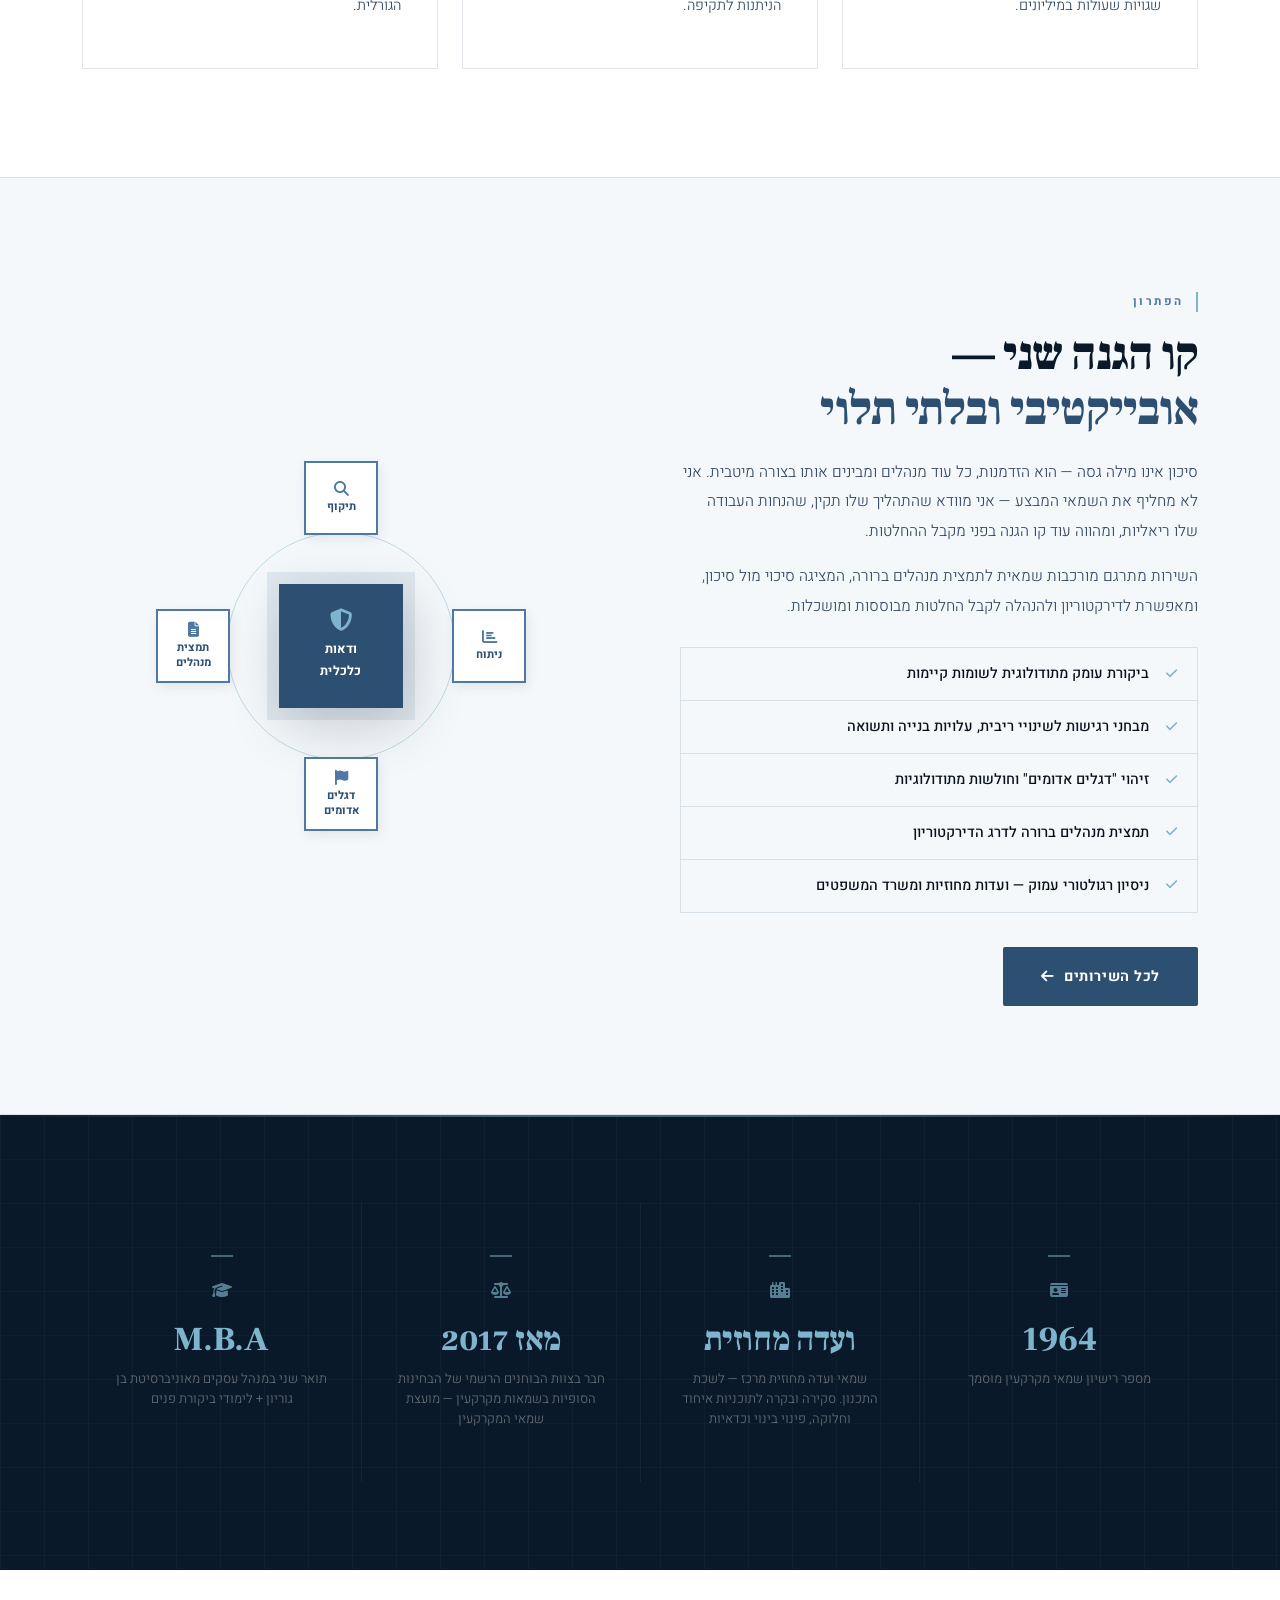
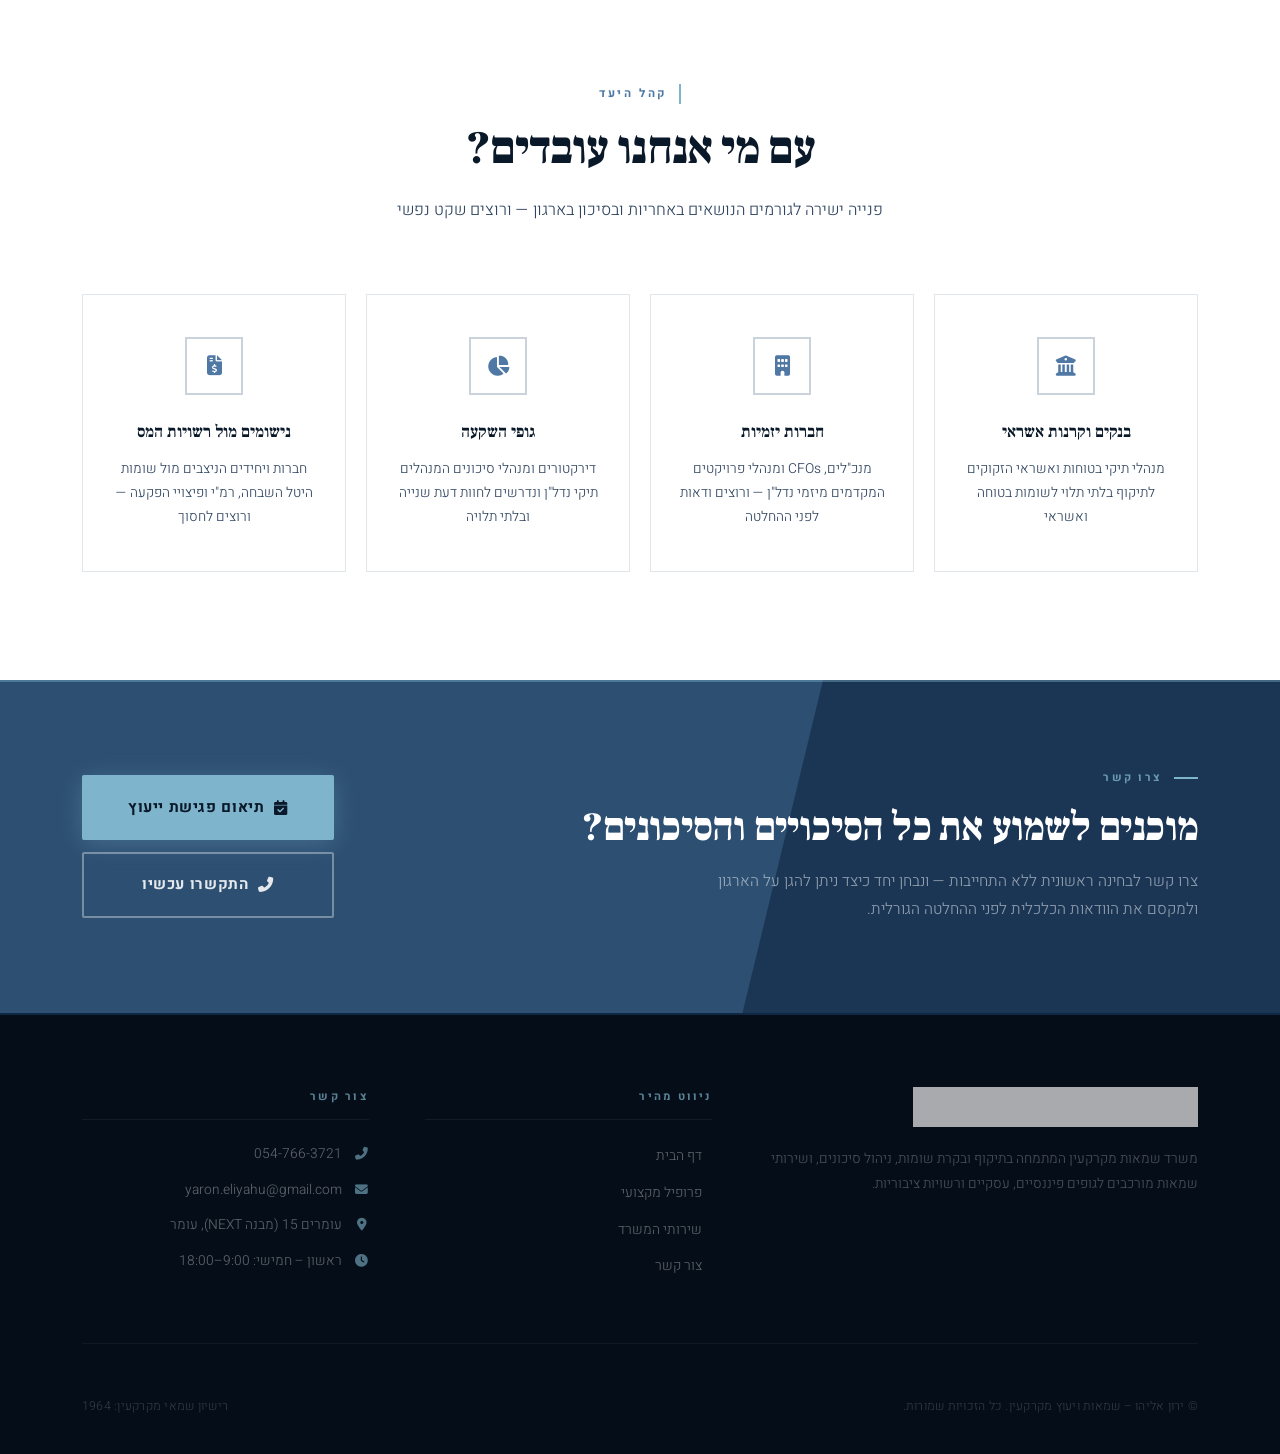
<file: luxury.html>
<!DOCTYPE html>
<html lang="he" dir="rtl">
<head>
  <meta charset="UTF-8">
  <meta name="viewport" content="width=device-width, initial-scale=1.0">
  <title>ירון אליהו – שמאות ויעוץ מקרקעין | תיקוף ובקרת שומות וניהול סיכונים</title>
  <meta name="description" content="ירון אליהו – שמאי מקרקעין מוסמך. תיקוף ובקרת שומות, ניהול סיכונים, שומות לבנקים ומוסדות פיננסיים. קו הגנה שני לדרג הניהולי והדירקטוריון.">
  <link href="https://fonts.googleapis.com/css2?family=Heebo:wght@300;400;500;600;700;800;900&family=Frank+Ruhl+Libre:wght@400;500;700;900&display=swap" rel="stylesheet">
  <link rel="stylesheet" href="https://cdnjs.cloudflare.com/ajax/libs/font-awesome/6.4.2/css/all.min.css">
  <style>
    /* ===================================================
       LUXURY — SHARP & BRILLIANT
       Palette: existing blues, maximum contrast
       =================================================== */

    :root {
      /* Your blue palette — extended into darkness and light */
      --abyss:      #050D18;   /* near black — hero bg */
      --deep:       #0A1929;   /* deepest navy */
      --dark:       #0F2744;   /* dark navy */
      --navy:       #2D4F72;   /* your --primary-darker */
      --steel:      #4F79A4;   /* your --primary-dark */
      --ice:        #7FB5CC;   /* your --primary — the "jewel facet" */
      --ice-light:  #A8CCE0;
      --sky:        #C8E0EE;
      --frost:      #EBF4FA;
      --white:      #FFFFFF;

      /* Surfaces */
      --bg:         #F4F8FB;
      --bg-section: #EEF3F8;
      --surface:    #FFFFFF;

      /* Text */
      --text-dark:  #080F1A;
      --text-mid:   #304560;
      --text-light: #6A8BA8;
      --text-ghost: #9BB5CC;

      /* Borders — crisp */
      --line:       rgba(45, 79, 114, 0.14);
      --line-mid:   rgba(45, 79, 114, 0.25);
      --line-ice:   rgba(127, 181, 204, 0.45);

      /* Shadows — sharper offset, less spread */
      --shadow-sm:  2px 4px 12px rgba(8,15,26,0.08);
      --shadow-md:  4px 8px 28px rgba(8,15,26,0.13);
      --shadow-lg:  6px 16px 56px rgba(8,15,26,0.2);
      --shadow-ice: 0 4px 24px rgba(127,181,204,0.3);

      /* Sharp geometry */
      --radius:     0px;
      --radius-sm:  2px;
      --radius-md:  4px;

      --transition:   0.28s cubic-bezier(0.4, 0, 0.2, 1);
      --font-sans:    'Heebo', 'Arial Hebrew', sans-serif;
      --font-serif:   'Frank Ruhl Libre', 'David', Georgia, serif;
      --max-width:    1180px;
    }

    /* ===== Reset ===== */
    *, *::before, *::after { box-sizing: border-box; margin: 0; padding: 0; }
    html { scroll-behavior: smooth; }
    body {
      font-family: var(--font-sans);
      font-size: 16px;
      line-height: 1.78;
      color: var(--text-dark);
      background: var(--white);
      direction: rtl;
      -webkit-font-smoothing: antialiased;
      font-weight: 300;
    }
    img { max-width: 100%; display: block; }
    a { text-decoration: none; color: inherit; }
    ul { list-style: none; }
    button { font-family: var(--font-sans); cursor: pointer; border: none; background: none; }

    .container {
      max-width: var(--max-width);
      margin: 0 auto;
      padding: 0 2rem;
    }
    section { padding: 108px 0; }

    /* ===== Section Header ===== */
    .section-header { text-align: center; margin-bottom: 68px; }

    .section-tag {
      display: inline-flex;
      align-items: center;
      gap: 0;
      font-size: 0.72rem;
      font-weight: 700;
      letter-spacing: 0.22em;
      text-transform: uppercase;
      color: var(--steel);
      margin-bottom: 18px;
      border-right: 2px solid var(--ice);
      padding-right: 12px;
    }

    .section-title {
      font-family: var(--font-serif);
      font-size: 2.9rem;
      font-weight: 900;
      color: var(--deep);
      line-height: 1.18;
      margin-bottom: 18px;
      letter-spacing: -0.02em;
    }
    .section-title .accent { color: var(--navy); }

    .section-subtitle {
      font-size: 1.02rem;
      color: var(--text-mid);
      max-width: 580px;
      margin: 0 auto;
      line-height: 1.9;
      font-weight: 300;
    }

    /* ===== Precision Divider ===== */
    .sharp-divider {
      width: 36px;
      height: 2px;
      background: var(--ice);
      display: block;
    }

    /* ===== Buttons ===== */
    .btn {
      display: inline-flex;
      align-items: center;
      justify-content: center;
      gap: 10px;
      padding: 15px 36px;
      border-radius: var(--radius-sm);
      font-family: var(--font-sans);
      font-size: 0.9rem;
      font-weight: 700;
      cursor: pointer;
      transition: all var(--transition);
      border: 2px solid transparent;
      letter-spacing: 0.04em;
      white-space: nowrap;
    }
    .btn-lg { padding: 17px 44px; font-size: 0.95rem; }
    .btn-sm { padding: 10px 24px; font-size: 0.83rem; }

    /* Primary: solid ice on dark backgrounds */
    .btn-ice {
      background: var(--ice);
      color: var(--deep);
      border-color: var(--ice);
      box-shadow: var(--shadow-ice);
    }
    .btn-ice:hover {
      background: var(--ice-light);
      border-color: var(--ice-light);
      box-shadow: 0 6px 32px rgba(127,181,204,0.45);
      transform: translateY(-2px);
    }

    /* Solid navy — for light backgrounds */
    .btn-navy {
      background: var(--navy);
      color: var(--white);
      border-color: var(--navy);
    }
    .btn-navy:hover {
      background: var(--dark);
      border-color: var(--dark);
      transform: translateY(-2px);
      box-shadow: var(--shadow-md);
    }

    /* Outline white — on dark */
    .btn-outline-white {
      background: transparent;
      color: rgba(255,255,255,0.88);
      border-color: rgba(255,255,255,0.35);
    }
    .btn-outline-white:hover {
      background: rgba(255,255,255,0.09);
      border-color: rgba(255,255,255,0.65);
      transform: translateY(-2px);
    }

    /* Outline navy — on light */
    .btn-outline-navy {
      background: transparent;
      color: var(--navy);
      border-color: var(--navy);
    }
    .btn-outline-navy:hover {
      background: var(--navy);
      color: var(--white);
      transform: translateY(-2px);
    }

    /* ===================================================
       NAVIGATION
       =================================================== */
    .navbar {
      position: fixed;
      top: 0;
      inset-inline: 0;
      z-index: 1000;
      background: rgba(255,255,255,0.97);
      backdrop-filter: blur(16px);
      -webkit-backdrop-filter: blur(16px);
      border-bottom: 1px solid var(--line);
      transition: all var(--transition);
    }
    /* Sharp ice accent on top of nav */
    .navbar::before {
      content: '';
      position: absolute;
      top: 0;
      left: 0;
      right: 0;
      height: 2px;
      background: linear-gradient(90deg, var(--navy) 0%, var(--ice) 50%, var(--navy) 100%);
    }
    .navbar.scrolled {
      box-shadow: 0 4px 20px rgba(8,15,26,0.09);
    }

    .navbar-inner {
      display: flex;
      align-items: center;
      justify-content: space-between;
      height: 74px;
    }

    .navbar-logo img { height: 44px; width: auto; }

    .navbar-links {
      display: flex;
      align-items: center;
      gap: 0;
    }
    .navbar-links a {
      position: relative;
      padding: 8px 22px;
      font-weight: 500;
      font-size: 0.91rem;
      color: var(--text-mid);
      transition: color var(--transition);
      letter-spacing: 0.01em;
    }
    .navbar-links a::after {
      content: '';
      position: absolute;
      bottom: 0;
      right: 22px;
      left: 22px;
      height: 2px;
      background: var(--ice);
      transform: scaleX(0);
      transform-origin: right;
      transition: transform var(--transition);
    }
    .navbar-links a:hover,
    .navbar-links a.active { color: var(--deep); }
    .navbar-links a:hover::after,
    .navbar-links a.active::after { transform: scaleX(1); }

    .navbar-actions { display: flex; align-items: center; gap: 22px; }

    .navbar-phone {
      display: flex;
      align-items: center;
      gap: 8px;
      font-size: 0.87rem;
      font-weight: 500;
      color: var(--text-mid);
      transition: color var(--transition);
    }
    .navbar-phone:hover { color: var(--navy); }
    .navbar-phone i { color: var(--ice); font-size: 0.82rem; }

    /* Hamburger */
    .hamburger { display: none; flex-direction: column; gap: 5px; padding: 4px; }
    .hamburger span {
      display: block;
      width: 22px;
      height: 2px;
      background: var(--deep);
      transition: var(--transition);
    }
    .hamburger.open span:nth-child(1) { transform: translateY(7px) rotate(45deg); }
    .hamburger.open span:nth-child(2) { opacity: 0; }
    .hamburger.open span:nth-child(3) { transform: translateY(-7px) rotate(-45deg); }

    .mobile-menu {
      display: none;
      position: fixed;
      top: 74px;
      inset-inline: 0;
      background: var(--white);
      border-bottom: 2px solid var(--ice);
      padding: 16px 20px 20px;
      z-index: 999;
      box-shadow: var(--shadow-md);
    }
    .mobile-menu.open { display: block; }
    .mobile-menu a {
      display: block;
      padding: 13px 0;
      font-weight: 500;
      color: var(--text-mid);
      border-bottom: 1px solid var(--line);
      transition: color var(--transition);
    }
    .mobile-menu a:last-of-type { border-bottom: none; }
    .mobile-menu a:hover { color: var(--navy); }
    .mobile-menu .btn { width: 100%; margin-top: 14px; justify-content: center; }

    /* ===================================================
       HERO SECTION
       =================================================== */
    .hero {
      min-height: 100vh;
      background: var(--abyss);
      display: flex;
      flex-direction: column;
      justify-content: center;
      position: relative;
      overflow: hidden;
      padding: 110px 0 80px;
    }

    /* Precise grid — like graph paper */
    .hero-grid {
      position: absolute;
      inset: 0;
      background-image:
        linear-gradient(rgba(127,181,204,0.05) 1px, transparent 1px),
        linear-gradient(90deg, rgba(127,181,204,0.05) 1px, transparent 1px);
      background-size: 52px 52px;
    }

    /* Sharp diagonal slice — geometric, not soft */
    .hero-slice {
      position: absolute;
      top: 0;
      bottom: 0;
      left: 0;
      right: 46%;
      background: var(--dark);
      clip-path: polygon(0 0, 100% 0, 85% 100%, 0% 100%);
      opacity: 0.55;
    }

    /* Brilliant ice line — the jewel facet */
    .hero-beam {
      position: absolute;
      top: 0;
      bottom: 0;
      right: 46%;
      width: 2px;
      background: linear-gradient(to bottom,
        transparent 0%,
        var(--ice) 20%,
        var(--ice) 80%,
        transparent 100%);
      opacity: 0.6;
      filter: blur(0.5px);
    }

    /* Dot cluster — upper corner accent */
    .hero-dots {
      position: absolute;
      top: 130px;
      left: 60px;
      width: 100px;
      height: 100px;
      background-image: radial-gradient(var(--steel) 1px, transparent 1px);
      background-size: 14px 14px;
      opacity: 0.25;
    }

    .hero-inner {
      position: relative;
      z-index: 2;
      display: grid;
      grid-template-columns: 1.1fr 0.9fr;
      gap: 64px;
      align-items: center;
    }

    /* Small-caps label */
    .hero-eyebrow {
      display: flex;
      align-items: center;
      gap: 12px;
      margin-bottom: 28px;
    }
    .hero-eyebrow .bar {
      width: 28px;
      height: 2px;
      background: var(--ice);
      flex-shrink: 0;
    }
    .hero-eyebrow span {
      font-size: 0.72rem;
      font-weight: 700;
      letter-spacing: 0.22em;
      text-transform: uppercase;
      color: var(--ice);
    }

    .hero-title {
      font-family: var(--font-serif);
      font-size: 4rem;
      font-weight: 900;
      color: var(--white);
      line-height: 1.1;
      margin-bottom: 28px;
      letter-spacing: -0.02em;
    }
    /* The "jewel" accent — ice blue on black = brilliant */
    .hero-title .text-accent {
      color: var(--ice);
    }

    .hero-subtitle {
      font-size: 1.04rem;
      color: rgba(255,255,255,0.55);
      line-height: 1.92;
      margin-bottom: 46px;
      max-width: 510px;
      font-weight: 300;
    }

    .hero-actions {
      display: flex;
      gap: 14px;
      margin-bottom: 52px;
      flex-wrap: wrap;
    }

    /* Credential strip */
    .hero-creds {
      display: flex;
      gap: 0;
      border-top: 1px solid rgba(127,181,204,0.15);
      padding-top: 28px;
    }
    .hero-cred {
      flex: 1;
      display: flex;
      flex-direction: column;
      gap: 4px;
      padding-left: 24px;
      border-left: 1px solid rgba(127,181,204,0.12);
    }
    .hero-cred:last-child { padding-left: 0; border-left: none; }
    .hero-cred .cred-label {
      font-size: 0.68rem;
      font-weight: 700;
      letter-spacing: 0.14em;
      text-transform: uppercase;
      color: var(--ice);
      opacity: 0.7;
    }
    .hero-cred .cred-value {
      font-size: 0.86rem;
      color: rgba(255,255,255,0.7);
      font-weight: 400;
      line-height: 1.4;
    }

    /* Hero cards — right side */
    .hero-visual {
      display: flex;
      flex-direction: column;
      gap: 16px;
    }

    .hero-card {
      background: rgba(255,255,255,0.04);
      border: 1px solid rgba(127,181,204,0.12);
      border-right: 2px solid rgba(127,181,204,0.4);
      padding: 26px 28px;
      transition: all var(--transition);
      position: relative;
    }
    .hero-card:hover {
      background: rgba(127,181,204,0.06);
      border-right-color: var(--ice);
      transform: translateX(-4px);
    }

    .hero-card-header {
      display: flex;
      align-items: center;
      gap: 14px;
      margin-bottom: 10px;
    }
    .hero-card-icon {
      width: 34px;
      height: 34px;
      border: 1px solid rgba(127,181,204,0.4);
      display: flex;
      align-items: center;
      justify-content: center;
      color: var(--ice);
      font-size: 0.85rem;
      flex-shrink: 0;
    }
    .hero-card h3 {
      font-size: 0.94rem;
      font-weight: 700;
      color: var(--white);
      letter-spacing: 0.01em;
    }
    .hero-card p {
      font-size: 0.83rem;
      color: rgba(255,255,255,0.42);
      line-height: 1.65;
      font-weight: 300;
    }

    .hero-scroll {
      position: absolute;
      bottom: 36px;
      left: 50%;
      transform: translateX(-50%);
      z-index: 2;
    }
    .scroll-indicator {
      display: flex;
      flex-direction: column;
      align-items: center;
      gap: 8px;
      color: rgba(255,255,255,0.25);
      font-size: 0.68rem;
      letter-spacing: 0.14em;
      text-transform: uppercase;
      animation: scrollBounce 2.5s infinite ease-in-out;
    }
    @keyframes scrollBounce {
      0%, 100% { transform: translateY(0); opacity: 0.3; }
      50% { transform: translateY(6px); opacity: 0.7; }
    }

    /* ===================================================
       PROBLEM SECTION
       =================================================== */
    .problem-section {
      background: var(--white);
      padding: 108px 0;
    }

    .problems-grid {
      display: grid;
      grid-template-columns: repeat(3, 1fr);
      gap: 24px;
    }

    .problem-card {
      border: 1px solid var(--line);
      border-top: 3px solid var(--line-mid);
      padding: 48px 36px;
      transition: all var(--transition);
      position: relative;
    }
    .problem-card::after {
      content: '';
      position: absolute;
      top: -3px;
      right: 0;
      width: 0;
      height: 3px;
      background: var(--ice);
      transition: width 0.45s ease;
    }
    .problem-card:hover {
      border-color: var(--line-mid);
      box-shadow: var(--shadow-md);
      transform: translateY(-4px);
    }
    .problem-card:hover::after { width: 100%; }

    .problem-num {
      font-family: var(--font-serif);
      font-size: 4.5rem;
      font-weight: 900;
      line-height: 1;
      margin-bottom: 28px;
      color: var(--frost);
      letter-spacing: -0.04em;
      transition: color var(--transition);
    }
    .problem-card:hover .problem-num { color: var(--sky); }

    .problem-icon-wrap {
      width: 46px;
      height: 46px;
      border: 2px solid var(--steel);
      display: flex;
      align-items: center;
      justify-content: center;
      color: var(--steel);
      font-size: 0.95rem;
      margin-bottom: 20px;
      transition: all var(--transition);
    }
    .problem-card:hover .problem-icon-wrap {
      background: var(--navy);
      color: var(--ice);
      border-color: var(--navy);
    }

    .problem-card h3 {
      font-family: var(--font-serif);
      font-size: 1.2rem;
      font-weight: 700;
      color: var(--deep);
      margin-bottom: 14px;
      line-height: 1.35;
    }
    .problem-card p {
      font-size: 0.91rem;
      color: var(--text-mid);
      line-height: 1.85;
      font-weight: 300;
    }

    /* ===================================================
       SOLUTION SECTION
       =================================================== */
    .solution-section {
      background: var(--bg);
      padding: 108px 0;
      border-top: 1px solid var(--line);
      border-bottom: 1px solid var(--line);
    }

    .solution-inner {
      display: grid;
      grid-template-columns: 1fr 1fr;
      gap: 80px;
      align-items: center;
    }

    .solution-content .section-tag { display: inline-flex; margin-bottom: 16px; }
    .solution-content .section-title { text-align: right; margin-bottom: 20px; }

    .solution-text {
      font-size: 0.97rem;
      color: var(--text-mid);
      line-height: 1.9;
      margin-bottom: 16px;
      font-weight: 300;
    }

    .solution-points {
      margin: 26px 0 34px;
      display: flex;
      flex-direction: column;
      gap: 0;
      border: 1px solid var(--line);
    }

    .solution-point {
      display: flex;
      align-items: center;
      gap: 14px;
      font-size: 0.91rem;
      color: var(--text-dark);
      font-weight: 500;
      padding: 13px 18px;
      border-bottom: 1px solid var(--line);
      transition: all var(--transition);
    }
    .solution-point:last-child { border-bottom: none; }
    .solution-point:hover {
      background: var(--frost);
      padding-right: 24px;
    }
    .solution-point i {
      color: var(--ice);
      font-size: 0.8rem;
      flex-shrink: 0;
      width: 16px;
      text-align: center;
    }

    /* Diagram */
    .solution-visual {
      display: flex;
      align-items: center;
      justify-content: center;
    }

    .solution-diagram {
      position: relative;
      width: 370px;
      height: 370px;
    }
    .solution-diagram::before {
      content: '';
      position: absolute;
      top: 50%;
      left: 50%;
      transform: translate(-50%, -50%);
      width: 228px;
      height: 228px;
      border: 1px solid var(--line-ice);
      border-radius: 50%;
    }

    .diagram-center {
      position: absolute;
      top: 50%;
      left: 50%;
      transform: translate(-50%, -50%);
      width: 124px;
      height: 124px;
      background: var(--navy);
      display: flex;
      flex-direction: column;
      align-items: center;
      justify-content: center;
      color: var(--white);
      gap: 6px;
      font-size: 0.79rem;
      font-weight: 700;
      text-align: center;
      box-shadow: 0 0 0 12px rgba(45,79,114,0.1), var(--shadow-lg);
      z-index: 2;
      letter-spacing: 0.02em;
    }
    .diagram-center i { font-size: 1.4rem; color: var(--ice); }

    .diagram-item {
      position: absolute;
      width: 74px;
      height: 74px;
      background: var(--white);
      border: 2px solid var(--steel);
      display: flex;
      flex-direction: column;
      align-items: center;
      justify-content: center;
      gap: 4px;
      font-size: 0.70rem;
      font-weight: 700;
      color: var(--navy);
      box-shadow: var(--shadow-sm);
      transition: all var(--transition);
      z-index: 2;
      text-align: center;
      line-height: 1.3;
    }
    .diagram-item:hover {
      background: var(--navy);
      color: var(--white);
      border-color: var(--navy);
    }
    .diagram-item:hover i { color: var(--ice); }
    .diagram-item i { color: var(--steel); font-size: 0.95rem; transition: color var(--transition); }
    .diagram-item.top    { top: 0; left: 50%; transform: translateX(-50%); }
    .diagram-item.top:hover    { transform: translateX(-50%) scale(1.06); }
    .diagram-item.right  { top: 50%; right: 0; transform: translateY(-50%); }
    .diagram-item.right:hover  { transform: translateY(-50%) scale(1.06); }
    .diagram-item.bottom { bottom: 0; left: 50%; transform: translateX(-50%); }
    .diagram-item.bottom:hover { transform: translateX(-50%) scale(1.06); }
    .diagram-item.left-pos { top: 50%; left: 0; transform: translateY(-50%); }
    .diagram-item.left-pos:hover { transform: translateY(-50%) scale(1.06); }

    /* ===================================================
       STATS SECTION
       =================================================== */
    .stats-section {
      background: var(--deep);
      padding: 88px 0;
      position: relative;
      overflow: hidden;
    }
    /* Precise grid on dark */
    .stats-section::before {
      content: '';
      position: absolute;
      inset: 0;
      background-image:
        linear-gradient(rgba(127,181,204,0.04) 1px, transparent 1px),
        linear-gradient(90deg, rgba(127,181,204,0.04) 1px, transparent 1px);
      background-size: 44px 44px;
    }
    /* Top ice line */
    .stats-section::after {
      content: '';
      position: absolute;
      top: 0;
      left: 0;
      right: 0;
      height: 2px;
      background: linear-gradient(90deg, transparent 0%, var(--ice) 40%, var(--ice) 60%, transparent 100%);
      opacity: 0.5;
    }

    .stats-grid {
      position: relative;
      z-index: 1;
      display: grid;
      grid-template-columns: repeat(4, 1fr);
      gap: 0;
    }

    .stat-item {
      padding: 52px 32px;
      text-align: center;
      border-left: 1px solid rgba(127,181,204,0.08);
      transition: background var(--transition);
    }
    .stat-item:last-child { border-left: none; }
    .stat-item:hover { background: rgba(127,181,204,0.04); }

    /* Accent top bar on each stat */
    .stat-bar {
      width: 22px;
      height: 2px;
      background: var(--ice);
      margin: 0 auto 20px;
      opacity: 0.5;
    }

    .stat-icon {
      font-size: 1rem;
      color: var(--ice);
      margin-bottom: 16px;
      opacity: 0.65;
    }

    .stat-number {
      font-family: var(--font-serif);
      font-size: 2.1rem;
      font-weight: 900;
      color: var(--ice);       /* brilliant ice on dark — the jewel effect */
      margin-bottom: 10px;
      line-height: 1.1;
      letter-spacing: -0.01em;
    }

    .stat-label {
      font-size: 0.82rem;
      color: rgba(255,255,255,0.38);
      line-height: 1.55;
      font-weight: 300;
    }

    /* ===================================================
       AUDIENCE SECTION
       =================================================== */
    .audience-section {
      background: var(--white);
      padding: 108px 0;
    }

    .audience-grid {
      display: grid;
      grid-template-columns: repeat(4, 1fr);
      gap: 20px;
    }

    .audience-card {
      border: 1px solid var(--line);
      padding: 42px 26px;
      text-align: center;
      transition: all var(--transition);
      position: relative;
      overflow: hidden;
    }
    /* Sharp bottom bar — grows on hover */
    .audience-card::after {
      content: '';
      position: absolute;
      bottom: 0;
      right: 50%;
      left: 50%;
      height: 2px;
      background: var(--ice);
      transition: all 0.4s ease;
    }
    .audience-card:hover {
      transform: translateY(-5px);
      box-shadow: var(--shadow-md);
      border-color: var(--line-ice);
    }
    .audience-card:hover::after { right: 0; left: 0; }

    .audience-icon {
      width: 58px;
      height: 58px;
      border: 2px solid var(--line-mid);
      display: flex;
      align-items: center;
      justify-content: center;
      font-size: 1.25rem;
      color: var(--steel);
      margin: 0 auto 26px;
      transition: all var(--transition);
    }
    .audience-card:hover .audience-icon {
      background: var(--navy);
      color: var(--ice);
      border-color: var(--navy);
    }

    .audience-card h3 {
      font-family: var(--font-serif);
      font-size: 1.05rem;
      font-weight: 700;
      color: var(--deep);
      margin-bottom: 12px;
      line-height: 1.4;
    }
    .audience-card p {
      font-size: 0.86rem;
      color: var(--text-mid);
      line-height: 1.75;
      font-weight: 300;
    }

    /* ===================================================
       CTA SECTION
       =================================================== */
    .cta-section {
      background: var(--navy);
      padding: 88px 0;
      position: relative;
      overflow: hidden;
    }
    /* Geometric accent — sharp diagonal */
    .cta-section::before {
      content: '';
      position: absolute;
      top: 0;
      right: 0;
      bottom: 0;
      width: 42%;
      background: var(--dark);
      clip-path: polygon(15% 0, 100% 0, 100% 100%, 0% 100%);
      opacity: 0.6;
    }
    /* Top precision line */
    .cta-section::after {
      content: '';
      position: absolute;
      top: 0;
      left: 0;
      right: 0;
      height: 2px;
      background: var(--ice);
      opacity: 0.4;
    }

    .cta-inner {
      position: relative;
      z-index: 1;
      display: flex;
      align-items: center;
      justify-content: space-between;
      gap: 52px;
    }

    .cta-eyebrow {
      display: flex;
      align-items: center;
      gap: 12px;
      margin-bottom: 16px;
    }
    .cta-eyebrow .bar { width: 24px; height: 2px; background: var(--ice); }
    .cta-eyebrow span {
      font-size: 0.70rem;
      font-weight: 700;
      letter-spacing: 0.20em;
      text-transform: uppercase;
      color: var(--ice);
      opacity: 0.8;
    }

    .cta-content h2 {
      font-family: var(--font-serif);
      font-size: 2.5rem;
      font-weight: 900;
      color: var(--white);
      margin-bottom: 16px;
      line-height: 1.2;
      letter-spacing: -0.02em;
    }
    .cta-content p {
      font-size: 0.97rem;
      color: rgba(255,255,255,0.52);
      line-height: 1.85;
      max-width: 500px;
      font-weight: 300;
    }

    .cta-actions {
      display: flex;
      flex-direction: column;
      gap: 12px;
      flex-shrink: 0;
    }

    /* ===================================================
       FOOTER
       =================================================== */
    .footer {
      background: var(--abyss);
      padding: 72px 0 36px;
      border-top: 2px solid var(--dark);
    }

    .footer-top {
      display: grid;
      grid-template-columns: 1.5fr 1fr 1fr;
      gap: 56px;
      margin-bottom: 52px;
      padding-bottom: 52px;
      border-bottom: 1px solid rgba(127,181,204,0.07);
    }

    .footer-brand img {
      height: 40px;
      margin-bottom: 20px;
      filter: brightness(0) invert(1);
      opacity: 0.65;
    }
    .footer-brand p {
      font-size: 0.86rem;
      line-height: 1.8;
      color: rgba(255,255,255,0.28);
      font-weight: 300;
    }

    .footer-col h4 {
      font-size: 0.70rem;
      font-weight: 700;
      color: var(--ice);
      margin-bottom: 24px;
      letter-spacing: 0.20em;
      text-transform: uppercase;
      opacity: 0.7;
      padding-bottom: 12px;
      border-bottom: 1px solid rgba(127,181,204,0.12);
    }

    .footer-col ul li { margin-bottom: 12px; }
    .footer-col ul li a {
      color: rgba(255,255,255,0.35);
      font-size: 0.87rem;
      font-weight: 300;
      transition: all var(--transition);
      display: flex;
      align-items: center;
      gap: 10px;
    }
    .footer-col ul li a::before {
      content: '';
      width: 0;
      height: 1px;
      background: var(--ice);
      transition: width var(--transition);
      flex-shrink: 0;
    }
    .footer-col ul li a:hover { color: rgba(255,255,255,0.7); }
    .footer-col ul li a:hover::before { width: 14px; }

    .footer-contact-item {
      display: flex;
      align-items: flex-start;
      gap: 13px;
      margin-bottom: 15px;
    }
    .footer-contact-item i {
      color: var(--ice);
      font-size: 0.80rem;
      margin-top: 4px;
      flex-shrink: 0;
      width: 14px;
      text-align: center;
      opacity: 0.6;
    }
    .footer-contact-item span {
      font-size: 0.86rem;
      color: rgba(255,255,255,0.35);
      line-height: 1.5;
      font-weight: 300;
    }

    .footer-bottom {
      display: flex;
      align-items: center;
      justify-content: space-between;
      font-size: 0.77rem;
      color: rgba(255,255,255,0.18);
      font-weight: 300;
      letter-spacing: 0.02em;
    }

    /* ===================================================
       ANIMATIONS
       =================================================== */
    .animate-in {
      opacity: 0;
      transform: translateY(22px);
      transition: opacity 0.65s ease, transform 0.65s ease;
    }
    .animate-in.visible { opacity: 1; transform: translateY(0); }
    .delay-1 { transition-delay: 0.1s; }
    .delay-2 { transition-delay: 0.2s; }
    .delay-3 { transition-delay: 0.3s; }
    .delay-4 { transition-delay: 0.4s; }

    /* ===================================================
       RESPONSIVE
       =================================================== */
    @media (max-width: 1024px) {
      .hero-inner { grid-template-columns: 1fr; gap: 48px; }
      .hero-visual { display: none; }
      .hero-slice, .hero-beam { display: none; }
      .hero { min-height: auto; }
      .hero-title { font-size: 3rem; }
      .solution-inner { grid-template-columns: 1fr; gap: 48px; }
      .solution-visual { display: none; }
      .stats-grid { grid-template-columns: repeat(2, 1fr); }
      .audience-grid { grid-template-columns: repeat(2, 1fr); }
      .footer-top { grid-template-columns: 1fr 1fr; }
    }

    @media (max-width: 768px) {
      section { padding: 72px 0; }
      .container { padding: 0 1.25rem; }
      .section-title { font-size: 2.1rem; }
      .navbar-links, .navbar-actions { display: none; }
      .hamburger { display: flex; }
      .hero-title { font-size: 2.4rem; }
      .hero-subtitle { font-size: 0.97rem; }
      .hero-actions { flex-direction: column; gap: 12px; }
      .hero-creds { flex-direction: column; gap: 16px; }
      .hero-cred { border-left: none; padding-left: 0; border-top: 1px solid rgba(127,181,204,0.1); padding-top: 14px; }
      .problems-grid { grid-template-columns: 1fr; }
      .stats-grid { grid-template-columns: 1fr 1fr; }
      .audience-grid { grid-template-columns: 1fr 1fr; }
      .cta-inner { flex-direction: column; gap: 36px; }
      .cta-content h2 { font-size: 1.9rem; }
      .cta-actions { flex-direction: row; flex-wrap: wrap; }
      .footer-top { grid-template-columns: 1fr; gap: 36px; }
      .footer-bottom { flex-direction: column; gap: 8px; text-align: center; }
    }

    @media (max-width: 480px) {
      .section-title { font-size: 1.8rem; }
      .hero-title { font-size: 2rem; }
      .stats-grid { grid-template-columns: 1fr; }
      .audience-grid { grid-template-columns: 1fr; }
      .btn { font-size: 0.87rem; }
      .btn-lg { padding: 15px 28px; }
    }
  </style>
</head>
<body>

  <!-- ===== Navigation ===== -->
  <nav class="navbar" id="navbar">
    <div class="container navbar-inner">
      <a href="luxury.html" class="navbar-logo">
        <img src="LOGO.png" alt="ירון אליהו שמאות ויעוץ מקרקעין">
      </a>
      <ul class="navbar-links">
        <li><a href="luxury.html" class="active">בית</a></li>
        <li><a href="about.html">אודות</a></li>
        <li><a href="services.html">שירותים</a></li>
        <li><a href="contact.html">צור קשר</a></li>
      </ul>
      <div class="navbar-actions">
        <a href="tel:054-766-3721" class="navbar-phone">
          <i class="fas fa-phone-alt"></i>
          054-766-3721
        </a>
        <a href="contact.html" class="btn btn-navy btn-sm">תיאום פגישת ייעוץ</a>
      </div>
      <button class="hamburger" id="hamburger" aria-label="תפריט">
        <span></span><span></span><span></span>
      </button>
    </div>
  </nav>

  <!-- Mobile Menu -->
  <div class="mobile-menu" id="mobileMenu">
    <a href="luxury.html">בית</a>
    <a href="about.html">אודות</a>
    <a href="services.html">שירותים</a>
    <a href="contact.html">צור קשר</a>
    <a href="contact.html" class="btn btn-navy">תיאום פגישת ייעוץ</a>
  </div>

  <!-- ===== Hero Section ===== -->
  <section class="hero">
    <div class="hero-grid"></div>
    <div class="hero-slice"></div>
    <div class="hero-beam"></div>
    <div class="hero-dots"></div>

    <div class="container hero-inner">

      <div class="hero-content">
        <div class="hero-eyebrow animate-in">
          <div class="bar"></div>
          <span>שמאות ויעוץ מקרקעין מקצועי</span>
        </div>

        <h1 class="hero-title animate-in delay-1">
          ירון אליהו —<br>
          <span class="text-accent">תיקוף, בקרת שומות</span><br>
          וניהול סיכונים
        </h1>

        <p class="hero-subtitle animate-in delay-2">
          מעניקים לדרג הניהולי והדירקטוריון קו הגנה שני, אובייקטיבי ובלתי תלוי — להשגת ודאות כלכלית ונטרול כשלים מובנים בשומות מקרקעין מורכבות.
        </p>

        <div class="hero-actions animate-in delay-3">
          <a href="contact.html" class="btn btn-ice btn-lg">
            <i class="fas fa-calendar-alt"></i>
            תיאום פגישת ייעוץ
          </a>
          <a href="services.html" class="btn btn-outline-white btn-lg">
            <i class="fas fa-briefcase"></i>
            השירותים שלנו
          </a>
        </div>

        <div class="hero-creds animate-in delay-4">
          <div class="hero-cred">
            <span class="cred-label">רישיון</span>
            <span class="cred-value">שמאי מקרקעין מוסמך #1964</span>
          </div>
          <div class="hero-cred">
            <span class="cred-label">תפקיד</span>
            <span class="cred-value">שמאי ועדה מחוזית מרכז</span>
          </div>
          <div class="hero-cred">
            <span class="cred-label">השכלה</span>
            <span class="cred-value">M.B.A · בן גוריון</span>
          </div>
        </div>
      </div>

      <div class="hero-visual">
        <div class="hero-card animate-in delay-1">
          <div class="hero-card-header">
            <div class="hero-card-icon"><i class="fas fa-search-dollar"></i></div>
            <h3>תיקוף ובקרת שומות</h3>
          </div>
          <p>ביקורת עומק מתודולוגית, בחינת הנחות יסוד ומבחני רגישות על שומות קיימות</p>
        </div>

        <div class="hero-card animate-in delay-2">
          <div class="hero-card-header">
            <div class="hero-card-icon"><i class="fas fa-chart-line"></i></div>
            <h3>ניהול סיכונים</h3>
          </div>
          <p>הפיכת השומה ממסמך סטטי לתמצית מנהלים דינמית — סיכוי מול סיכון</p>
        </div>

        <div class="hero-card animate-in delay-3">
          <div class="hero-card-header">
            <div class="hero-card-icon"><i class="fas fa-university"></i></div>
            <h3>שומות פיננסיות</h3>
          </div>
          <p>שומות לבנקים ומוסדות פיננסיים לפי תקן 19 לנכסים מורכבים ומגוונים</p>
        </div>
      </div>
    </div>

    <div class="hero-scroll">
      <div class="scroll-indicator">
        <span>גלול</span>
        <i class="fas fa-chevron-down"></i>
      </div>
    </div>
  </section>

  <!-- ===== Problem Section ===== -->
  <section class="problem-section">
    <div class="container">
      <div class="section-header animate-in">
        <div class="section-tag">האתגר הניהולי</div>
        <h2 class="section-title">מה הסיכון שאתם נושאים?</h2>
        <p class="section-subtitle">הסתמכות על שומה בודדת ללא תיקוף עצמאי עלולה לחשוף את הארגון לנזקים כלכליים משמעותיים ובלתי הפיכים</p>
      </div>

      <div class="problems-grid">
        <div class="problem-card animate-in delay-1">
          <div class="problem-num">01</div>
          <div class="problem-icon-wrap"><i class="fas fa-exclamation-triangle"></i></div>
          <h3>הערכות אופטימיות מדי</h3>
          <p>שומה בודדת ללא תיקוף עלולה לכלול הנחות יסוד שגויות — ריבית לא ריאלית, עלויות בנייה חסרות, הערכת שווי מנופחת. תוצאה: החלטות השקעה שגויות שעולות במיליונים.</p>
        </div>

        <div class="problem-card animate-in delay-2">
          <div class="problem-num">02</div>
          <div class="problem-icon-wrap"><i class="fas fa-money-bill-wave"></i></div>
          <h3>תשלום יתר של מיליוני שקלים</h3>
          <p>ללא בחינה ביקורתית של שומות היטל השבחה, דרישות רמ"י ופיצויי הפקעה, הארגון עלול לשלם סכומים עצומים מיותרים עקב טעויות מתודולוגיות הניתנות לתקיפה.</p>
        </div>

        <div class="problem-card animate-in delay-3">
          <div class="problem-num">03</div>
          <div class="problem-icon-wrap"><i class="fas fa-eye-slash"></i></div>
          <h3>נקודות תורפה בלתי מזוהות</h3>
          <p>ללא עין ביקורתית מקצועית, כשלים שמאיים, בעיות נסתרות בנכס, או חולשות מתודולוגיות נשארות בלתי מזוהות — עד לאחר קבלת ההחלטה הגורלית.</p>
        </div>
      </div>
    </div>
  </section>

  <!-- ===== Solution Section ===== -->
  <section class="solution-section">
    <div class="container">
      <div class="solution-inner">

        <div class="solution-content animate-in">
          <div class="section-tag">הפתרון</div>
          <h2 class="section-title">קו הגנה שני —<br><span class="accent">אובייקטיבי ובלתי תלוי</span></h2>
          <p class="solution-text">סיכון אינו מילה גסה — הוא הזדמנות, כל עוד מנהלים ומבינים אותו בצורה מיטבית. אני לא מחליף את השמאי המבצע — אני מוודא שהתהליך שלו תקין, שהנחות העבודה שלו ריאליות, ומהווה עוד קו הגנה בפני מקבל ההחלטות.</p>
          <p class="solution-text">השירות מתרגם מורכבות שמאית לתמצית מנהלים ברורה, המציגה סיכוי מול סיכון, ומאפשרת לדירקטוריון ולהנהלה לקבל החלטות מבוססות ומושכלות.</p>

          <div class="solution-points">
            <div class="solution-point">
              <i class="fas fa-check"></i>
              <span>ביקורת עומק מתודולוגית לשומות קיימות</span>
            </div>
            <div class="solution-point">
              <i class="fas fa-check"></i>
              <span>מבחני רגישות לשינויי ריבית, עלויות בנייה ותשואה</span>
            </div>
            <div class="solution-point">
              <i class="fas fa-check"></i>
              <span>זיהוי "דגלים אדומים" וחולשות מתודולוגיות</span>
            </div>
            <div class="solution-point">
              <i class="fas fa-check"></i>
              <span>תמצית מנהלים ברורה לדרג הדירקטוריון</span>
            </div>
            <div class="solution-point">
              <i class="fas fa-check"></i>
              <span>ניסיון רגולטורי עמוק — ועדות מחוזיות ומשרד המשפטים</span>
            </div>
          </div>

          <a href="services.html" class="btn btn-navy">
            לכל השירותים
            <i class="fas fa-arrow-left"></i>
          </a>
        </div>

        <div class="solution-visual animate-in delay-2">
          <div class="solution-diagram">
            <div class="diagram-center">
              <i class="fas fa-shield-alt"></i>
              <span>ודאות<br>כלכלית</span>
            </div>
            <div class="diagram-item top">
              <i class="fas fa-search"></i><span>תיקוף</span>
            </div>
            <div class="diagram-item right">
              <i class="fas fa-chart-bar"></i><span>ניתוח</span>
            </div>
            <div class="diagram-item bottom">
              <i class="fas fa-flag"></i><span>דגלים<br>אדומים</span>
            </div>
            <div class="diagram-item left-pos">
              <i class="fas fa-file-alt"></i><span>תמצית<br>מנהלים</span>
            </div>
          </div>
        </div>
      </div>
    </div>
  </section>

  <!-- ===== Stats Section ===== -->
  <section class="stats-section">
    <div class="container">
      <div class="stats-grid">
        <div class="stat-item animate-in">
          <div class="stat-bar"></div>
          <div class="stat-icon"><i class="fas fa-id-card"></i></div>
          <div class="stat-number">1964</div>
          <div class="stat-label">מספר רישיון שמאי מקרקעין מוסמך</div>
        </div>

        <div class="stat-item animate-in delay-1">
          <div class="stat-bar"></div>
          <div class="stat-icon"><i class="fas fa-city"></i></div>
          <div class="stat-number">ועדה מחוזית</div>
          <div class="stat-label">שמאי ועדה מחוזית מרכז — לשכת התכנון. סקירה ובקרה לתוכניות איחוד וחלוקה, פינוי בינוי וכדאיות</div>
        </div>

        <div class="stat-item animate-in delay-2">
          <div class="stat-bar"></div>
          <div class="stat-icon"><i class="fas fa-balance-scale"></i></div>
          <div class="stat-number">מאז 2017</div>
          <div class="stat-label">חבר בצוות הבוחנים הרשמי של הבחינות הסופיות בשמאות מקרקעין — מועצת שמאי המקרקעין</div>
        </div>

        <div class="stat-item animate-in delay-3">
          <div class="stat-bar"></div>
          <div class="stat-icon"><i class="fas fa-graduation-cap"></i></div>
          <div class="stat-number">M.B.A</div>
          <div class="stat-label">תואר שני במנהל עסקים מאוניברסיטת בן גוריון + לימודי ביקורת פנים</div>
        </div>
      </div>
    </div>
  </section>

  <!-- ===== Audience Section ===== -->
  <section class="audience-section">
    <div class="container">
      <div class="section-header animate-in">
        <div class="section-tag">קהל היעד</div>
        <h2 class="section-title">עם מי אנחנו עובדים?</h2>
        <p class="section-subtitle">פנייה ישירה לגורמים הנושאים באחריות ובסיכון בארגון — ורוצים שקט נפשי</p>
      </div>

      <div class="audience-grid">
        <div class="audience-card animate-in delay-1">
          <div class="audience-icon"><i class="fas fa-university"></i></div>
          <h3>בנקים וקרנות אשראי</h3>
          <p>מנהלי תיקי בטוחות ואשראי הזקוקים לתיקוף בלתי תלוי לשומות בטוחה ואשראי</p>
        </div>

        <div class="audience-card animate-in delay-2">
          <div class="audience-icon"><i class="fas fa-building"></i></div>
          <h3>חברות יזמיות</h3>
          <p>מנכ"לים, CFOs ומנהלי פרויקטים המקדמים מיזמי נדל"ן — ורוצים ודאות לפני ההחלטה</p>
        </div>

        <div class="audience-card animate-in delay-3">
          <div class="audience-icon"><i class="fas fa-chart-pie"></i></div>
          <h3>גופי השקעה</h3>
          <p>דירקטורים ומנהלי סיכונים המנהלים תיקי נדל"ן ונדרשים לחוות דעת שנייה ובלתי תלויה</p>
        </div>

        <div class="audience-card animate-in delay-4">
          <div class="audience-icon"><i class="fas fa-file-invoice-dollar"></i></div>
          <h3>נישומים מול רשויות המס</h3>
          <p>חברות ויחידים הניצבים מול שומות היטל השבחה, רמ"י ופיצויי הפקעה — ורוצים לחסוך</p>
        </div>
      </div>
    </div>
  </section>

  <!-- ===== CTA Section ===== -->
  <section class="cta-section">
    <div class="container">
      <div class="cta-inner animate-in">
        <div class="cta-content">
          <div class="cta-eyebrow">
            <div class="bar"></div>
            <span>צרו קשר</span>
          </div>
          <h2>מוכנים לשמוע את כל הסיכויים והסיכונים?</h2>
          <p>צרו קשר לבחינה ראשונית ללא התחייבות — ונבחן יחד כיצד ניתן להגן על הארגון ולמקסם את הוודאות הכלכלית לפני ההחלטה הגורלית.</p>
        </div>
        <div class="cta-actions">
          <a href="contact.html" class="btn btn-ice btn-lg">
            <i class="fas fa-calendar-check"></i>
            תיאום פגישת ייעוץ
          </a>
          <a href="tel:054-766-3721" class="btn btn-outline-white btn-lg">
            <i class="fas fa-phone-alt"></i>
            התקשרו עכשיו
          </a>
        </div>
      </div>
    </div>
  </section>

  <!-- ===== Footer ===== -->
  <footer class="footer">
    <div class="container">
      <div class="footer-top">
        <div class="footer-brand">
          <img src="LOGO.png" alt="ירון אליהו שמאות מקרקעין">
          <p>משרד שמאות מקרקעין המתמחה בתיקוף ובקרת שומות, ניהול סיכונים, ושירותי שמאות מורכבים לגופים פיננסיים, עסקיים ורשויות ציבוריות.</p>
        </div>

        <div class="footer-col">
          <h4>ניווט מהיר</h4>
          <ul>
            <li><a href="luxury.html">דף הבית</a></li>
            <li><a href="about.html">פרופיל מקצועי</a></li>
            <li><a href="services.html">שירותי המשרד</a></li>
            <li><a href="contact.html">צור קשר</a></li>
          </ul>
        </div>

        <div class="footer-col">
          <h4>צור קשר</h4>
          <div class="footer-contact-item">
            <i class="fas fa-phone-alt"></i>
            <span>054-766-3721</span>
          </div>
          <div class="footer-contact-item">
            <i class="fas fa-envelope"></i>
            <span>yaron.eliyahu@gmail.com</span>
          </div>
          <div class="footer-contact-item">
            <i class="fas fa-map-marker-alt"></i>
            <span>עומרים 15 (מבנה NEXT), עומר</span>
          </div>
          <div class="footer-contact-item">
            <i class="fas fa-clock"></i>
            <span>ראשון – חמישי: 9:00–18:00</span>
          </div>
        </div>
      </div>

      <div class="footer-bottom">
        <span>© ירון אליהו – שמאות ויעוץ מקרקעין. כל הזכויות שמורות.</span>
        <span>רישיון שמאי מקרקעין: 1964</span>
      </div>
    </div>
  </footer>

  <script src="script.js"></script>
</body>
</html>
</file>
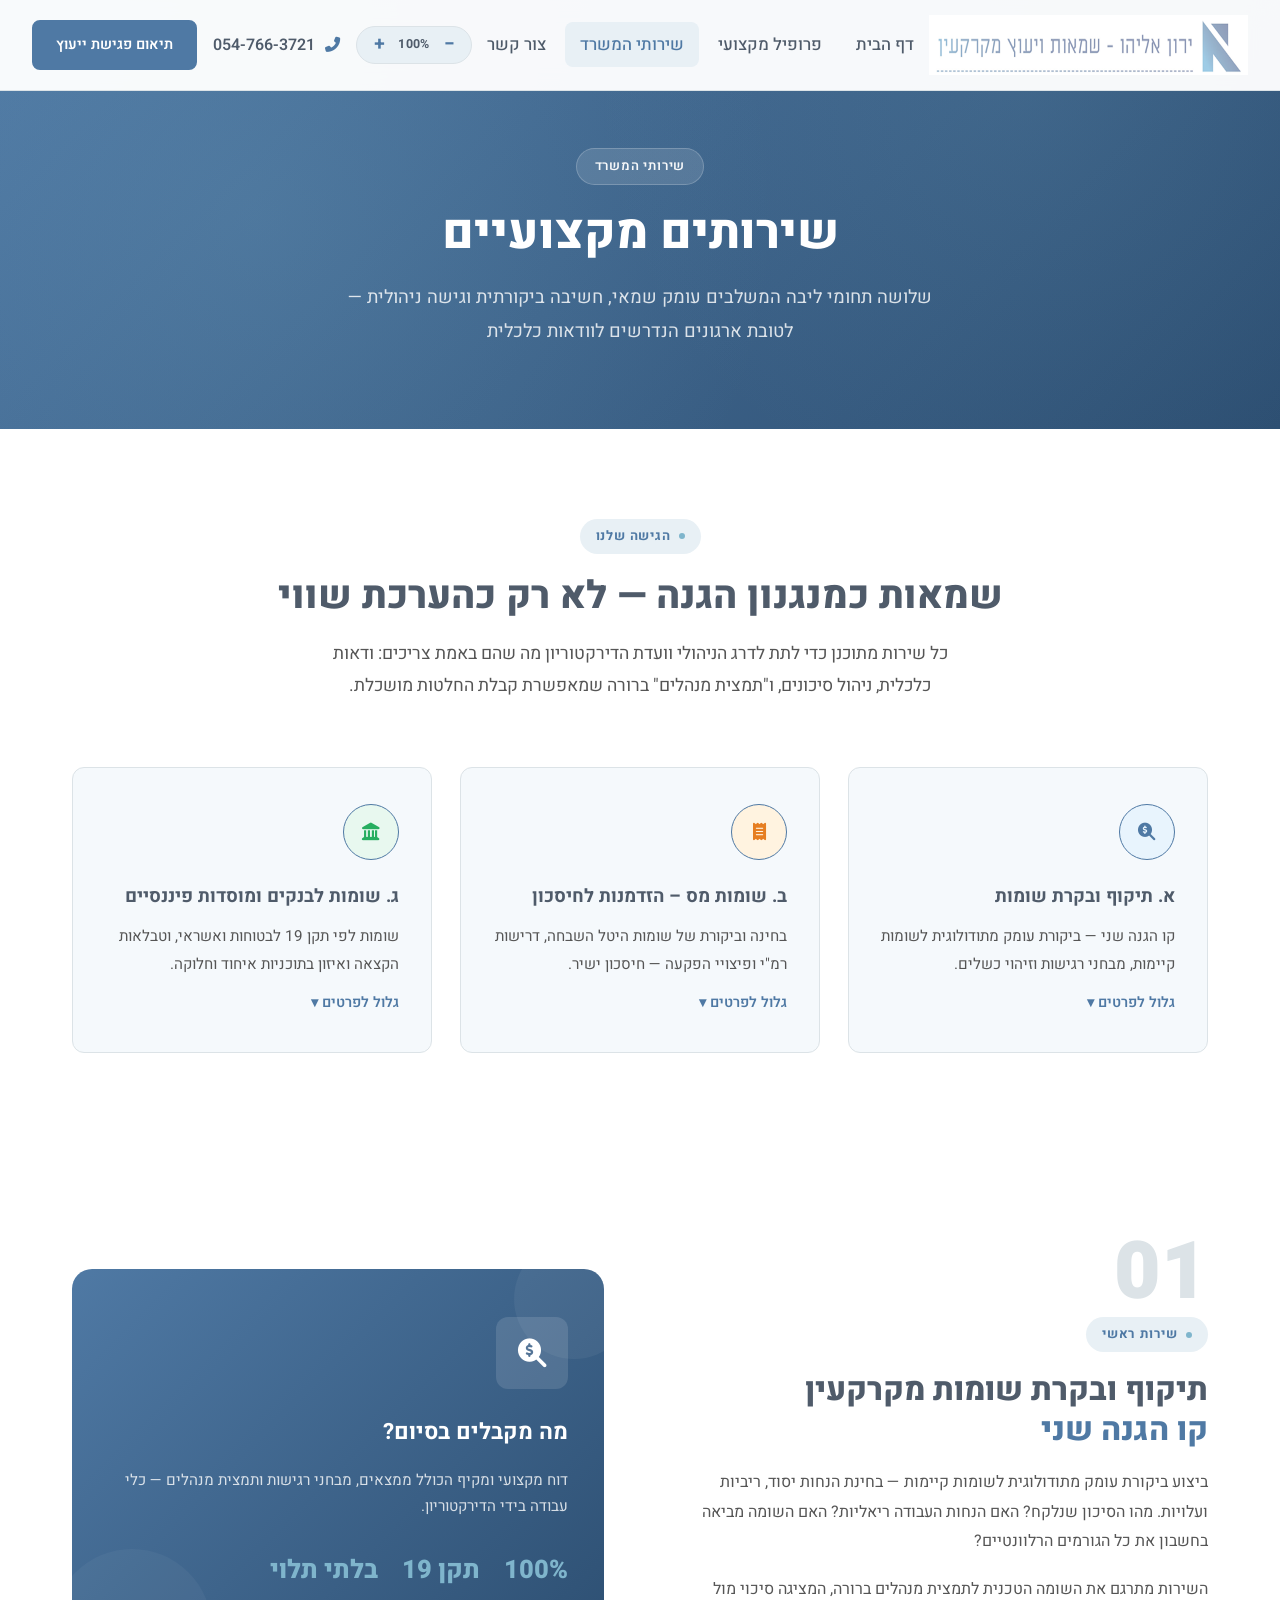
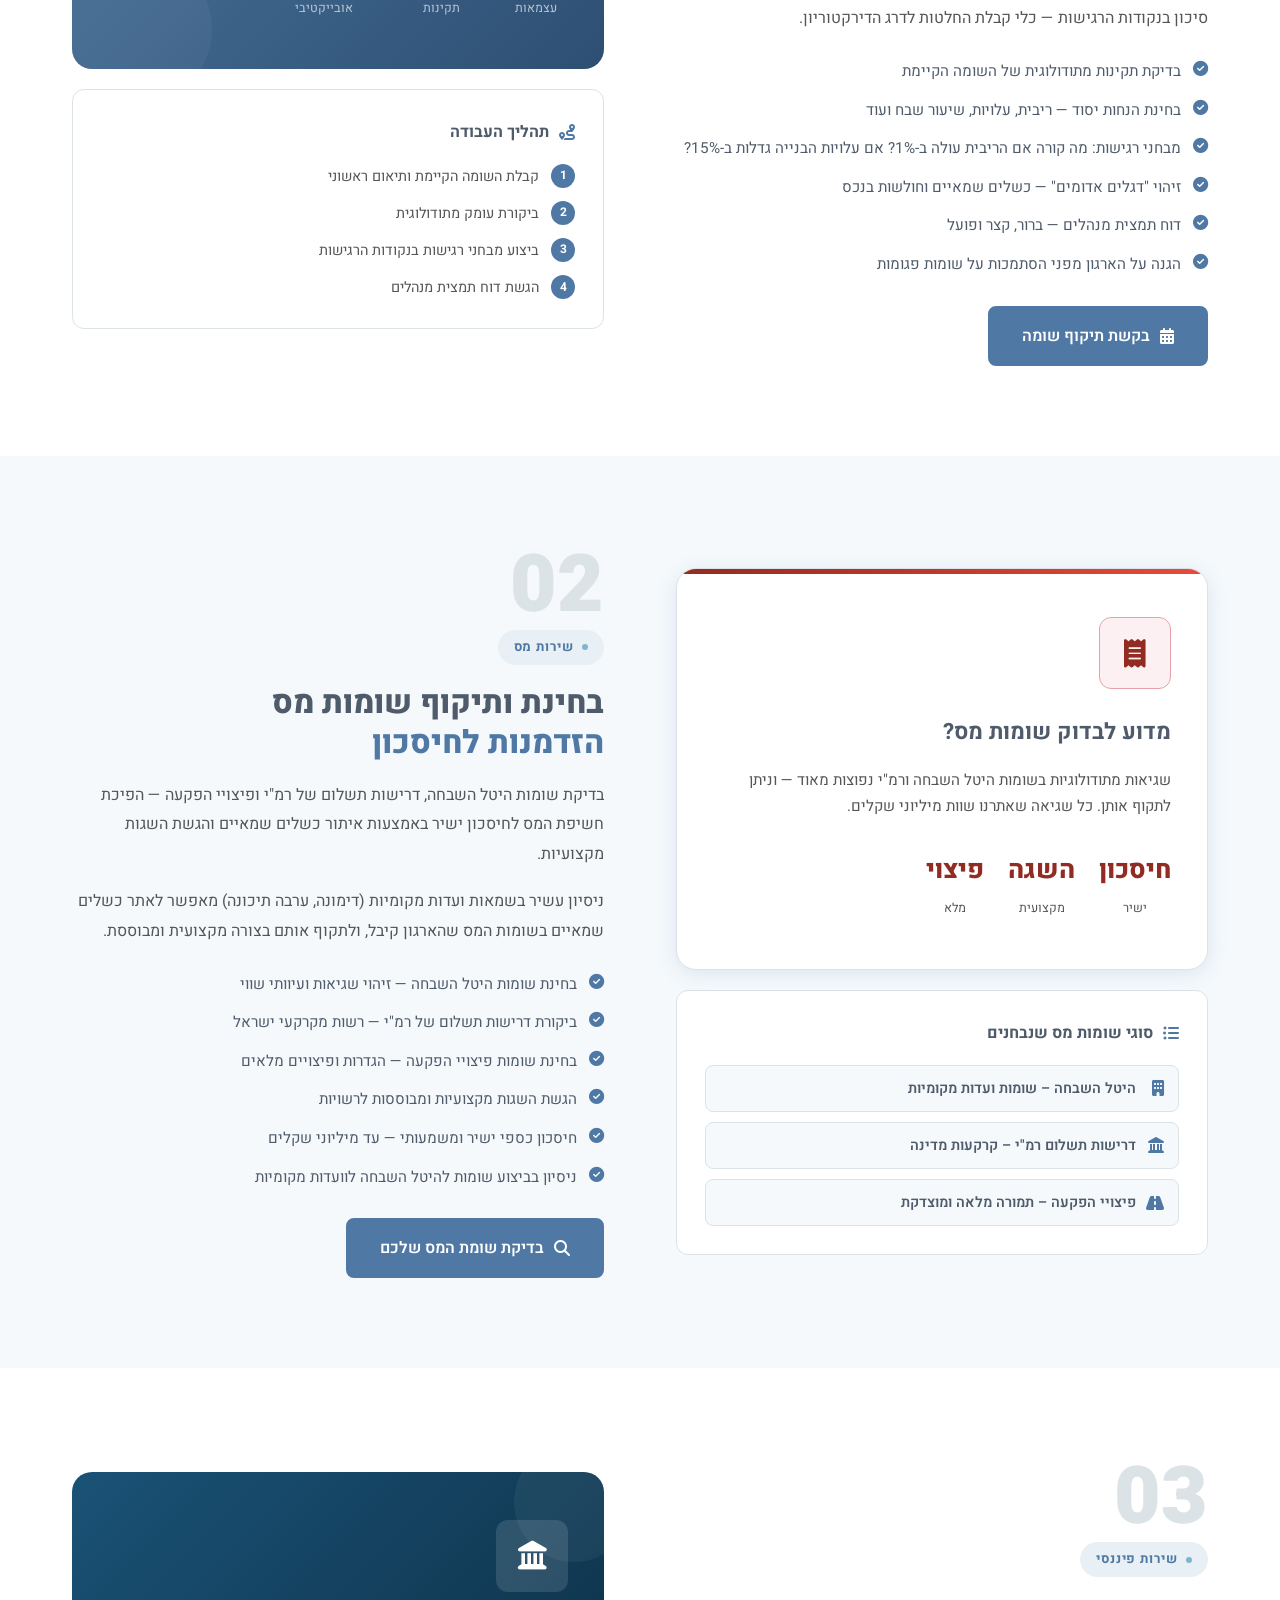
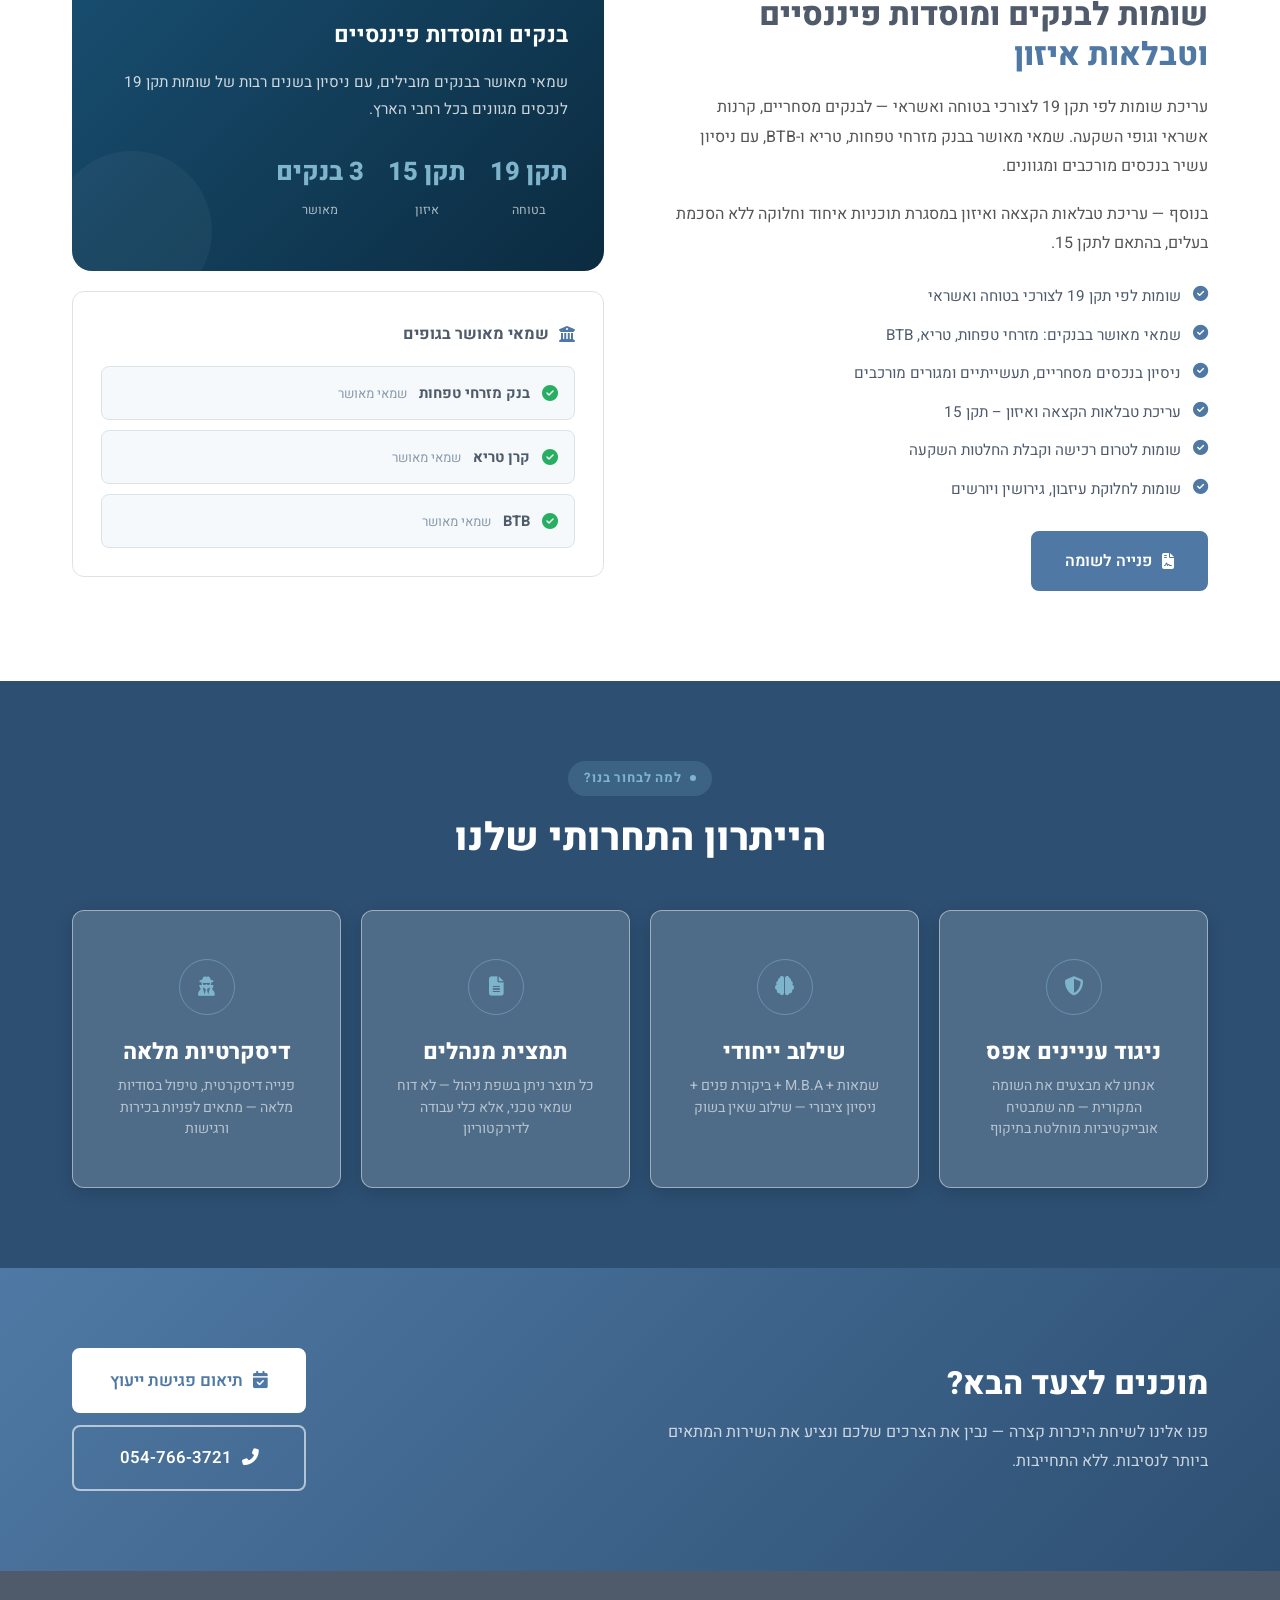
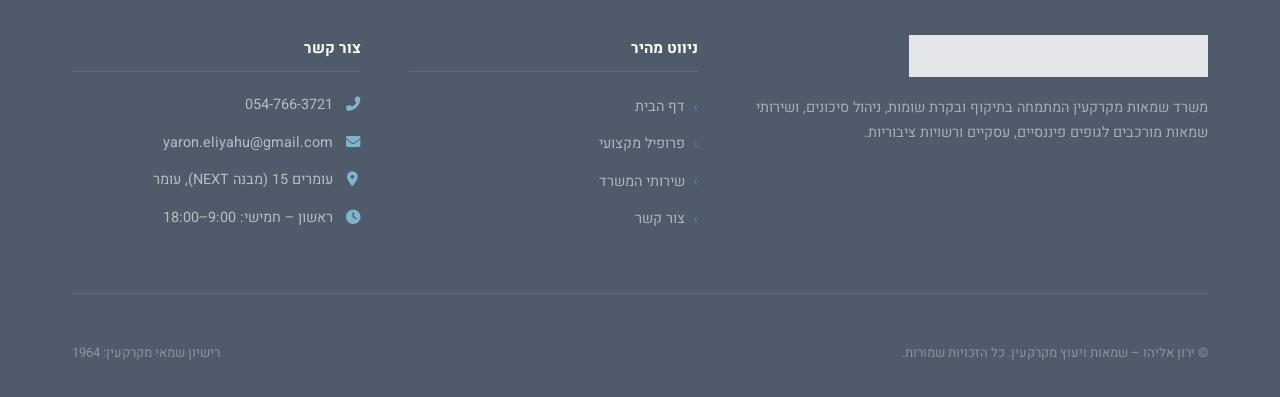
<file: services.html>
<!DOCTYPE html>
<html lang="he" dir="rtl">
<head>
  <meta charset="UTF-8">
  <meta name="viewport" content="width=device-width, initial-scale=1.0">
  <title>שירותי המשרד – ירון אליהו שמאות מקרקעין</title>
  <meta name="description" content="שירותי שמאות מקרקעין מקצועיים: תיקוף ובקרת שומות, שומות מס – היטל השבחה ורמ"י, שומות לבנקים ומוסדות פיננסיים.">
  <link rel="stylesheet" href="style.css">
  <link href="https://fonts.googleapis.com/css2?family=Heebo:wght@300;400;500;600;700;800;900&display=swap" rel="stylesheet">
  <link rel="stylesheet" href="https://cdnjs.cloudflare.com/ajax/libs/font-awesome/6.4.2/css/all.min.css">
</head>
<body>

  <!-- ===== Navigation ===== -->
  <nav class="navbar" id="navbar">
    <div class="container navbar-inner">
      <a href="index.html" class="navbar-logo">
        <img src="LOGO.png" alt="ירון אליהו שמאות ויעוץ מקרקעין">
      </a>
      <ul class="navbar-links">
        <li><a href="index.html">דף הבית</a></li>
        <li><a href="about.html">פרופיל מקצועי</a></li>
        <li><a href="services.html" class="active">שירותי המשרד</a></li>
        <li><a href="contact.html">צור קשר</a></li>
      </ul>
      <div class="navbar-actions">
        <div class="zoom-controls">
          <button class="zoom-btn" id="zoomOut" aria-label="הקטן">−</button>
          <span class="zoom-level" id="zoomLevel">100%</span>
          <button class="zoom-btn" id="zoomIn" aria-label="הגדל">+</button>
        </div>
        <a href="tel:054-766-3721" class="navbar-phone">
          <i class="fas fa-phone-alt"></i>
          054-766-3721
        </a>
        <a href="contact.html" class="btn btn-primary btn-sm">תיאום פגישת ייעוץ</a>
      </div>
      <button class="hamburger" id="hamburger" aria-label="תפריט">
        <span></span><span></span><span></span>
      </button>
    </div>
  </nav>

  <!-- Mobile Menu -->
  <div class="mobile-menu" id="mobileMenu">
    <a href="index.html">דף הבית</a>
    <a href="about.html">פרופיל מקצועי</a>
    <a href="services.html">שירותי המשרד</a>
    <a href="contact.html">צור קשר</a>
    <a href="contact.html" class="btn btn-primary">תיאום פגישת ייעוץ</a>
  </div>

  <!-- ===== Page Header ===== -->
  <header class="page-header">
    <div class="container">
      <div class="page-header-tag">שירותי המשרד</div>
      <h1>שירותים מקצועיים</h1>
      <p>שלושה תחומי ליבה המשלבים עומק שמאי, חשיבה ביקורתית וגישה ניהולית — לטובת ארגונים הנדרשים לוודאות כלכלית</p>
    </div>
  </header>

  <!-- ===== Services Intro ===== -->
  <section class="services-intro">
    <div class="container">
      <div class="section-header animate-in">
        <div class="section-tag">הגישה שלנו</div>
        <h2 class="section-title">שמאות כמנגנון הגנה — לא רק כהערכת שווי</h2>
        <p class="section-subtitle">כל שירות מתוכנן כדי לתת לדרג הניהולי וועדת הדירקטוריון מה שהם באמת צריכים: ודאות כלכלית, ניהול סיכונים, ו"תמצית מנהלים" ברורה שמאפשרת קבלת החלטות מושכלת.</p>
      </div>

      <!-- 3 Quick Service Cards -->
      <div class="problems-grid">
        <div class="problem-card animate-in delay-1" style="cursor:pointer;" onclick="document.getElementById('service1').scrollIntoView({behavior:'smooth'})">
          <div class="problem-icon" style="background:#E8F4FD; color:var(--primary-dark);">
            <i class="fas fa-search-dollar"></i>
          </div>
          <h3>א. תיקוף ובקרת שומות</h3>
          <p>קו הגנה שני — ביקורת עומק מתודולוגית לשומות קיימות, מבחני רגישות וזיהוי כשלים.</p>
          <p style="margin-top:12px; font-weight:600; color:var(--primary-dark); font-size:0.9rem;">גלול לפרטים ▾</p>
        </div>
        <div class="problem-card animate-in delay-2" style="cursor:pointer;" onclick="document.getElementById('service2').scrollIntoView({behavior:'smooth'})">
          <div class="problem-icon" style="background:#FFF3E0; color:#E67E22;">
            <i class="fas fa-receipt"></i>
          </div>
          <h3>ב. שומות מס – הזדמנות לחיסכון</h3>
          <p>בחינה וביקורת של שומות היטל השבחה, דרישות רמ"י ופיצויי הפקעה — חיסכון ישיר.</p>
          <p style="margin-top:12px; font-weight:600; color:var(--primary-dark); font-size:0.9rem;">גלול לפרטים ▾</p>
        </div>
        <div class="problem-card animate-in delay-3" style="cursor:pointer;" onclick="document.getElementById('service3').scrollIntoView({behavior:'smooth'})">
          <div class="problem-icon" style="background:#E8F8EF; color:#27AE60;">
            <i class="fas fa-landmark"></i>
          </div>
          <h3>ג. שומות לבנקים ומוסדות פיננסיים</h3>
          <p>שומות לפי תקן 19 לבטוחות ואשראי, וטבלאות הקצאה ואיזון בתוכניות איחוד וחלוקה.</p>
          <p style="margin-top:12px; font-weight:600; color:var(--primary-dark); font-size:0.9rem;">גלול לפרטים ▾</p>
        </div>
      </div>
    </div>
  </section>

  <!-- ===== Service 1 ===== -->
  <section class="service-block" id="service1">
    <div class="container">
      <div class="service-block-inner">

        <!-- Content -->
        <div class="service-block-content animate-in">
          <div class="service-number">01</div>
          <div class="section-tag">שירות ראשי</div>
          <h2 class="section-title">תיקוף ובקרת שומות מקרקעין<br><span class="accent">קו הגנה שני</span></h2>
          <p class="service-desc">ביצוע ביקורת עומק מתודולוגית לשומות קיימות — בחינת הנחות יסוד, ריביות ועלויות. מהו הסיכון שנלקח? האם הנחות העבודה ריאליות? האם השומה מביאה בחשבון את כל הגורמים הרלוונטיים?</p>
          <p class="service-desc">השירות מתרגם את השומה הטכנית לתמצית מנהלים ברורה, המציגה סיכוי מול סיכון בנקודות הרגישות — כלי קבלת החלטות לדרג הדירקטוריון.</p>

          <div class="service-benefits">
            <div class="service-benefit">
              <i class="fas fa-check-circle"></i>
              <span>בדיקת תקינות מתודולוגית של השומה הקיימת</span>
            </div>
            <div class="service-benefit">
              <i class="fas fa-check-circle"></i>
              <span>בחינת הנחות יסוד — ריבית, עלויות, שיעור שבח ועוד</span>
            </div>
            <div class="service-benefit">
              <i class="fas fa-check-circle"></i>
              <span>מבחני רגישות: מה קורה אם הריבית עולה ב-1%? אם עלויות הבנייה גדלות ב-15%?</span>
            </div>
            <div class="service-benefit">
              <i class="fas fa-check-circle"></i>
              <span>זיהוי "דגלים אדומים" — כשלים שמאיים וחולשות בנכס</span>
            </div>
            <div class="service-benefit">
              <i class="fas fa-check-circle"></i>
              <span>דוח תמצית מנהלים — ברור, קצר ופועל</span>
            </div>
            <div class="service-benefit">
              <i class="fas fa-check-circle"></i>
              <span>הגנה על הארגון מפני הסתמכות על שומות פגומות</span>
            </div>
          </div>

          <a href="contact.html" class="btn btn-primary" style="margin-top: 28px;">
            <i class="fas fa-calendar-alt"></i>
            בקשת תיקוף שומה
          </a>
        </div>

        <!-- Visual Box -->
        <div class="service-block-visual animate-in delay-2">
          <div class="service-visual-box">
            <div class="service-visual-icon">
              <i class="fas fa-search-dollar"></i>
            </div>
            <h3>מה מקבלים בסיום?</h3>
            <p>דוח מקצועי ומקיף הכולל ממצאים, מבחני רגישות ותמצית מנהלים — כלי עבודה בידי הדירקטוריון.</p>
            <div class="service-visual-stats">
              <div class="service-visual-stat">
                <span class="num">100%</span>
                <span class="lbl">עצמאות</span>
              </div>
              <div class="service-visual-stat">
                <span class="num">תקן 19</span>
                <span class="lbl">תקינות</span>
              </div>
              <div class="service-visual-stat">
                <span class="num">בלתי תלוי</span>
                <span class="lbl">אובייקטיבי</span>
              </div>
            </div>
          </div>

          <!-- Process -->
          <div style="background:var(--white); border:1px solid var(--border); border-radius:var(--radius); padding:28px; margin-top:20px;">
            <h4 style="font-size:1rem; font-weight:700; color:var(--text-dark); margin-bottom:18px; display:flex; align-items:center; gap:10px;">
              <i class="fas fa-route" style="color:var(--primary-dark);"></i>
              תהליך העבודה
            </h4>
            <div style="display:flex; flex-direction:column; gap:12px;">
              <div style="display:flex; align-items:flex-start; gap:12px;">
                <span style="width:24px; height:24px; background:var(--primary-dark); color:white; border-radius:50%; display:flex; align-items:center; justify-content:center; font-size:0.75rem; font-weight:700; flex-shrink:0;">1</span>
                <span style="font-size:0.9rem; color:var(--text-gray);">קבלת השומה הקיימת ותיאום ראשוני</span>
              </div>
              <div style="display:flex; align-items:flex-start; gap:12px;">
                <span style="width:24px; height:24px; background:var(--primary-dark); color:white; border-radius:50%; display:flex; align-items:center; justify-content:center; font-size:0.75rem; font-weight:700; flex-shrink:0;">2</span>
                <span style="font-size:0.9rem; color:var(--text-gray);">ביקורת עומק מתודולוגית</span>
              </div>
              <div style="display:flex; align-items:flex-start; gap:12px;">
                <span style="width:24px; height:24px; background:var(--primary-dark); color:white; border-radius:50%; display:flex; align-items:center; justify-content:center; font-size:0.75rem; font-weight:700; flex-shrink:0;">3</span>
                <span style="font-size:0.9rem; color:var(--text-gray);">ביצוע מבחני רגישות בנקודות הרגישות</span>
              </div>
              <div style="display:flex; align-items:flex-start; gap:12px;">
                <span style="width:24px; height:24px; background:var(--primary-dark); color:white; border-radius:50%; display:flex; align-items:center; justify-content:center; font-size:0.75rem; font-weight:700; flex-shrink:0;">4</span>
                <span style="font-size:0.9rem; color:var(--text-gray);">הגשת דוח תמצית מנהלים</span>
              </div>
            </div>
          </div>
        </div>

      </div>
    </div>
  </section>

  <!-- ===== Service 2 ===== -->
  <section class="service-block" id="service2">
    <div class="container">
      <div class="service-block-inner">

        <!-- Content -->
        <div class="service-block-content animate-in">
          <div class="service-number">02</div>
          <div class="section-tag">שירות מס</div>
          <h2 class="section-title">בחינת ותיקוף שומות מס<br><span class="accent">הזדמנות לחיסכון</span></h2>
          <p class="service-desc">בדיקת שומות היטל השבחה, דרישות תשלום של רמ"י ופיצויי הפקעה — הפיכת חשיפת המס לחיסכון ישיר באמצעות איתור כשלים שמאיים והגשת השגות מקצועיות.</p>
          <p class="service-desc">ניסיון עשיר בשמאות ועדות מקומיות (דימונה, ערבה תיכונה) מאפשר לאתר כשלים שמאיים בשומות המס שהארגון קיבל, ולתקוף אותם בצורה מקצועית ומבוססת.</p>

          <div class="service-benefits">
            <div class="service-benefit">
              <i class="fas fa-check-circle"></i>
              <span>בחינת שומות היטל השבחה — זיהוי שגיאות ועיוותי שווי</span>
            </div>
            <div class="service-benefit">
              <i class="fas fa-check-circle"></i>
              <span>ביקורת דרישות תשלום של רמ"י — רשות מקרקעי ישראל</span>
            </div>
            <div class="service-benefit">
              <i class="fas fa-check-circle"></i>
              <span>בחינת שומות פיצויי הפקעה — הגדרות ופיצויים מלאים</span>
            </div>
            <div class="service-benefit">
              <i class="fas fa-check-circle"></i>
              <span>הגשת השגות מקצועיות ומבוססות לרשויות</span>
            </div>
            <div class="service-benefit">
              <i class="fas fa-check-circle"></i>
              <span>חיסכון כספי ישיר ומשמעותי — עד מיליוני שקלים</span>
            </div>
            <div class="service-benefit">
              <i class="fas fa-check-circle"></i>
              <span>ניסיון בביצוע שומות להיטל השבחה לוועדות מקומיות</span>
            </div>
          </div>

          <a href="contact.html" class="btn btn-primary" style="margin-top: 28px;">
            <i class="fas fa-search"></i>
            בדיקת שומת המס שלכם
          </a>
        </div>

        <!-- Visual Box -->
        <div class="service-block-visual animate-in delay-2">
          <div class="service-visual-box service-tax-box">
            <div class="service-tax-stripe"></div>
            <div class="service-visual-icon service-tax-icon">
              <i class="fas fa-receipt"></i>
            </div>
            <h3 class="service-tax-title">מדוע לבדוק שומות מס?</h3>
            <p class="service-tax-text">שגיאות מתודולוגיות בשומות היטל השבחה ורמ"י נפוצות מאוד — וניתן לתקוף אותן. כל שגיאה שאתרנו שוות מיליוני שקלים.</p>
            <div class="service-visual-stats">
              <div class="service-visual-stat">
                <span class="num service-tax-num">חיסכון</span>
                <span class="lbl service-tax-lbl">ישיר</span>
              </div>
              <div class="service-visual-stat">
                <span class="num service-tax-num">השגה</span>
                <span class="lbl service-tax-lbl">מקצועית</span>
              </div>
              <div class="service-visual-stat">
                <span class="num service-tax-num">פיצוי</span>
                <span class="lbl service-tax-lbl">מלא</span>
              </div>
            </div>
          </div>

          <!-- Tax Types -->
          <div style="background:var(--white); border:1px solid var(--border); border-radius:var(--radius); padding:28px; margin-top:20px;">
            <h4 style="font-size:1rem; font-weight:700; color:var(--text-dark); margin-bottom:18px; display:flex; align-items:center; gap:10px;">
              <i class="fas fa-list-ul" style="color:var(--primary-dark);"></i>
              סוגי שומות מס שנבחנים
            </h4>
            <div style="display:flex; flex-direction:column; gap:10px;">
              <div style="display:flex; align-items:center; gap:12px; padding:10px 14px; background:var(--bg-light); border-radius:var(--radius-sm); border:1px solid var(--border);">
                <i class="fas fa-building" style="color:var(--primary-dark); width:16px;"></i>
                <span style="font-size:0.9rem; font-weight:600; color:var(--text-dark);">היטל השבחה – שומות ועדות מקומיות</span>
              </div>
              <div style="display:flex; align-items:center; gap:12px; padding:10px 14px; background:var(--bg-light); border-radius:var(--radius-sm); border:1px solid var(--border);">
                <i class="fas fa-landmark" style="color:var(--primary-dark); width:16px;"></i>
                <span style="font-size:0.9rem; font-weight:600; color:var(--text-dark);">דרישות תשלום רמ"י – קרקעות מדינה</span>
              </div>
              <div style="display:flex; align-items:center; gap:12px; padding:10px 14px; background:var(--bg-light); border-radius:var(--radius-sm); border:1px solid var(--border);">
                <i class="fas fa-road" style="color:var(--primary-dark); width:16px;"></i>
                <span style="font-size:0.9rem; font-weight:600; color:var(--text-dark);">פיצויי הפקעה – תמורה מלאה ומוצדקת</span>
              </div>
            </div>
          </div>
        </div>

      </div>
    </div>
  </section>

  <!-- ===== Service 3 ===== -->
  <section class="service-block" id="service3">
    <div class="container">
      <div class="service-block-inner">

        <!-- Content -->
        <div class="service-block-content animate-in">
          <div class="service-number">03</div>
          <div class="section-tag">שירות פיננסי</div>
          <h2 class="section-title">שומות לבנקים ומוסדות פיננסיים<br><span class="accent">וטבלאות איזון</span></h2>
          <p class="service-desc">עריכת שומות לפי תקן 19 לצורכי בטוחה ואשראי — לבנקים מסחריים, קרנות אשראי וגופי השקעה. שמאי מאושר בבנק מזרחי טפחות, טריא ו-BTB, עם ניסיון עשיר בנכסים מורכבים ומגוונים.</p>
          <p class="service-desc">בנוסף — עריכת טבלאות הקצאה ואיזון במסגרת תוכניות איחוד וחלוקה ללא הסכמת בעלים, בהתאם לתקן 15.</p>

          <div class="service-benefits">
            <div class="service-benefit">
              <i class="fas fa-check-circle"></i>
              <span>שומות לפי תקן 19 לצורכי בטוחה ואשראי</span>
            </div>
            <div class="service-benefit">
              <i class="fas fa-check-circle"></i>
              <span>שמאי מאושר בבנקים: מזרחי טפחות, טריא, BTB</span>
            </div>
            <div class="service-benefit">
              <i class="fas fa-check-circle"></i>
              <span>ניסיון בנכסים מסחריים, תעשייתיים ומגורים מורכבים</span>
            </div>
            <div class="service-benefit">
              <i class="fas fa-check-circle"></i>
              <span>עריכת טבלאות הקצאה ואיזון – תקן 15</span>
            </div>
            <div class="service-benefit">
              <i class="fas fa-check-circle"></i>
              <span>שומות לטרום רכישה וקבלת החלטות השקעה</span>
            </div>
            <div class="service-benefit">
              <i class="fas fa-check-circle"></i>
              <span>שומות לחלוקת עיזבון, גירושין ויורשים</span>
            </div>
          </div>

          <a href="contact.html" class="btn btn-primary" style="margin-top: 28px;">
            <i class="fas fa-file-contract"></i>
            פנייה לשומה
          </a>
        </div>

        <!-- Visual Box -->
        <div class="service-block-visual animate-in delay-2">
          <div class="service-visual-box" style="background: linear-gradient(135deg, #1A5276 0%, #0B2B40 100%);">
            <div class="service-visual-icon">
              <i class="fas fa-landmark"></i>
            </div>
            <h3>בנקים ומוסדות פיננסיים</h3>
            <p>שמאי מאושר בבנקים מובילים, עם ניסיון בשנים רבות של שומות תקן 19 לנכסים מגוונים בכל רחבי הארץ.</p>
            <div class="service-visual-stats">
              <div class="service-visual-stat">
                <span class="num">תקן 19</span>
                <span class="lbl">בטוחה</span>
              </div>
              <div class="service-visual-stat">
                <span class="num">תקן 15</span>
                <span class="lbl">איזון</span>
              </div>
              <div class="service-visual-stat">
                <span class="num">3 בנקים</span>
                <span class="lbl">מאושר</span>
              </div>
            </div>
          </div>

          <!-- Banks List -->
          <div style="background:var(--white); border:1px solid var(--border); border-radius:var(--radius); padding:28px; margin-top:20px;">
            <h4 style="font-size:1rem; font-weight:700; color:var(--text-dark); margin-bottom:18px; display:flex; align-items:center; gap:10px;">
              <i class="fas fa-university" style="color:var(--primary-dark);"></i>
              שמאי מאושר בגופים
            </h4>
            <div style="display:flex; flex-direction:column; gap:10px;">
              <div style="display:flex; align-items:center; gap:12px; padding:12px 16px; background:var(--bg-light); border-radius:var(--radius-sm); border:1px solid var(--border);">
                <i class="fas fa-check-circle" style="color:#27AE60; flex-shrink:0;"></i>
                <div>
                  <strong style="font-size:0.92rem; color:var(--text-dark);">בנק מזרחי טפחות</strong>
                  <span style="font-size:0.82rem; color:var(--text-light); margin-right:8px;">שמאי מאושר</span>
                </div>
              </div>
              <div style="display:flex; align-items:center; gap:12px; padding:12px 16px; background:var(--bg-light); border-radius:var(--radius-sm); border:1px solid var(--border);">
                <i class="fas fa-check-circle" style="color:#27AE60; flex-shrink:0;"></i>
                <div>
                  <strong style="font-size:0.92rem; color:var(--text-dark);">קרן טריא</strong>
                  <span style="font-size:0.82rem; color:var(--text-light); margin-right:8px;">שמאי מאושר</span>
                </div>
              </div>
              <div style="display:flex; align-items:center; gap:12px; padding:12px 16px; background:var(--bg-light); border-radius:var(--radius-sm); border:1px solid var(--border);">
                <i class="fas fa-check-circle" style="color:#27AE60; flex-shrink:0;"></i>
                <div>
                  <strong style="font-size:0.92rem; color:var(--text-dark);">BTB</strong>
                  <span style="font-size:0.82rem; color:var(--text-light); margin-right:8px;">שמאי מאושר</span>
                </div>
              </div>
            </div>
          </div>
        </div>

      </div>
    </div>
  </section>

  <!-- ===== Why Us Section ===== -->
  <section class="stats-section">
    <div class="container">
      <div class="section-header animate-in" style="margin-bottom:48px;">
        <div class="section-tag" style="background:rgba(127,181,204,0.2); color:var(--primary);">למה לבחור בנו?</div>
        <h2 class="section-title" style="color:var(--white);">הייתרון התחרותי שלנו</h2>
      </div>
      <div class="stats-grid">
        <div class="stat-item animate-in">
          <div class="stat-icon"><i class="fas fa-shield-alt"></i></div>
          <div class="stat-number" style="font-size:1.4rem;">ניגוד עניינים אפס</div>
          <div class="stat-label">אנחנו לא מבצעים את השומה המקורית — מה שמבטיח אובייקטיביות מוחלטת בתיקוף</div>
        </div>
        <div class="stat-item animate-in delay-1">
          <div class="stat-icon"><i class="fas fa-brain"></i></div>
          <div class="stat-number" style="font-size:1.4rem;">שילוב ייחודי</div>
          <div class="stat-label">שמאות + M.B.A + ביקורת פנים + ניסיון ציבורי — שילוב שאין בשוק</div>
        </div>
        <div class="stat-item animate-in delay-2">
          <div class="stat-icon"><i class="fas fa-file-alt"></i></div>
          <div class="stat-number" style="font-size:1.4rem;">תמצית מנהלים</div>
          <div class="stat-label">כל תוצר ניתן בשפת ניהול — לא דוח שמאי טכני, אלא כלי עבודה לדירקטוריון</div>
        </div>
        <div class="stat-item animate-in delay-3">
          <div class="stat-icon"><i class="fas fa-user-secret"></i></div>
          <div class="stat-number" style="font-size:1.4rem;">דיסקרטיות מלאה</div>
          <div class="stat-label">פנייה דיסקרטית, טיפול בסודיות מלאה — מתאים לפניות בכירות ורגישות</div>
        </div>
      </div>
    </div>
  </section>

  <!-- ===== CTA Section ===== -->
  <section class="cta-section">
    <div class="container">
      <div class="cta-inner animate-in">
        <div class="cta-content">
          <h2>מוכנים לצעד הבא?</h2>
          <p>פנו אלינו לשיחת היכרות קצרה — נבין את הצרכים שלכם ונציע את השירות המתאים ביותר לנסיבות. ללא התחייבות.</p>
        </div>
        <div class="cta-actions">
          <a href="contact.html" class="btn btn-white btn-lg">
            <i class="fas fa-calendar-check"></i>
            תיאום פגישת ייעוץ
          </a>
          <a href="tel:054-766-3721" class="btn btn-outline-white btn-lg">
            <i class="fas fa-phone-alt"></i>
            054-766-3721
          </a>
        </div>
      </div>
    </div>
  </section>

  <!-- ===== Footer ===== -->
  <footer class="footer">
    <div class="container">
      <div class="footer-top">
        <div class="footer-brand">
          <img src="LOGO.png" alt="ירון אליהו שמאות מקרקעין">
          <p>משרד שמאות מקרקעין המתמחה בתיקוף ובקרת שומות, ניהול סיכונים, ושירותי שמאות מורכבים לגופים פיננסיים, עסקיים ורשויות ציבוריות.</p>
        </div>
        <div class="footer-col">
          <h4>ניווט מהיר</h4>
          <ul>
            <li><a href="index.html">דף הבית</a></li>
            <li><a href="about.html">פרופיל מקצועי</a></li>
            <li><a href="services.html">שירותי המשרד</a></li>
            <li><a href="contact.html">צור קשר</a></li>
          </ul>
        </div>
        <div class="footer-col">
          <h4>צור קשר</h4>
          <div class="footer-contact-item">
            <i class="fas fa-phone-alt"></i>
            <span>054-766-3721</span>
          </div>
          <div class="footer-contact-item">
            <i class="fas fa-envelope"></i>
            <span>yaron.eliyahu@gmail.com</span>
          </div>
          <div class="footer-contact-item">
            <i class="fas fa-map-marker-alt"></i>
            <span>עומרים 15 (מבנה NEXT), עומר</span>
          </div>
          <div class="footer-contact-item">
            <i class="fas fa-clock"></i>
            <span>ראשון – חמישי: 9:00–18:00</span>
          </div>
        </div>
      </div>
      <div class="footer-bottom">
        <span>© ירון אליהו – שמאות ויעוץ מקרקעין. כל הזכויות שמורות.</span>
        <span>רישיון שמאי מקרקעין: 1964</span>
      </div>
    </div>
  </footer>

  <script src="script.js"></script>
</body>
</html>
</file>
<file: style.css>
/* ===================================================
   YARON ELIYAHU - Real Estate Appraisal Website
   Main Stylesheet
   =================================================== */

/* --- Variables --- */
:root {
  --primary: #7FB5CC;
  --primary-dark: #4F79A4;
  --primary-darker: #2D4F72;
  --bg-light: #F5F9FC;
  --bg-secondary: #E8F0F5;
  --surface: #FFFFFF;
  --border: #DCE3E7;
  --text-dark: #4F5B6A;
  --text-gray: #555555;
  --text-light: #8899AA;
  --white: #FFFFFF;
  --shadow-sm: 0 2px 8px rgba(79, 121, 164, 0.1);
  --shadow-md: 0 4px 20px rgba(79, 121, 164, 0.15);
  --shadow-lg: 0 8px 40px rgba(79, 121, 164, 0.2);
  --radius: 12px;
  --radius-lg: 20px;
  --radius-sm: 8px;
  --transition: 0.3s ease;
  --font: 'Heebo', 'Arial Hebrew', 'Arial', sans-serif;
  --max-width: 1200px;
}

/* --- Reset & Base --- */
*, *::before, *::after {
  box-sizing: border-box;
  margin: 0;
  padding: 0;
}

html {
  scroll-behavior: smooth;
}

body {
  font-family: var(--font);
  font-size: 16px;
  line-height: 1.75;
  color: var(--text-dark);
  background: var(--white);
  direction: rtl;
  -webkit-font-smoothing: antialiased;
}

img { max-width: 100%; display: block; }
a { text-decoration: none; color: inherit; }
ul { list-style: none; }
button { font-family: var(--font); cursor: pointer; border: none; background: none; }

/* --- Layout --- */
.container {
  max-width: var(--max-width);
  margin: 0 auto;
  padding: 0 2rem;
}

section { padding: 90px 0; }

/* --- Section Headers --- */
.section-header {
  text-align: center;
  margin-bottom: 64px;
}

.section-tag {
  display: inline-flex;
  align-items: center;
  gap: 8px;
  background: var(--bg-secondary);
  color: var(--primary-dark);
  font-size: 0.82rem;
  font-weight: 700;
  padding: 6px 16px;
  border-radius: 20px;
  margin-bottom: 18px;
  letter-spacing: 0.8px;
  text-transform: uppercase;
}

.section-tag::before {
  content: '';
  width: 6px;
  height: 6px;
  background: var(--primary);
  border-radius: 50%;
  flex-shrink: 0;
}

.section-title {
  font-size: 2.4rem;
  font-weight: 800;
  color: var(--text-dark);
  line-height: 1.25;
  margin-bottom: 18px;
}

.section-title .accent { color: var(--primary-dark); }

.section-subtitle {
  font-size: 1.1rem;
  color: var(--text-gray);
  max-width: 620px;
  margin: 0 auto;
  line-height: 1.85;
}

/* --- Buttons --- */
.btn {
  display: inline-flex;
  align-items: center;
  justify-content: center;
  gap: 10px;
  padding: 14px 32px;
  border-radius: var(--radius-sm);
  font-family: var(--font);
  font-size: 1rem;
  font-weight: 600;
  cursor: pointer;
  transition: all var(--transition);
  border: 2px solid transparent;
  white-space: nowrap;
}

.btn-lg { padding: 16px 36px; font-size: 1.05rem; }
.btn-sm { padding: 10px 22px; font-size: 0.9rem; }

.btn-primary {
  background: var(--primary-dark);
  color: var(--white);
  border-color: var(--primary-dark);
}
.btn-primary:hover {
  background: var(--primary-darker);
  border-color: var(--primary-darker);
  transform: translateY(-2px);
  box-shadow: var(--shadow-md);
}

.btn-outline {
  background: transparent;
  color: var(--primary-dark);
  border-color: var(--primary-dark);
}
.btn-outline:hover {
  background: var(--primary-dark);
  color: var(--white);
  transform: translateY(-2px);
  box-shadow: var(--shadow-sm);
}

.btn-white {
  background: var(--white);
  color: var(--primary-dark);
  border-color: var(--white);
}
.btn-white:hover {
  background: var(--bg-light);
  transform: translateY(-2px);
  box-shadow: var(--shadow-md);
}

.btn-outline-white {
  background: transparent;
  color: var(--white);
  border-color: rgba(255,255,255,0.6);
}
.btn-outline-white:hover {
  background: rgba(255,255,255,0.15);
  border-color: var(--white);
  transform: translateY(-2px);
}

/* ===================================================
   NAVIGATION
   =================================================== */

.navbar {
  position: fixed;
  top: 0;
  inset-inline: 0;
  z-index: 1000;
  background: rgba(255,255,255,0.96);
  backdrop-filter: blur(12px);
  -webkit-backdrop-filter: blur(12px);
  border-bottom: 1px solid var(--border);
  transition: box-shadow var(--transition);
}

.navbar .container {
  max-width: 1600px;
}

.navbar.scrolled {
  box-shadow: var(--shadow-md);
}

.navbar-inner {
  display: flex;
  align-items: center;
  justify-content: space-between;
  height: 90px;
}

.navbar-logo img {
  height: 60px;
  width: auto;
}

.navbar-links {
  display: flex;
  align-items: center;
  gap: 4px;
}

.navbar-links a {
  padding: 10px 15px;
  border-radius: var(--radius-sm);
  font-weight: 500;
  font-size: 1.05rem;
  color: var(--text-dark);
  transition: all var(--transition);
  white-space: nowrap;
}

.navbar-links a:hover,
.navbar-links a.active {
  color: var(--primary-dark);
  background: var(--bg-secondary);
}

.navbar-actions {
  display: flex;
  align-items: center;
  gap: 16px;
  flex-shrink: 0;
}

.navbar-phone {
  display: flex;
  align-items: center;
  gap: 10px;
  font-size: 1rem;
  font-weight: 600;
  color: var(--text-dark);
  transition: color var(--transition);
  white-space: nowrap;
  flex-shrink: 0;
}
.navbar-phone:hover { color: var(--primary-dark); }
.navbar-phone i { color: var(--primary-dark); font-size: 0.95rem; }

/* Zoom Controls */
.zoom-controls {
  display: flex;
  align-items: center;
  gap: 2px;
  background: var(--bg-secondary);
  border: 1px solid var(--border);
  border-radius: 20px;
  padding: 4px 8px;
}

.zoom-btn {
  width: 28px;
  height: 28px;
  border-radius: 50%;
  font-size: 1.2rem;
  font-weight: 700;
  color: var(--primary-dark);
  display: flex;
  align-items: center;
  justify-content: center;
  transition: all var(--transition);
  line-height: 1;
  padding: 0;
}

.zoom-btn:hover:not(:disabled) {
  background: var(--primary-dark);
  color: var(--white);
}

.zoom-btn:disabled {
  color: var(--text-light);
  cursor: not-allowed;
}

.zoom-level {
  font-size: 0.78rem;
  font-weight: 700;
  color: var(--text-dark);
  min-width: 38px;
  text-align: center;
  letter-spacing: 0.3px;
  user-select: none;
}

/* Hamburger */
.hamburger {
  display: none;
  flex-direction: column;
  gap: 5px;
  padding: 4px;
  background: none;
  border: none;
  cursor: pointer;
}
.hamburger span {
  display: block;
  width: 24px;
  height: 2px;
  background: var(--text-dark);
  border-radius: 2px;
  transition: var(--transition);
}
.hamburger.open span:nth-child(1) { transform: translateY(7px) rotate(45deg); }
.hamburger.open span:nth-child(2) { opacity: 0; }
.hamburger.open span:nth-child(3) { transform: translateY(-7px) rotate(-45deg); }

/* Mobile Menu */
.mobile-menu {
  display: none;
  position: fixed;
  top: 90px;
  inset-inline: 0;
  background: var(--white);
  border-bottom: 1px solid var(--border);
  padding: 16px 20px 20px;
  z-index: 999;
  box-shadow: var(--shadow-md);
}
.mobile-menu.open { display: block; }
.mobile-menu a {
  display: block;
  padding: 12px 16px;
  border-radius: var(--radius-sm);
  font-weight: 500;
  color: var(--text-dark);
  transition: all var(--transition);
  margin-bottom: 4px;
}
.mobile-menu a:hover { background: var(--bg-secondary); color: var(--primary-dark); }
.mobile-menu .btn { width: 100%; margin-top: 8px; }

/* ===================================================
   PAGE HEADER (inner pages)
   =================================================== */

.page-header {
  background: linear-gradient(135deg, var(--primary-dark) 0%, var(--primary-darker) 100%);
  padding: 148px 0 80px;
  text-align: center;
  color: var(--white);
  position: relative;
  overflow: hidden;
}

.page-header::before {
  content: '';
  position: absolute;
  inset: 0;
  background-image: radial-gradient(circle at 20% 50%, rgba(127,181,204,0.15) 0%, transparent 50%),
                    radial-gradient(circle at 80% 20%, rgba(127,181,204,0.1) 0%, transparent 40%);
}

.page-header .container { position: relative; z-index: 1; }

.page-header-tag {
  display: inline-flex;
  align-items: center;
  gap: 8px;
  background: rgba(255,255,255,0.12);
  color: rgba(255,255,255,0.95);
  font-size: 0.82rem;
  font-weight: 600;
  padding: 6px 18px;
  border-radius: 20px;
  margin-bottom: 20px;
  border: 1px solid rgba(255,255,255,0.2);
  letter-spacing: 0.8px;
  text-transform: uppercase;
}

.page-header h1 {
  font-size: 3rem;
  font-weight: 800;
  margin-bottom: 18px;
  line-height: 1.2;
}

.page-header p {
  font-size: 1.15rem;
  opacity: 0.82;
  max-width: 600px;
  margin: 0 auto;
  line-height: 1.85;
}

/* ===================================================
   HERO SECTION
   =================================================== */

.hero {
  min-height: 100vh;
  background: linear-gradient(135deg, var(--primary-darker) 0%, var(--primary-dark) 60%, #3a6b8a 100%);
  display: flex;
  flex-direction: column;
  justify-content: center;
  position: relative;
  overflow: hidden;
  padding: 100px 0 60px;
}

/* Background geometric shapes suggesting buildings */
.hero::before {
  content: '';
  position: absolute;
  inset: 0;
  background-image:
    radial-gradient(circle at 15% 85%, rgba(127,181,204,0.18) 0%, transparent 45%),
    radial-gradient(circle at 85% 15%, rgba(255,255,255,0.06) 0%, transparent 40%);
}

.hero-buildings {
  position: absolute;
  bottom: 0;
  left: 0;
  right: 0;
  height: 45%;
  opacity: 0.06;
  background-image:
    /* Building 1 */ linear-gradient(to top, rgba(255,255,255,1) 100%, transparent 0),
    /* Building 2 */ linear-gradient(to top, rgba(255,255,255,1) 100%, transparent 0),
    /* Building 3 */ linear-gradient(to top, rgba(255,255,255,1) 100%, transparent 0),
    /* Building 4 */ linear-gradient(to top, rgba(255,255,255,1) 100%, transparent 0),
    /* Building 5 */ linear-gradient(to top, rgba(255,255,255,1) 100%, transparent 0);
  background-size: 60px 70%, 80px 85%, 50px 60%, 90px 90%, 40px 55%;
  background-position: 10% 100%, 25% 100%, 45% 100%, 65% 100%, 82% 100%;
  background-repeat: no-repeat;
}

.hero-grid {
  position: absolute;
  inset: 0;
  background-image:
    linear-gradient(rgba(255,255,255,0.04) 1px, transparent 1px),
    linear-gradient(90deg, rgba(255,255,255,0.04) 1px, transparent 1px);
  background-size: 60px 60px;
}

.hero-inner {
  position: relative;
  z-index: 1;
  display: grid;
  grid-template-columns: 1.1fr 0.9fr;
  gap: 64px;
  align-items: center;
}

.hero-tag {
  display: inline-flex;
  align-items: center;
  gap: 10px;
  background: rgba(255,255,255,0.1);
  border: 1px solid rgba(255,255,255,0.2);
  color: rgba(255,255,255,0.9);
  font-size: 0.85rem;
  font-weight: 600;
  padding: 8px 20px;
  border-radius: 24px;
  margin-bottom: 28px;
  letter-spacing: 0.5px;
}

.hero-tag .dot {
  width: 8px;
  height: 8px;
  background: var(--primary);
  border-radius: 50%;
  animation: pulse 2s infinite;
}

@keyframes pulse {
  0%, 100% { opacity: 1; transform: scale(1); }
  50% { opacity: 0.6; transform: scale(0.8); }
}

.hero-title {
  font-size: 3.4rem;
  font-weight: 900;
  color: var(--white);
  line-height: 1.15;
  margin-bottom: 28px;
}

.hero-title .text-accent {
  color: var(--primary);
}

.hero-tagline {
  font-size: 2rem;
  font-weight: 700;
  color: var(--white);
  line-height: 1.4;
  margin-bottom: 24px;
}

.hero-tagline .text-accent {
  color: var(--primary);
}

.hero-subtitle {
  font-size: 1.15rem;
  color: rgba(255,255,255,0.8);
  line-height: 1.9;
  margin-bottom: 40px;
  max-width: 540px;
}

.hero-actions {
  display: flex;
  gap: 16px;
  margin-bottom: 48px;
  flex-wrap: wrap;
}

.hero-badges {
  display: flex;
  flex-direction: column;
  gap: 12px;
}

.hero-badge-group {
  display: flex;
  flex-direction: column;
  gap: 8px;
}

.hero-badge-grid {
  display: grid;
  grid-template-columns: repeat(2, 1fr);
  gap: 8px;
}

.badge {
  display: flex;
  align-items: flex-start;
  gap: 8px;
  background: var(--bg-secondary);
  border: 1.5px solid var(--primary-darker);
  color: var(--primary-darker);
  font-size: 0.8rem;
  font-weight: 600;
  padding: 8px 12px;
  border-radius: 8px;
  line-height: 1.4;
}
.badge i {
  color: var(--primary-dark);
  font-size: 0.85rem;
  margin-top: 2px;
  flex-shrink: 0;
}
.badge-body {
  display: flex;
  flex-direction: column;
  gap: 2px;
}
.badge-body strong {
  display: block;
  font-size: 0.8rem;
  font-weight: 700;
  color: var(--primary-darker);
  line-height: 1.3;
}
.badge-body small {
  display: block;
  font-size: 0.72rem;
  font-weight: 400;
  color: var(--primary-dark);
  opacity: 0.85;
  line-height: 1.3;
}

/* Badge group labels */
.badge-group-label {
  display: flex;
  align-items: center;
  gap: 7px;
  font-size: 0.72rem;
  font-weight: 700;
  text-transform: uppercase;
  letter-spacing: 0.08em;
  color: rgba(255,255,255,0.95);
  padding: 4px 0 2px;
  border-bottom: 1px solid rgba(255,255,255,0.25);
  margin-bottom: 2px;
}
.badge-group-label i {
  font-size: 0.72rem;
}
.badge-group-label--credentials {
  margin-top: 8px;
  color: rgba(255,255,255,0.5);
  border-bottom-color: rgba(255,255,255,0.12);
}

/* Credential badges — light gray, secondary hierarchy */
.badge--credential {
  background: rgba(220, 230, 238, 0.22);
  border-color: rgba(220, 230, 238, 0.38);
  color: rgba(235, 242, 248, 0.8);
}
.badge--credential i {
  color: rgba(235, 242, 248, 0.6);
}
.badge--credential .badge-body strong {
  color: rgba(235, 242, 248, 0.85);
}
.badge--credential .badge-body small {
  color: rgba(235, 242, 248, 0.55);
  opacity: 1;
}

/* Hero visual - credentials grid */
.hero-visual {
  display: flex;
  align-items: flex-start;
}

.hero-scroll {
  position: absolute;
  bottom: 32px;
  left: 50%;
  transform: translateX(-50%);
  text-align: center;
}

.scroll-indicator {
  display: flex;
  flex-direction: column;
  align-items: center;
  gap: 6px;
  color: rgba(255,255,255,0.45);
  font-size: 0.78rem;
  animation: bounce 2s infinite;
}

@keyframes bounce {
  0%, 100% { transform: translateY(0); }
  50% { transform: translateY(6px); }
}

/* ===================================================
   PROBLEM SECTION
   =================================================== */

.problem-section {
  background: var(--white);
  padding: 90px 0;
}

.problems-grid {
  display: grid;
  grid-template-columns: repeat(3, 1fr);
  gap: 28px;
}

.problem-card {
  background: var(--bg-light);
  border: 1px solid var(--border);
  border-radius: var(--radius);
  padding: 36px 32px;
  transition: all var(--transition);
}

.problem-card:hover {
  transform: translateY(-4px);
  box-shadow: var(--shadow-md);
  border-color: var(--primary);
}

.problem-icon {
  width: 56px;
  height: 56px;
  background: transparent;
  border: 1.5px solid var(--primary-dark);
  border-radius: 50%;
  display: flex;
  align-items: center;
  justify-content: center;
  margin-bottom: 24px;
  color: var(--primary-dark);
  font-size: 1.1rem;
  transition: all var(--transition);
}

.problem-card:hover .problem-icon {
  background: var(--primary-dark);
  color: var(--white);
}

.problem-card:nth-child(2) .problem-icon,
.problem-card:nth-child(3) .problem-icon {
  background: transparent;
  color: var(--primary-dark);
}

.problem-card h3 {
  font-size: 1.15rem;
  font-weight: 700;
  color: var(--text-dark);
  margin-bottom: 14px;
  line-height: 1.4;
}

.problem-card p {
  font-size: 0.95rem;
  color: var(--text-gray);
  line-height: 1.8;
}

/* ===================================================
   SOLUTION SECTION
   =================================================== */

.solution-section {
  background: var(--bg-light);
  padding: 90px 0;
}

.solution-inner {
  display: grid;
  grid-template-columns: 1fr 1fr;
  gap: 72px;
  align-items: center;
}

.solution-content .section-title {
  text-align: right;
  margin-bottom: 20px;
}

.solution-text {
  font-size: 1rem;
  color: var(--text-gray);
  line-height: 1.85;
  margin-bottom: 18px;
}

.solution-points {
  margin: 28px 0 32px;
  display: flex;
  flex-direction: column;
  gap: 14px;
}

.solution-point {
  display: flex;
  align-items: flex-start;
  gap: 12px;
  font-size: 0.97rem;
  color: var(--text-dark);
  font-weight: 500;
}

.solution-point i {
  color: var(--primary-dark);
  font-size: 0.9rem;
  margin-top: 4px;
  flex-shrink: 0;
}

/* Solution diagram */
.solution-visual {
  display: flex;
  align-items: center;
  justify-content: center;
}

.solution-diagram {
  position: relative;
  width: 380px;
  height: 380px;
}

/* Connecting lines drawn via CSS */
.solution-diagram::before {
  content: '';
  position: absolute;
  top: 50%;
  left: 50%;
  transform: translate(-50%, -50%);
  width: 220px;
  height: 220px;
  border: 1px dashed var(--border);
  border-radius: 50%;
  z-index: 0;
}

.diagram-center {
  position: absolute;
  top: 50%;
  left: 50%;
  transform: translate(-50%, -50%);
  width: 130px;
  height: 130px;
  background: var(--primary-dark);
  border-radius: 50%;
  display: flex;
  flex-direction: column;
  align-items: center;
  justify-content: center;
  color: var(--white);
  gap: 6px;
  font-size: 0.82rem;
  font-weight: 700;
  text-align: center;
  box-shadow: 0 0 0 8px rgba(79,121,164,0.12), var(--shadow-lg);
  z-index: 2;
}

.diagram-center i { font-size: 1.6rem; }

.diagram-item {
  position: absolute;
  width: 78px;
  height: 78px;
  background: var(--white);
  border: 1.5px solid var(--primary-dark);
  border-radius: 50%;
  display: flex;
  flex-direction: column;
  align-items: center;
  justify-content: center;
  gap: 4px;
  font-size: 0.73rem;
  font-weight: 700;
  color: var(--primary-dark);
  box-shadow: var(--shadow-sm);
  transition: all var(--transition);
  z-index: 2;
  text-align: center;
  line-height: 1.3;
}

.diagram-item:hover {
  background: var(--primary-dark);
  color: var(--white);
  transform: scale(1.1);
}

.diagram-item:hover i { color: var(--white); }
.diagram-item i { color: var(--primary-dark); font-size: 1rem; transition: color var(--transition); }
.diagram-item.top { top: 0; left: 50%; transform: translateX(-50%); }
.diagram-item.top:hover { transform: translateX(-50%) scale(1.1); }
.diagram-item.right { top: 50%; right: 0; transform: translateY(-50%); }
.diagram-item.right:hover { transform: translateY(-50%) scale(1.1); }
.diagram-item.bottom { bottom: 0; left: 50%; transform: translateX(-50%); }
.diagram-item.bottom:hover { transform: translateX(-50%) scale(1.1); }
.diagram-item.left-pos { top: 50%; left: 0; transform: translateY(-50%); }
.diagram-item.left-pos:hover { transform: translateY(-50%) scale(1.1); }

/* ===================================================
   METHOD SHOWCASE — 2×2 service grid panel
   =================================================== */

.method-showcase {
  background: var(--white);
  border: 1.5px solid var(--border);
  border-radius: var(--radius-lg);
  padding: 30px 26px;
  position: relative;
  overflow: hidden;
  box-shadow: 0 6px 32px rgba(79,121,164,0.13);
  width: 100%;
  max-width: 460px;
  margin: 0 auto;
}

/* Subtle top accent bar */
.method-showcase::before {
  content: '';
  position: absolute;
  top: 0;
  right: 0;
  left: 0;
  height: 4px;
  background: linear-gradient(90deg, var(--primary-darker), var(--primary));
  border-radius: 20px 20px 0 0;
}

.method-showcase::after { content: none; }

.ms-header {
  display: flex;
  align-items: center;
  gap: 14px;
  margin-bottom: 22px;
  padding-bottom: 18px;
  border-bottom: 1px solid var(--border);
}

.ms-header-icon {
  width: 44px;
  height: 44px;
  background: var(--primary-dark);
  border-radius: var(--radius);
  display: flex;
  align-items: center;
  justify-content: center;
  color: var(--white);
  font-size: 1.1rem;
  flex-shrink: 0;
}

.ms-title {
  font-size: 0.97rem;
  font-weight: 700;
  color: var(--text-dark);
  margin-bottom: 3px;
}

.ms-subtitle {
  font-size: 0.77rem;
  color: var(--text-light);
}

.ms-grid {
  display: grid;
  grid-template-columns: 1fr 1fr;
  gap: 10px;
  margin-bottom: 14px;
}

.ms-item {
  background: var(--bg-light);
  border: 1.5px solid var(--border);
  border-radius: var(--radius);
  padding: 18px 15px 16px;
  transition: all 0.22s ease;
  position: relative;
  cursor: default;
}

.ms-item:hover {
  border-color: var(--primary);
  background: var(--white);
  transform: translateY(-2px);
  box-shadow: var(--shadow-md);
}

.ms-item-alert {
  border-color: #f5c6c2;
  background: #fff8f7;
}

.ms-item-alert:hover {
  border-color: #e74c3c;
  background: var(--white);
}

.ms-item-num {
  font-size: 0.7rem;
  font-weight: 800;
  color: var(--primary-dark);
  letter-spacing: 1px;
  margin-bottom: 10px;
  opacity: 0.8;
}

/* Icon wrapper — colored square */
.ms-item-icon-wrap {
  width: 38px;
  height: 38px;
  border-radius: var(--radius-sm);
  display: flex;
  align-items: center;
  justify-content: center;
  margin-bottom: 12px;
  font-size: 1rem;
  transition: transform 0.22s ease;
}

.ms-item:hover .ms-item-icon-wrap {
  transform: scale(1.1);
}

.ms-icon-blue {
  background: rgba(79,121,164,0.1);
  color: var(--primary-dark);
}

.ms-icon-teal {
  background: rgba(63,163,163,0.1);
  color: #2e8b8b;
}

.ms-icon-red {
  background: rgba(231,76,60,0.1);
  color: #c0392b;
}

.ms-item-title {
  font-size: 0.88rem;
  font-weight: 700;
  color: var(--text-dark);
  margin-bottom: 5px;
  line-height: 1.3;
}

.ms-item-desc {
  font-size: 0.75rem;
  color: var(--text-light);
  line-height: 1.55;
}

.ms-footer {
  display: flex;
  align-items: center;
  gap: 10px;
  background: #EAF7F0;
  border: 1.5px solid #a8dfc0;
  border-radius: var(--radius-sm);
  padding: 12px 16px;
  font-size: 0.83rem;
  font-weight: 600;
  color: #1a6b3d;
}

.ms-footer i {
  color: #27AE60;
  font-size: 0.9rem;
  flex-shrink: 0;
}

/* ===================================================
   STATS SECTION
   =================================================== */

.stats-section {
  background: var(--primary-darker);
  padding: 80px 0;
}

.stats-grid {
  display: grid;
  grid-template-columns: repeat(4, 1fr);
  gap: 20px;
}

.stats-grid--wide {
  grid-template-columns: repeat(4, 1fr);
}

.stat-item {
  background: rgba(255,255,255,0.16);
  border: 1.5px solid rgba(255,255,255,0.45);
  border-radius: var(--radius);
  padding: 48px 28px;
  text-align: center;
  transition: all var(--transition);
  box-shadow: 0 4px 18px rgba(0,0,0,0.15);
}

.stat-item:hover {
  background: rgba(255,255,255,0.24);
  transform: translateY(-4px);
  border-color: rgba(255,255,255,0.65);
  box-shadow: 0 8px 28px rgba(0,0,0,0.22);
}

.stat-icon {
  width: 56px;
  height: 56px;
  background: transparent;
  border: 1.5px solid rgba(127,181,204,0.55);
  border-radius: 50%;
  display: flex;
  align-items: center;
  justify-content: center;
  margin: 0 auto 24px;
  color: var(--primary);
  font-size: 1.2rem;
}

.stat-number {
  font-size: 1.8rem;
  font-weight: 800;
  color: var(--white);
  margin-bottom: 10px;
  line-height: 1.2;
}

.stat-label {
  font-size: 0.88rem;
  color: rgba(255,255,255,0.6);
  line-height: 1.5;
}

/* ===================================================
   AUDIENCE SECTION
   =================================================== */

.audience-section {
  background: var(--bg-light);
  padding: 90px 0;
}

.audience-grid {
  display: grid;
  grid-template-columns: repeat(3, 1fr);
  gap: 28px;
}

.audience-card {
  background: var(--surface);
  border: 2px solid var(--primary-darker);
  border-radius: var(--radius);
  padding: 44px 28px;
  text-align: center;
  transition: all var(--transition);
  box-shadow: 0 2px 14px rgba(45, 79, 114, 0.13);
}

.audience-card:hover {
  transform: translateY(-6px);
  box-shadow: 0 8px 30px rgba(45, 79, 114, 0.22);
  border-color: var(--primary-dark);
}

.audience-card > i {
  font-size: 1.5rem;
  color: var(--primary-dark);
  margin-bottom: 24px;
  display: flex;
  width: 60px;
  height: 60px;
  border: 1.5px solid var(--primary-dark);
  border-radius: 50%;
  align-items: center;
  justify-content: center;
  margin-left: auto;
  margin-right: auto;
  transition: all var(--transition);
}

.audience-card:hover > i {
  background: var(--primary-dark);
  color: var(--white);
}

.audience-card h3 {
  font-size: 1.05rem;
  font-weight: 700;
  color: var(--text-dark);
  margin-bottom: 12px;
  line-height: 1.4;
}

.audience-card p {
  font-size: 0.88rem;
  color: var(--text-gray);
  line-height: 1.7;
}

/* ===================================================
   COMMUNITY SECTION
   =================================================== */

.community-section {
  background: var(--white);
  padding: 90px 0;
}

/* ===================================================
   CTA SECTION
   =================================================== */

.cta-section {
  background: linear-gradient(135deg, var(--primary-dark) 0%, var(--primary-darker) 100%);
  padding: 80px 0;
}

.cta-inner {
  display: flex;
  align-items: center;
  justify-content: space-between;
  gap: 48px;
}

.cta-content h2 {
  font-size: 2rem;
  font-weight: 800;
  color: var(--white);
  margin-bottom: 14px;
  line-height: 1.3;
}

.cta-content p {
  font-size: 1rem;
  color: rgba(255,255,255,0.75);
  line-height: 1.8;
  max-width: 560px;
}

.cta-actions {
  display: flex;
  flex-direction: column;
  gap: 12px;
  flex-shrink: 0;
}

/* ===================================================
   FOOTER
   =================================================== */

.footer {
  background: var(--text-dark);
  padding: 64px 0 32px;
}

.footer-top {
  display: grid;
  grid-template-columns: 1.6fr 1fr 1fr;
  gap: 48px;
  margin-bottom: 48px;
  padding-bottom: 48px;
  border-bottom: 1px solid rgba(255,255,255,0.08);
}

.footer-brand img {
  height: 42px;
  margin-bottom: 18px;
  filter: brightness(0) invert(1);
  opacity: 0.85;
}

.footer-brand p {
  font-size: 0.9rem;
  line-height: 1.75;
  color: rgba(255,255,255,0.5);
}

.footer-col h4 {
  font-size: 0.95rem;
  font-weight: 700;
  color: var(--white);
  margin-bottom: 22px;
  padding-bottom: 10px;
  border-bottom: 1px solid rgba(255,255,255,0.08);
}

.footer-col ul li {
  margin-bottom: 12px;
}

.footer-col ul li a {
  color: rgba(255,255,255,0.55);
  font-size: 0.9rem;
  transition: color var(--transition);
  display: flex;
  align-items: center;
  gap: 8px;
}
.footer-col ul li a:hover { color: var(--primary); }
.footer-col ul li a::before {
  content: '›';
  color: var(--primary-dark);
  font-size: 1.1rem;
  line-height: 1;
}

.footer-contact-item {
  display: flex;
  align-items: flex-start;
  gap: 12px;
  margin-bottom: 16px;
}

.footer-contact-item i {
  color: var(--primary);
  font-size: 0.9rem;
  margin-top: 3px;
  flex-shrink: 0;
  width: 16px;
  text-align: center;
}

.footer-contact-item span {
  font-size: 0.9rem;
  color: rgba(255,255,255,0.6);
  line-height: 1.5;
}

.footer-bottom {
  display: flex;
  align-items: center;
  justify-content: space-between;
  font-size: 0.82rem;
  color: rgba(255,255,255,0.35);
}

/* ===================================================
   ABOUT PAGE
   =================================================== */

.profile-section {
  background: var(--white);
  padding: 90px 0;
}

.profile-inner {
  display: grid;
  grid-template-columns: 1fr 1fr;
  gap: 72px;
  align-items: start;
}

.profile-image-wrapper {
  position: relative;
}

.profile-placeholder {
  width: 100%;
  aspect-ratio: 4/3;
  background: linear-gradient(135deg, var(--bg-secondary) 0%, var(--bg-light) 100%);
  border-radius: var(--radius-lg);
  display: flex;
  flex-direction: column;
  align-items: center;
  justify-content: center;
  gap: 16px;
  color: var(--text-light);
  border: 2px dashed var(--border);
}

.profile-placeholder i { font-size: 3.5rem; opacity: 0.4; }
.profile-placeholder span { font-size: 0.9rem; font-weight: 500; }

.profile-badge-card {
  position: absolute;
  bottom: -20px;
  left: -20px;
  background: var(--white);
  border: 1px solid var(--border);
  border-radius: var(--radius);
  padding: 16px 22px;
  box-shadow: var(--shadow-md);
  display: flex;
  align-items: center;
  gap: 14px;
}

.profile-badge-card .badge-icon {
  width: 44px;
  height: 44px;
  background: var(--primary-dark);
  border-radius: var(--radius-sm);
  display: flex;
  align-items: center;
  justify-content: center;
  color: var(--white);
  font-size: 1.1rem;
  flex-shrink: 0;
}

.profile-badge-card .badge-text strong {
  display: block;
  font-size: 0.95rem;
  font-weight: 700;
  color: var(--text-dark);
}
.profile-badge-card .badge-text span {
  font-size: 0.82rem;
  color: var(--text-light);
}

.profile-content .section-tag { display: inline-flex; }
.profile-content .section-title { text-align: right; }

.profile-text {
  font-size: 1rem;
  color: var(--text-gray);
  line-height: 1.85;
  margin-bottom: 16px;
}

.profile-highlights {
  display: flex;
  flex-direction: column;
  gap: 12px;
  margin: 28px 0;
}

.highlight-item {
  display: flex;
  align-items: center;
  gap: 14px;
  padding: 14px 18px;
  background: var(--bg-light);
  border-radius: var(--radius-sm);
  border: 1px solid var(--border);
  transition: all var(--transition);
}

.highlight-item:hover {
  border-color: var(--primary);
  background: var(--bg-secondary);
}

.highlight-item i {
  color: var(--primary-dark);
  font-size: 1rem;
  width: 20px;
  text-align: center;
  flex-shrink: 0;
}

.highlight-item span {
  font-size: 0.92rem;
  font-weight: 600;
  color: var(--text-dark);
}

/* Experience Section */
.experience-section {
  background: var(--bg-light);
  padding: 90px 0;
}

.timeline {
  position: relative;
  max-width: 800px;
  margin: 0 auto;
}

.timeline::before {
  content: '';
  position: absolute;
  top: 0;
  bottom: 0;
  right: 20px;
  width: 2px;
  background: linear-gradient(to bottom, var(--primary-dark), var(--primary), var(--border));
}

.timeline-item {
  position: relative;
  padding-right: 60px;
  padding-bottom: 40px;
}

.timeline-dot {
  position: absolute;
  right: 12px;
  top: 6px;
  width: 18px;
  height: 18px;
  background: var(--primary-dark);
  border-radius: 50%;
  border: 3px solid var(--white);
  box-shadow: 0 0 0 2px var(--primary-dark);
}

.timeline-item.current .timeline-dot {
  background: var(--primary);
  box-shadow: 0 0 0 2px var(--primary), 0 0 0 5px rgba(127,181,204,0.3);
}

.timeline-date {
  font-size: 0.82rem;
  font-weight: 700;
  color: var(--primary-dark);
  margin-bottom: 6px;
  letter-spacing: 0.5px;
}

.timeline-card {
  background: var(--white);
  border: 1px solid var(--border);
  border-radius: var(--radius);
  padding: 24px 28px;
  box-shadow: var(--shadow-sm);
  transition: all var(--transition);
}

.timeline-card:hover {
  box-shadow: var(--shadow-md);
  border-color: var(--primary);
}

.timeline-card h3 {
  font-size: 1.05rem;
  font-weight: 700;
  color: var(--text-dark);
  margin-bottom: 8px;
}

.timeline-card p {
  font-size: 0.9rem;
  color: var(--text-gray);
  line-height: 1.7;
}

/* Education & Credentials Section */
.education-section {
  background: var(--white);
  padding: 90px 0;
}

.credentials-grid {
  display: grid;
  grid-template-columns: repeat(3, 1fr);
  gap: 24px;
}

.credential-card {
  background: var(--bg-light);
  border: 1px solid var(--border);
  border-radius: var(--radius);
  padding: 32px 28px;
  text-align: center;
  transition: all var(--transition);
}

.credential-card:hover {
  transform: translateY(-4px);
  box-shadow: var(--shadow-md);
  border-color: var(--primary);
}

.credential-icon {
  width: 64px;
  height: 64px;
  background: transparent;
  border: 1.5px solid var(--primary-dark);
  border-radius: 50%;
  display: flex;
  align-items: center;
  justify-content: center;
  margin: 0 auto 24px;
  color: var(--primary-dark);
  font-size: 1.3rem;
  transition: all var(--transition);
}

.credential-card:hover .credential-icon {
  background: var(--primary-dark);
  color: var(--white);
}

.credential-card h3 {
  font-size: 1.05rem;
  font-weight: 700;
  color: var(--text-dark);
  margin-bottom: 10px;
  line-height: 1.4;
}

.credential-card .credential-sub {
  font-size: 0.85rem;
  color: var(--primary-dark);
  font-weight: 600;
  margin-bottom: 10px;
}

.credential-card p {
  font-size: 0.88rem;
  color: var(--text-gray);
  line-height: 1.65;
}

/* Skills Section */
.skills-section {
  background: var(--bg-light);
  padding: 90px 0;
}

.skills-grid {
  display: grid;
  grid-template-columns: repeat(2, 1fr);
  gap: 24px;
  max-width: 800px;
  margin: 0 auto;
}

.skill-item {
  background: var(--white);
  border: 1px solid var(--border);
  border-radius: var(--radius-sm);
  padding: 20px 24px;
  display: flex;
  align-items: center;
  gap: 16px;
  transition: all var(--transition);
}

.skill-item:hover {
  border-color: var(--primary);
  transform: translateX(-4px);
  box-shadow: var(--shadow-sm);
}

.skill-item i {
  width: 36px;
  height: 36px;
  background: var(--bg-secondary);
  border-radius: var(--radius-sm);
  display: flex;
  align-items: center;
  justify-content: center;
  color: var(--primary-dark);
  font-size: 0.95rem;
  flex-shrink: 0;
}

.skill-item span {
  font-size: 0.95rem;
  font-weight: 600;
  color: var(--text-dark);
}

/* ===================================================
   SERVICES PAGE
   =================================================== */

.services-intro {
  background: var(--white);
  padding: 90px 0;
}

.service-block {
  padding: 90px 0;
}

.service-block:nth-child(even) {
  background: var(--bg-light);
}

.service-block-inner {
  display: grid;
  grid-template-columns: 1fr 1fr;
  gap: 72px;
  align-items: center;
}

.service-block:nth-child(even) .service-block-inner {
  direction: ltr;
}
.service-block:nth-child(even) .service-block-content,
.service-block:nth-child(even) .service-block-visual {
  direction: rtl;
}

.service-number {
  font-size: 5rem;
  font-weight: 900;
  color: var(--border);
  line-height: 1;
  margin-bottom: 4px;
  font-variant-numeric: tabular-nums;
}

.service-block-content .section-title {
  text-align: right;
  font-size: 2rem;
}

.service-desc {
  font-size: 1rem;
  color: var(--text-gray);
  line-height: 1.85;
  margin-bottom: 18px;
}

.service-benefits {
  margin-top: 24px;
  display: flex;
  flex-direction: column;
  gap: 12px;
}

.service-benefit {
  display: flex;
  align-items: flex-start;
  gap: 12px;
  font-size: 0.95rem;
  color: var(--text-dark);
}

.service-benefit i {
  color: var(--primary-dark);
  margin-top: 3px;
  flex-shrink: 0;
}

.service-visual-box {
  background: linear-gradient(135deg, var(--primary-dark) 0%, var(--primary-darker) 100%);
  border-radius: var(--radius-lg);
  padding: 48px 36px;
  color: var(--white);
  position: relative;
  overflow: hidden;
}

.service-visual-box::before {
  content: '';
  position: absolute;
  top: -30px;
  right: -30px;
  width: 120px;
  height: 120px;
  background: rgba(255,255,255,0.05);
  border-radius: 50%;
}

.service-visual-box::after {
  content: '';
  position: absolute;
  bottom: -40px;
  left: -20px;
  width: 160px;
  height: 160px;
  background: rgba(255,255,255,0.04);
  border-radius: 50%;
}

.service-visual-icon {
  width: 72px;
  height: 72px;
  background: rgba(255,255,255,0.12);
  border-radius: var(--radius);
  display: flex;
  align-items: center;
  justify-content: center;
  font-size: 1.8rem;
  margin-bottom: 24px;
  position: relative;
  z-index: 1;
}

.service-visual-box h3 {
  font-size: 1.4rem;
  font-weight: 700;
  margin-bottom: 14px;
  position: relative;
  z-index: 1;
}

.service-visual-box p {
  font-size: 0.95rem;
  opacity: 0.8;
  line-height: 1.75;
  position: relative;
  z-index: 1;
}

.service-visual-stats {
  display: flex;
  gap: 24px;
  margin-top: 28px;
  position: relative;
  z-index: 1;
}

.service-visual-stat {
  text-align: center;
}

.service-visual-stat .num {
  display: block;
  font-size: 1.6rem;
  font-weight: 800;
  color: var(--primary);
}

.service-visual-stat .lbl {
  font-size: 0.78rem;
  opacity: 0.65;
}

/* Tax service box — sophisticated white card with crimson accent */
.service-tax-box {
  background: var(--white);
  border: 1.5px solid var(--border);
  box-shadow: var(--shadow-md);
  position: relative;
  overflow: hidden;
}

.service-tax-stripe {
  position: absolute;
  top: 0;
  right: 0;
  left: 0;
  height: 5px;
  background: linear-gradient(90deg, #922B21, #C0392B, #E74C3C);
}

.service-tax-icon {
  background: #FDF0F2 !important;
  border: 1.5px solid #E8A0A8 !important;
  color: #922B21 !important;
}

.service-tax-title {
  color: var(--text-dark) !important;
}

.service-tax-text {
  color: var(--text-gray) !important;
  opacity: 1 !important;
}

.service-tax-num {
  color: #922B21 !important;
}

.service-tax-lbl {
  color: var(--text-gray) !important;
  opacity: 1 !important;
}

/* ===================================================
   CONTACT PAGE
   =================================================== */

.contact-section {
  background: var(--white);
  padding: 90px 0;
}

.contact-inner {
  display: grid;
  grid-template-columns: 1.2fr 0.8fr;
  gap: 72px;
  align-items: start;
}

.contact-form-wrapper {
  background: var(--bg-light);
  border: 1px solid var(--border);
  border-radius: var(--radius-lg);
  padding: 48px;
}

.contact-form-wrapper h2 {
  font-size: 1.7rem;
  font-weight: 800;
  color: var(--text-dark);
  margin-bottom: 8px;
}

.contact-form-wrapper > p {
  font-size: 0.95rem;
  color: var(--text-gray);
  margin-bottom: 32px;
}

.form-group {
  margin-bottom: 20px;
}

.form-row {
  display: grid;
  grid-template-columns: 1fr 1fr;
  gap: 16px;
}

.form-group label {
  display: block;
  font-size: 0.88rem;
  font-weight: 600;
  color: var(--text-dark);
  margin-bottom: 8px;
}

.form-group input,
.form-group select,
.form-group textarea {
  width: 100%;
  padding: 13px 16px;
  border: 1.5px solid var(--border);
  border-radius: var(--radius-sm);
  background: var(--white);
  font-family: var(--font);
  font-size: 0.95rem;
  color: var(--text-dark);
  transition: border-color var(--transition);
  outline: none;
  direction: rtl;
}

.form-group input:focus,
.form-group select:focus,
.form-group textarea:focus {
  border-color: var(--primary-dark);
  box-shadow: 0 0 0 3px rgba(79,121,164,0.1);
}

.form-group textarea {
  resize: vertical;
  min-height: 130px;
}

.form-group select { cursor: pointer; }

.form-submit {
  display: flex;
  align-items: center;
  gap: 16px;
  margin-top: 8px;
}

.form-note {
  font-size: 0.82rem;
  color: var(--text-light);
}

/* Contact Info Sidebar */
.contact-info h2 {
  font-size: 1.5rem;
  font-weight: 800;
  color: var(--text-dark);
  margin-bottom: 8px;
}

.contact-info > p {
  font-size: 0.95rem;
  color: var(--text-gray);
  margin-bottom: 32px;
  line-height: 1.75;
}

.contact-cards {
  display: flex;
  flex-direction: column;
  gap: 16px;
  margin-bottom: 36px;
}

.contact-card {
  background: var(--bg-light);
  border: 1px solid var(--border);
  border-radius: var(--radius);
  padding: 22px 24px;
  display: flex;
  align-items: flex-start;
  gap: 18px;
  transition: all var(--transition);
}

.contact-card:hover {
  border-color: var(--primary);
  box-shadow: var(--shadow-sm);
}

.contact-card-icon {
  width: 46px;
  height: 46px;
  background: var(--primary-dark);
  border-radius: var(--radius-sm);
  display: flex;
  align-items: center;
  justify-content: center;
  color: var(--white);
  font-size: 1rem;
  flex-shrink: 0;
}

.contact-card-body strong {
  display: block;
  font-size: 0.9rem;
  font-weight: 700;
  color: var(--text-dark);
  margin-bottom: 4px;
}

.contact-card-body span {
  font-size: 0.92rem;
  color: var(--text-gray);
}

.contact-card-body a {
  font-size: 0.92rem;
  color: var(--primary-dark);
  font-weight: 600;
  transition: color var(--transition);
}
.contact-card-body a:hover { color: var(--primary-darker); }

.discretion-note {
  background: var(--bg-secondary);
  border: 1px solid var(--primary);
  border-radius: var(--radius-sm);
  padding: 16px 20px;
  display: flex;
  align-items: flex-start;
  gap: 12px;
  font-size: 0.88rem;
  color: var(--text-dark);
  line-height: 1.65;
}

.discretion-note i { color: var(--primary-dark); margin-top: 2px; flex-shrink: 0; }

/* ===================================================
   ANIMATIONS
   =================================================== */

.animate-in {
  opacity: 0;
  transform: translateY(28px);
  transition: opacity 0.65s ease, transform 0.65s ease;
}

.animate-in.visible {
  opacity: 1;
  transform: translateY(0);
}

.delay-1 { transition-delay: 0.1s; }
.delay-2 { transition-delay: 0.2s; }
.delay-3 { transition-delay: 0.3s; }
.delay-4 { transition-delay: 0.4s; }
.delay-5 { transition-delay: 0.5s; }
.delay-6 { transition-delay: 0.6s; }

/* ===================================================
   RESPONSIVE
   =================================================== */

@media (max-width: 1024px) {
  .hero-inner { grid-template-columns: 1fr; gap: 32px; }
  .hero { min-height: auto; }
  .hero-title { font-size: 2.8rem; }

  .solution-inner { grid-template-columns: 1fr; gap: 48px; }
  .solution-visual { display: none; }

  .stats-grid { grid-template-columns: repeat(2, 1fr); gap: 16px; }
  .audience-grid { grid-template-columns: repeat(2, 1fr); }
  .credentials-grid { grid-template-columns: repeat(2, 1fr); }

  .service-block-inner { grid-template-columns: 1fr; gap: 40px; }
  .service-block:nth-child(even) .service-block-inner { direction: rtl; }

  .contact-inner { grid-template-columns: 1fr; }
  .footer-top { grid-template-columns: 1.4fr 1fr 1fr; gap: 28px; }

  .profile-inner { grid-template-columns: 1fr; }
  .profile-image-wrapper { display: none; }
}

@media (max-width: 768px) {
  section { padding: 64px 0; }
  .container { padding: 0 1.25rem; }

  .section-title { font-size: 1.9rem; }
  .section-subtitle { font-size: 1rem; }

  .navbar-links,
  .navbar-actions { display: none; }
  .hamburger { display: flex; }

  .hero-title { font-size: 2.2rem; }
  .hero-tagline { font-size: 1.55rem; }
  .hero-subtitle { font-size: 1rem; }
  .hero-actions { flex-direction: column; }
  .hero-badge-grid { grid-template-columns: 1fr; }

  .problems-grid { grid-template-columns: 1fr; }
  .stats-grid { grid-template-columns: 1fr 1fr; }
  .audience-grid { grid-template-columns: 1fr 1fr; }
  .credentials-grid { grid-template-columns: 1fr; }
  .skills-grid { grid-template-columns: 1fr; }

  .cta-inner { flex-direction: column; gap: 32px; }
  .cta-content h2 { font-size: 1.6rem; }
  .cta-actions { flex-direction: row; flex-wrap: wrap; }

  .footer-top { grid-template-columns: 1fr; gap: 36px; }
  .footer-bottom { flex-direction: column; gap: 8px; text-align: center; }

  .page-header { padding: 124px 0 60px; }
  .page-header h1 { font-size: 2.2rem; }

  .contact-form-wrapper { padding: 28px 22px; }
  .form-row { grid-template-columns: 1fr; }

  .service-visual-stats { flex-wrap: wrap; gap: 16px; }
}

@media (max-width: 480px) {
  .section-title { font-size: 1.6rem; }
  .hero-title { font-size: 1.9rem; }
  .stats-grid { grid-template-columns: 1fr; }
  .audience-grid { grid-template-columns: 1fr; }

  .badge { font-size: 0.78rem; padding: 6px 10px; }
  .btn { font-size: 0.92rem; }
  .btn-lg { padding: 14px 24px; }
}
</file>
